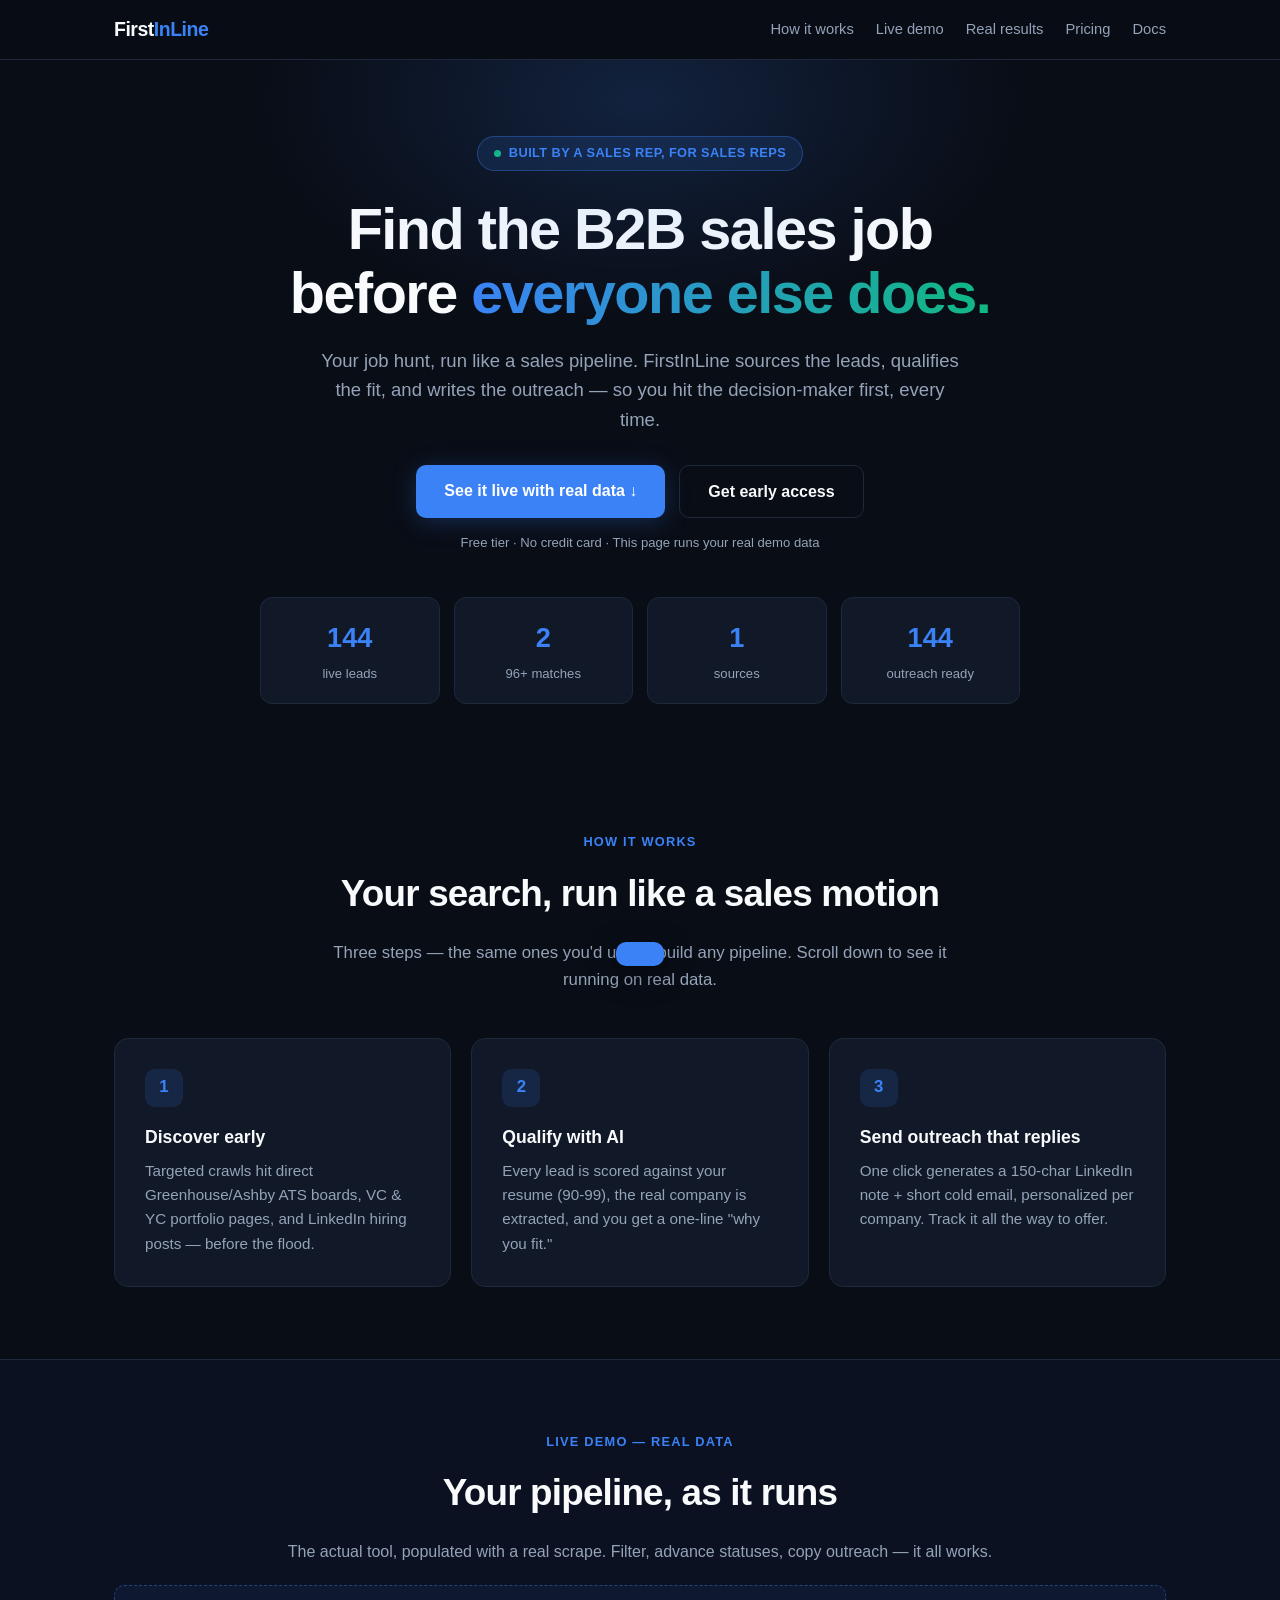
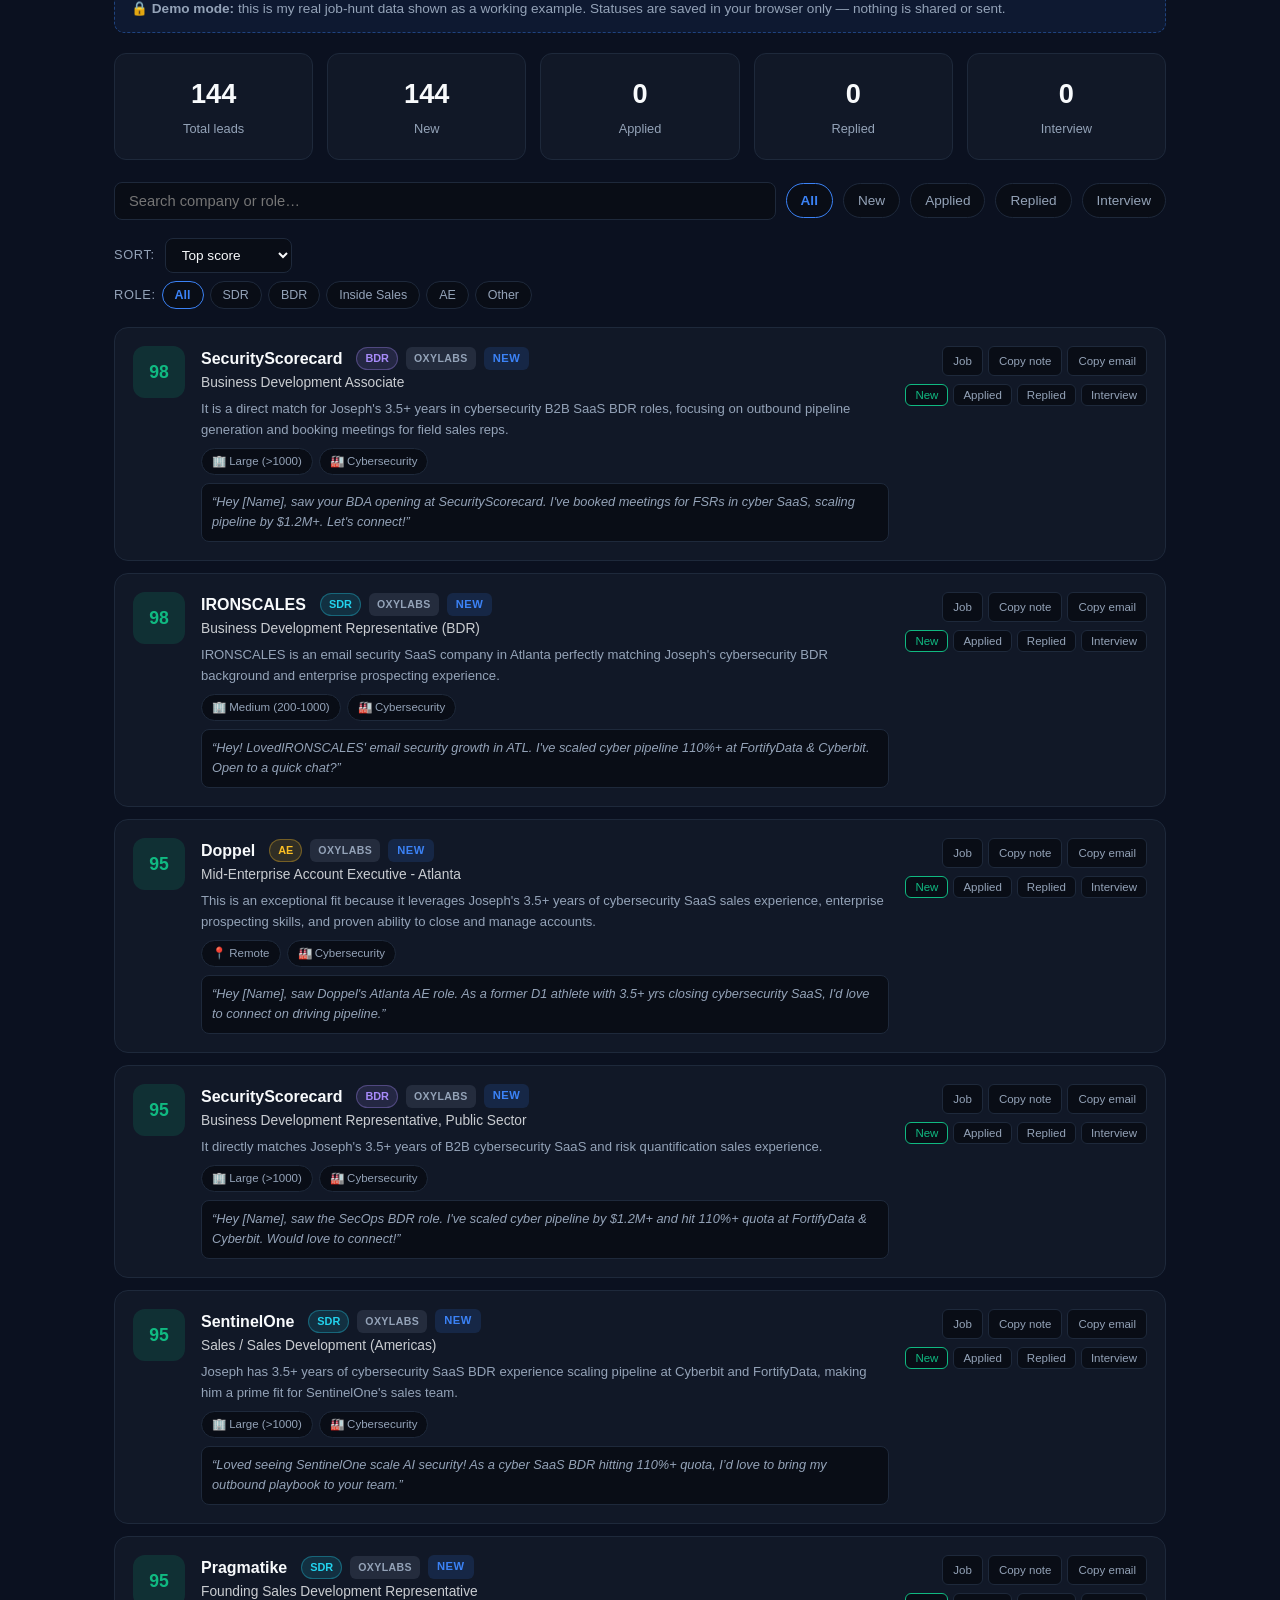
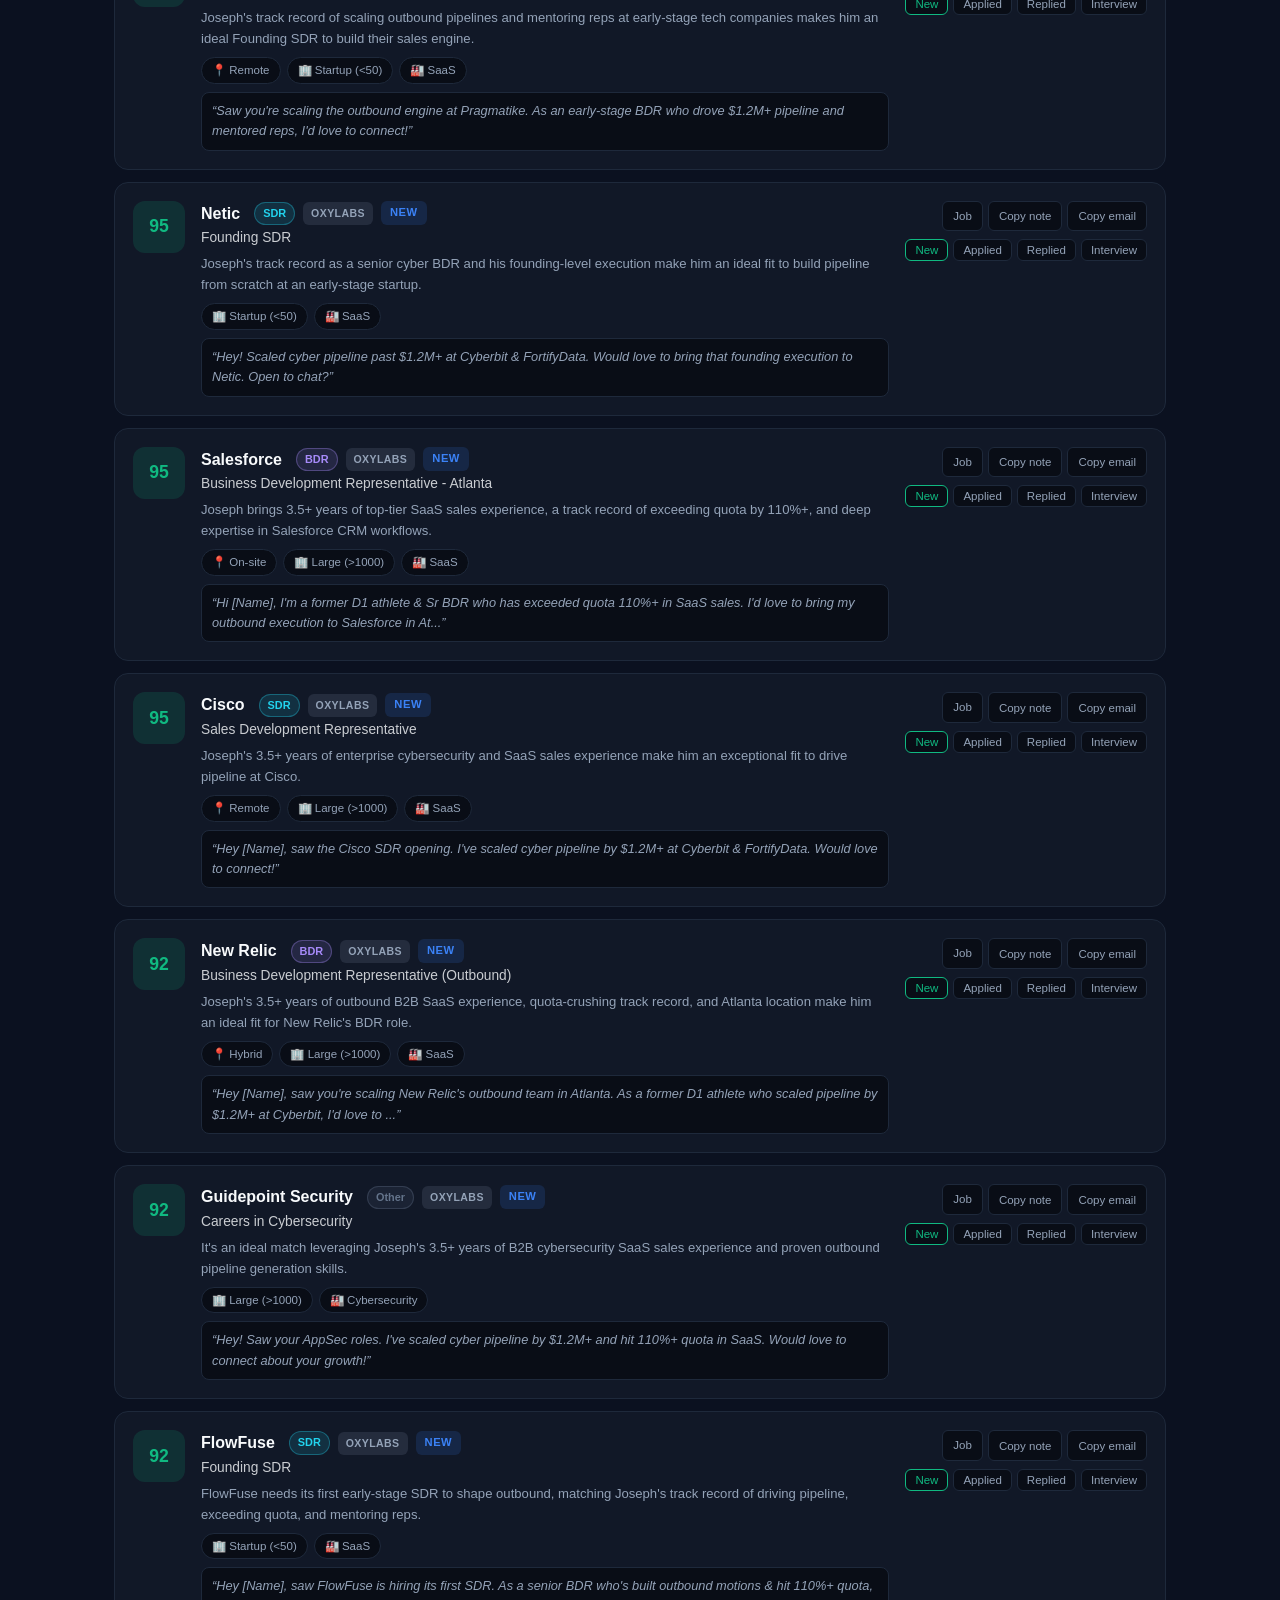
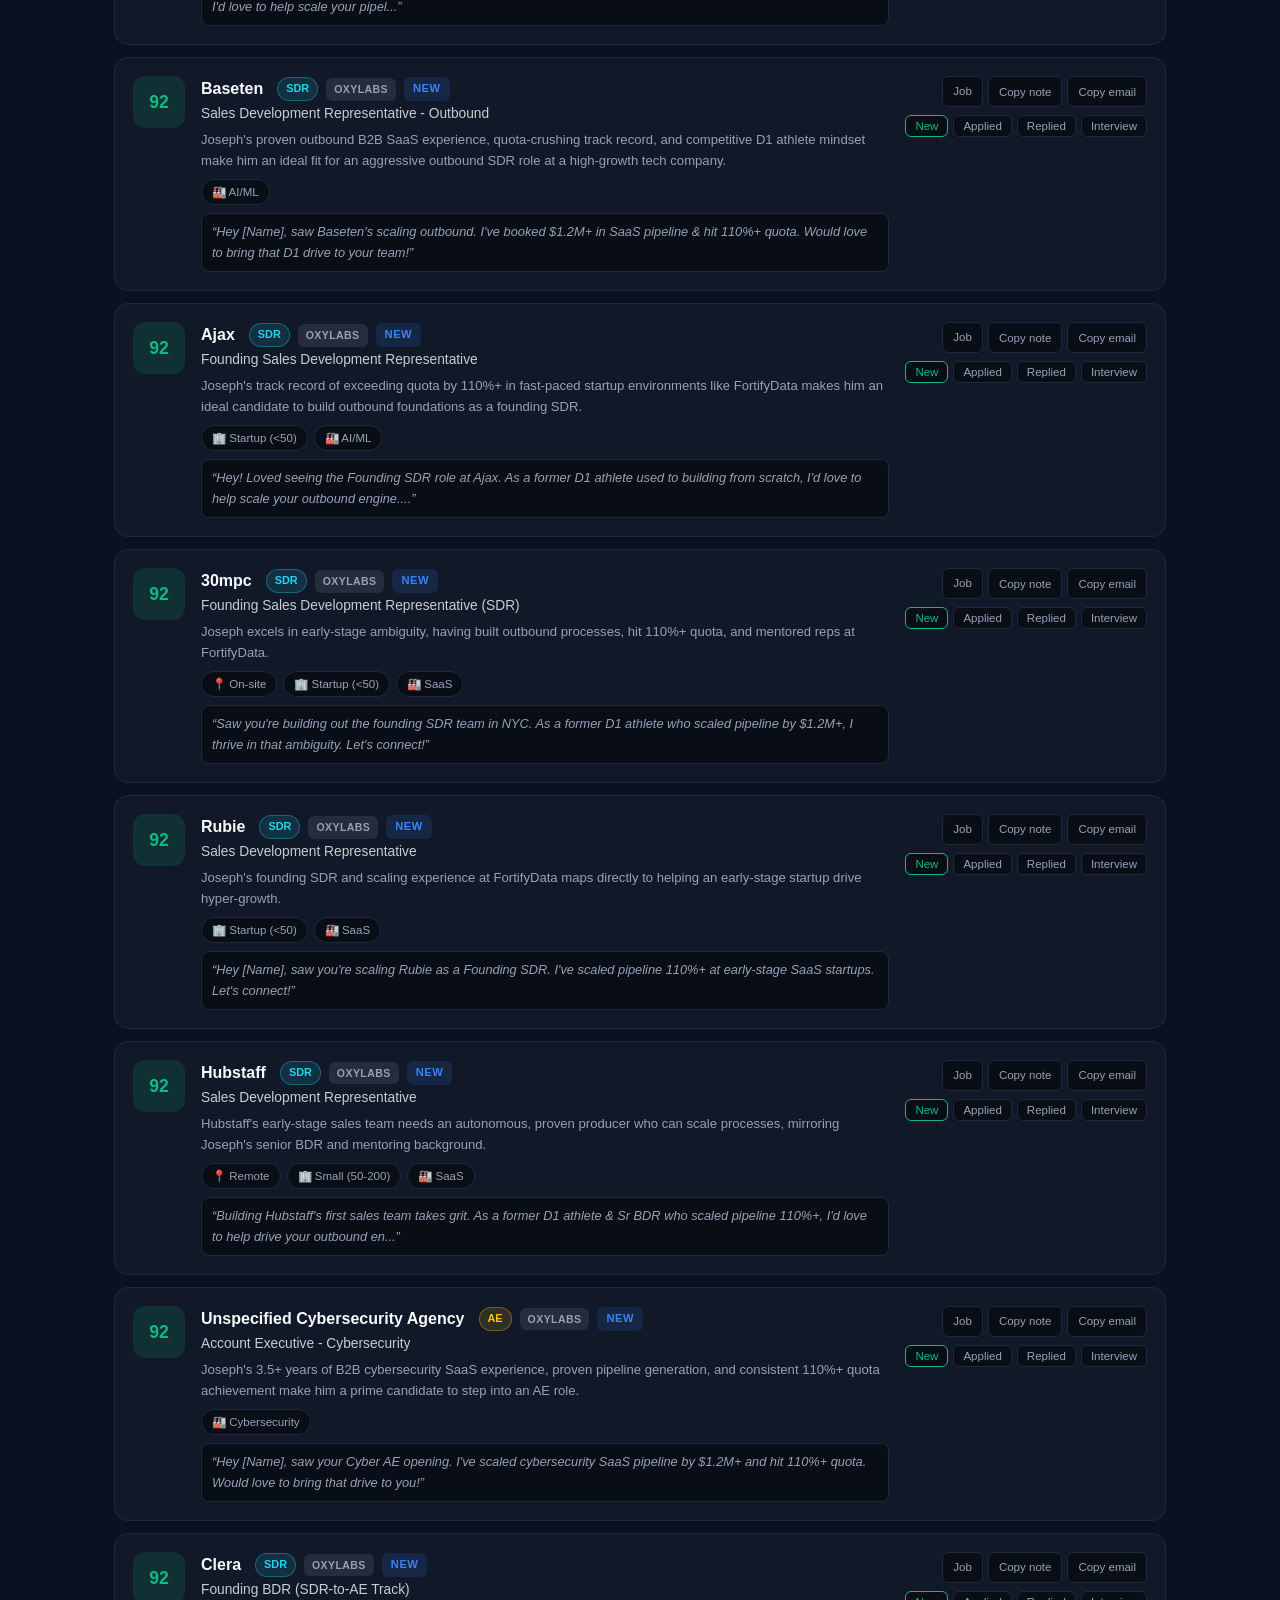
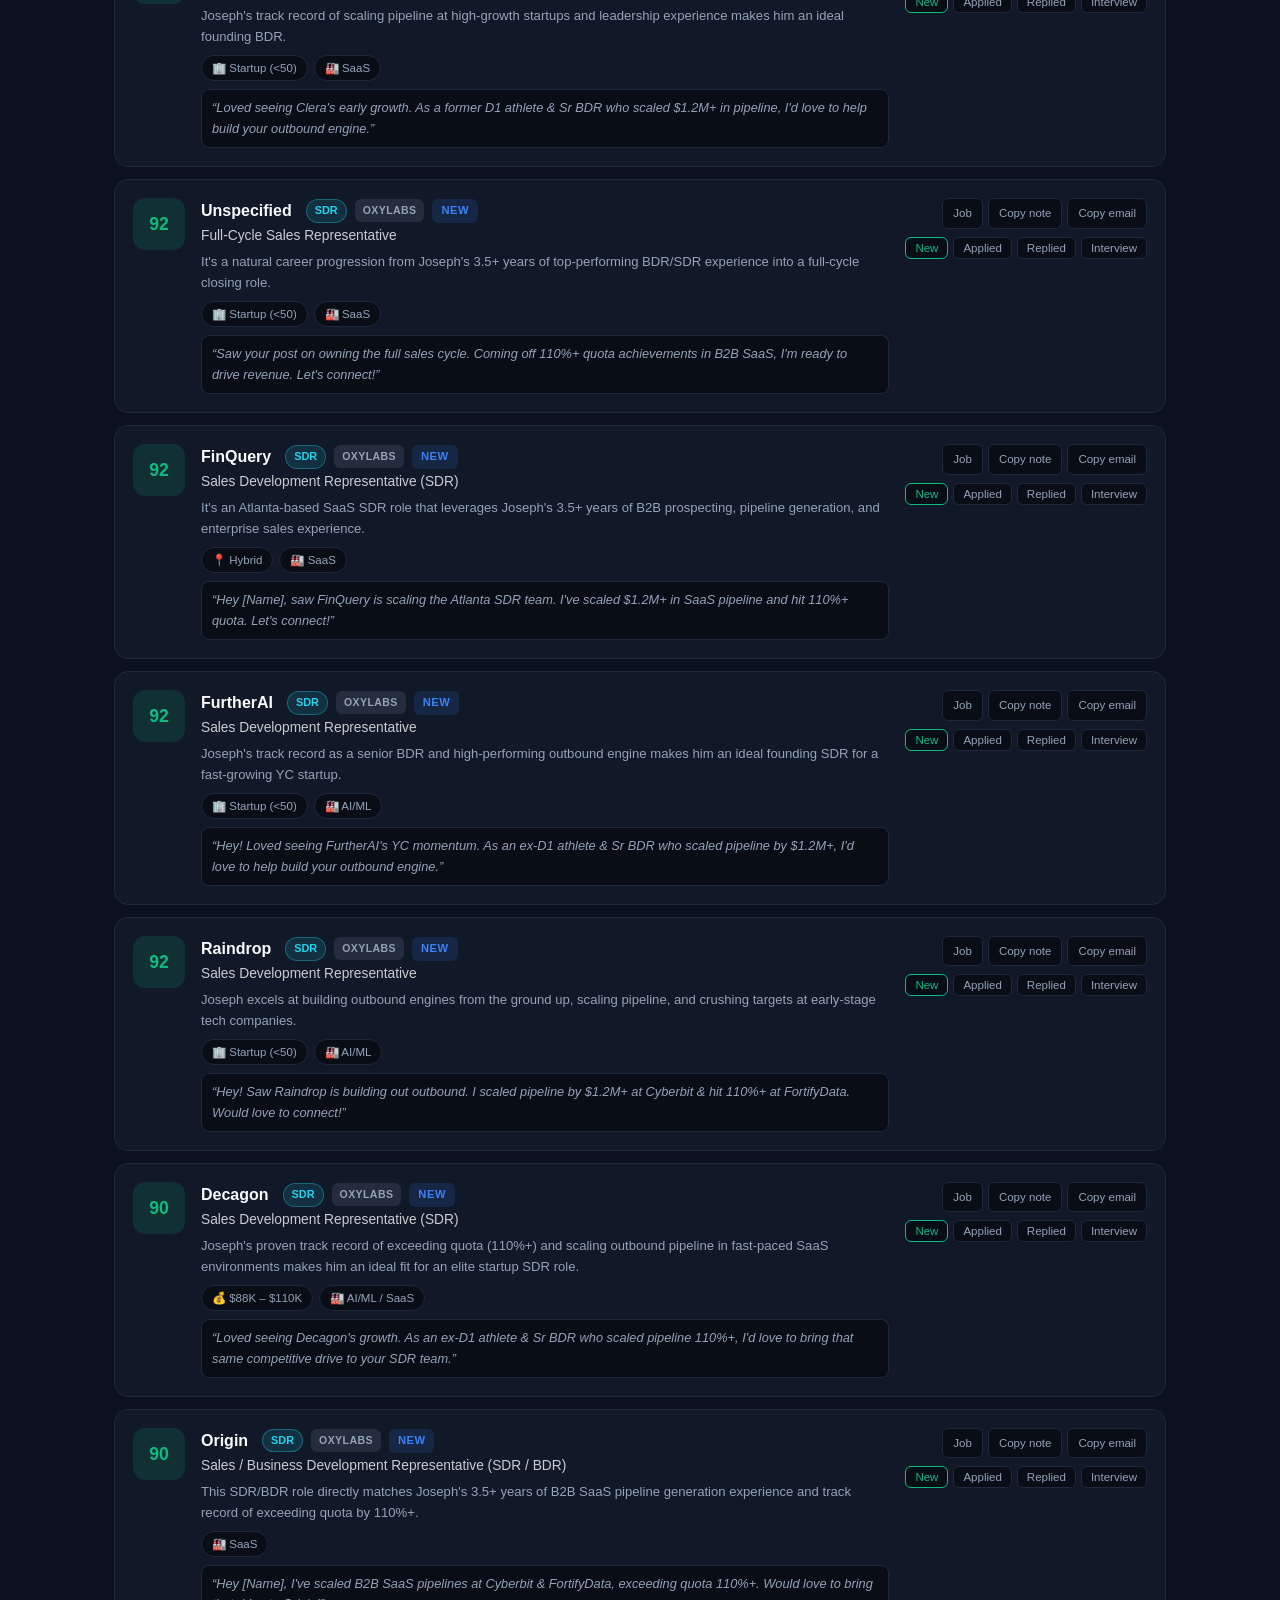
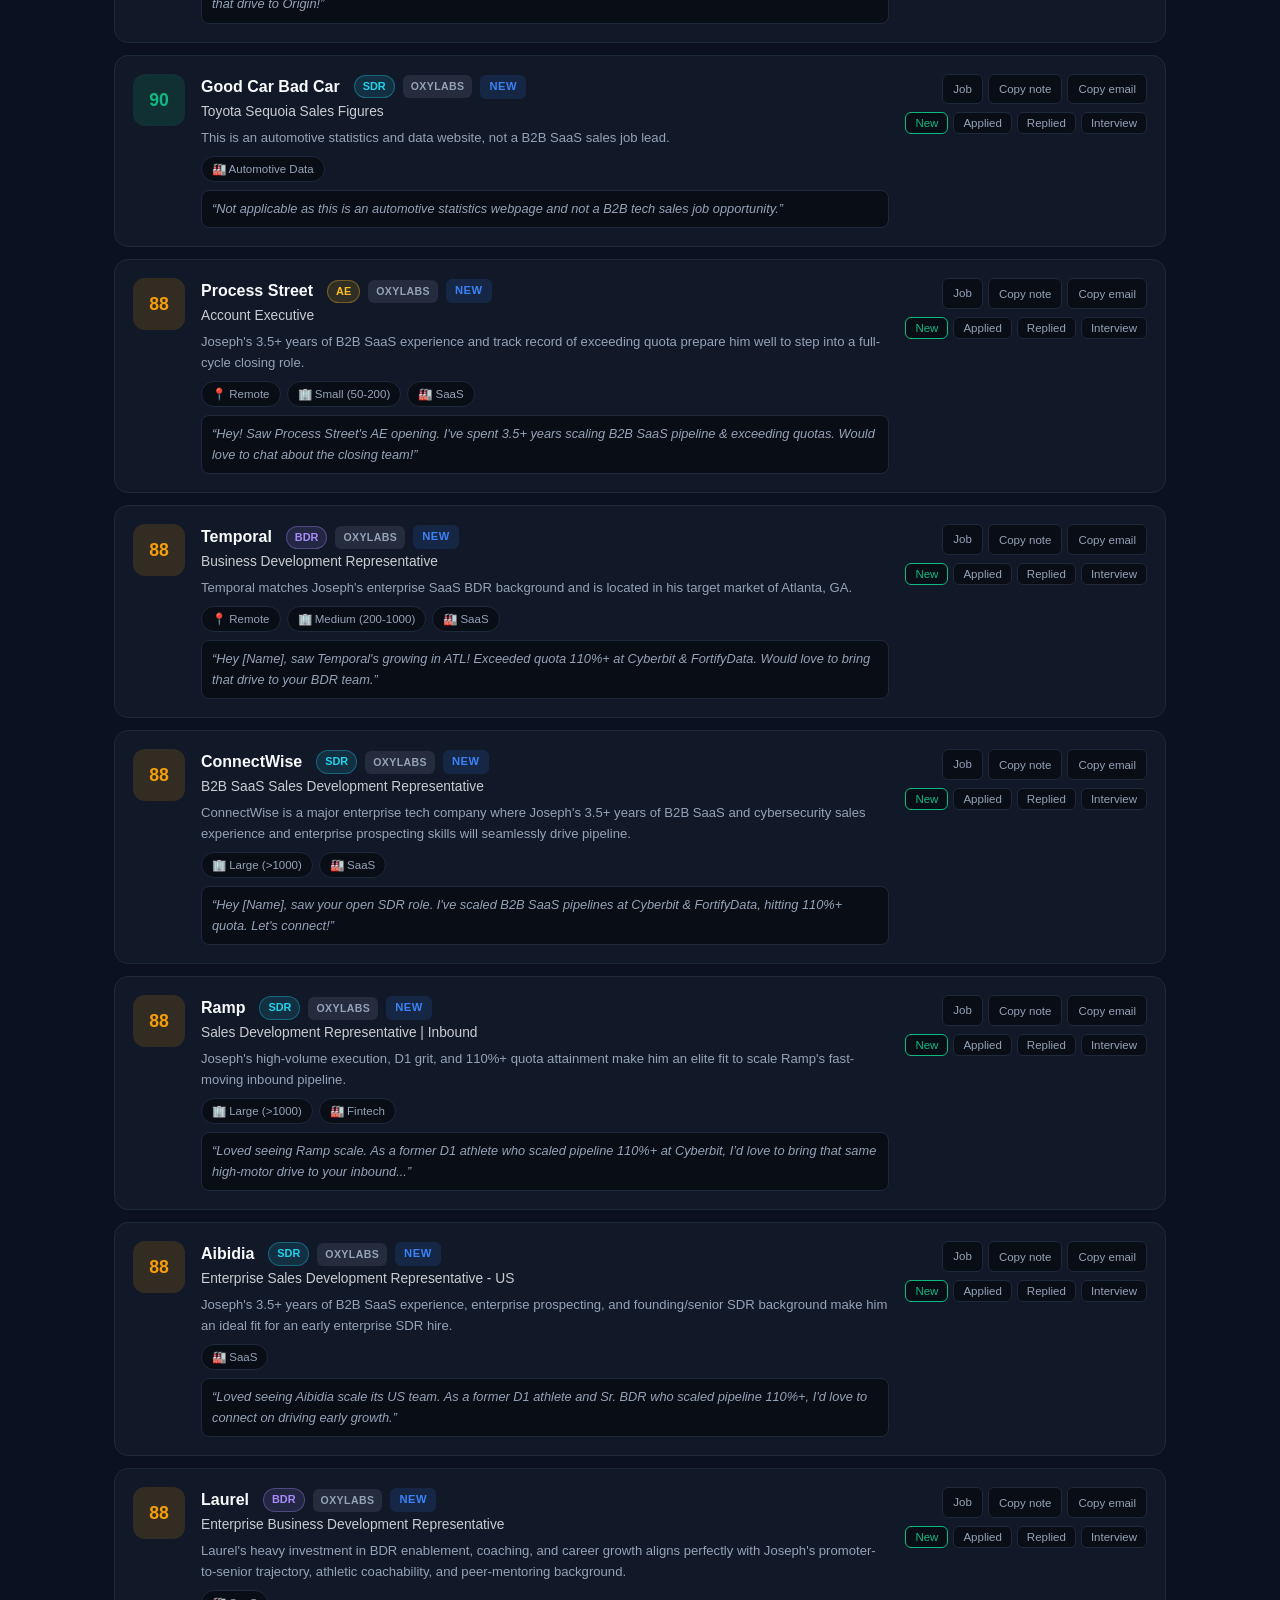
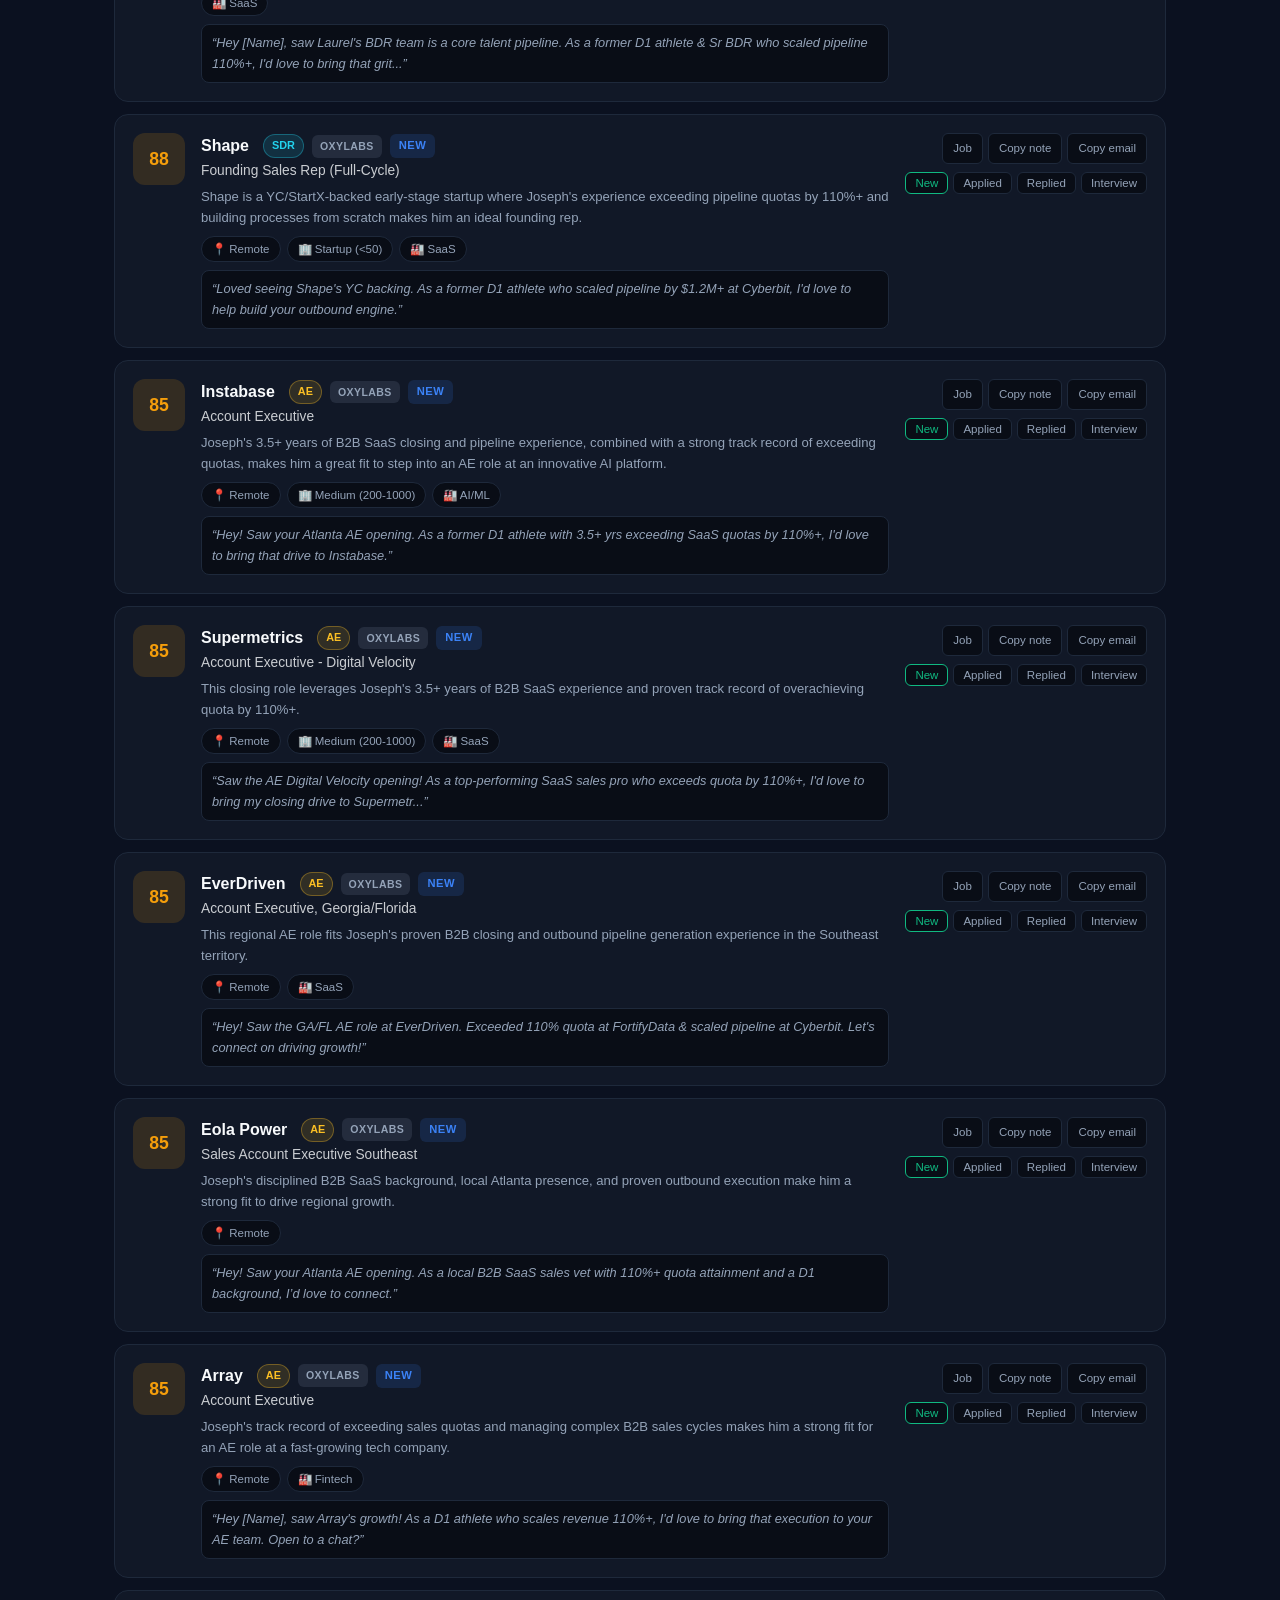
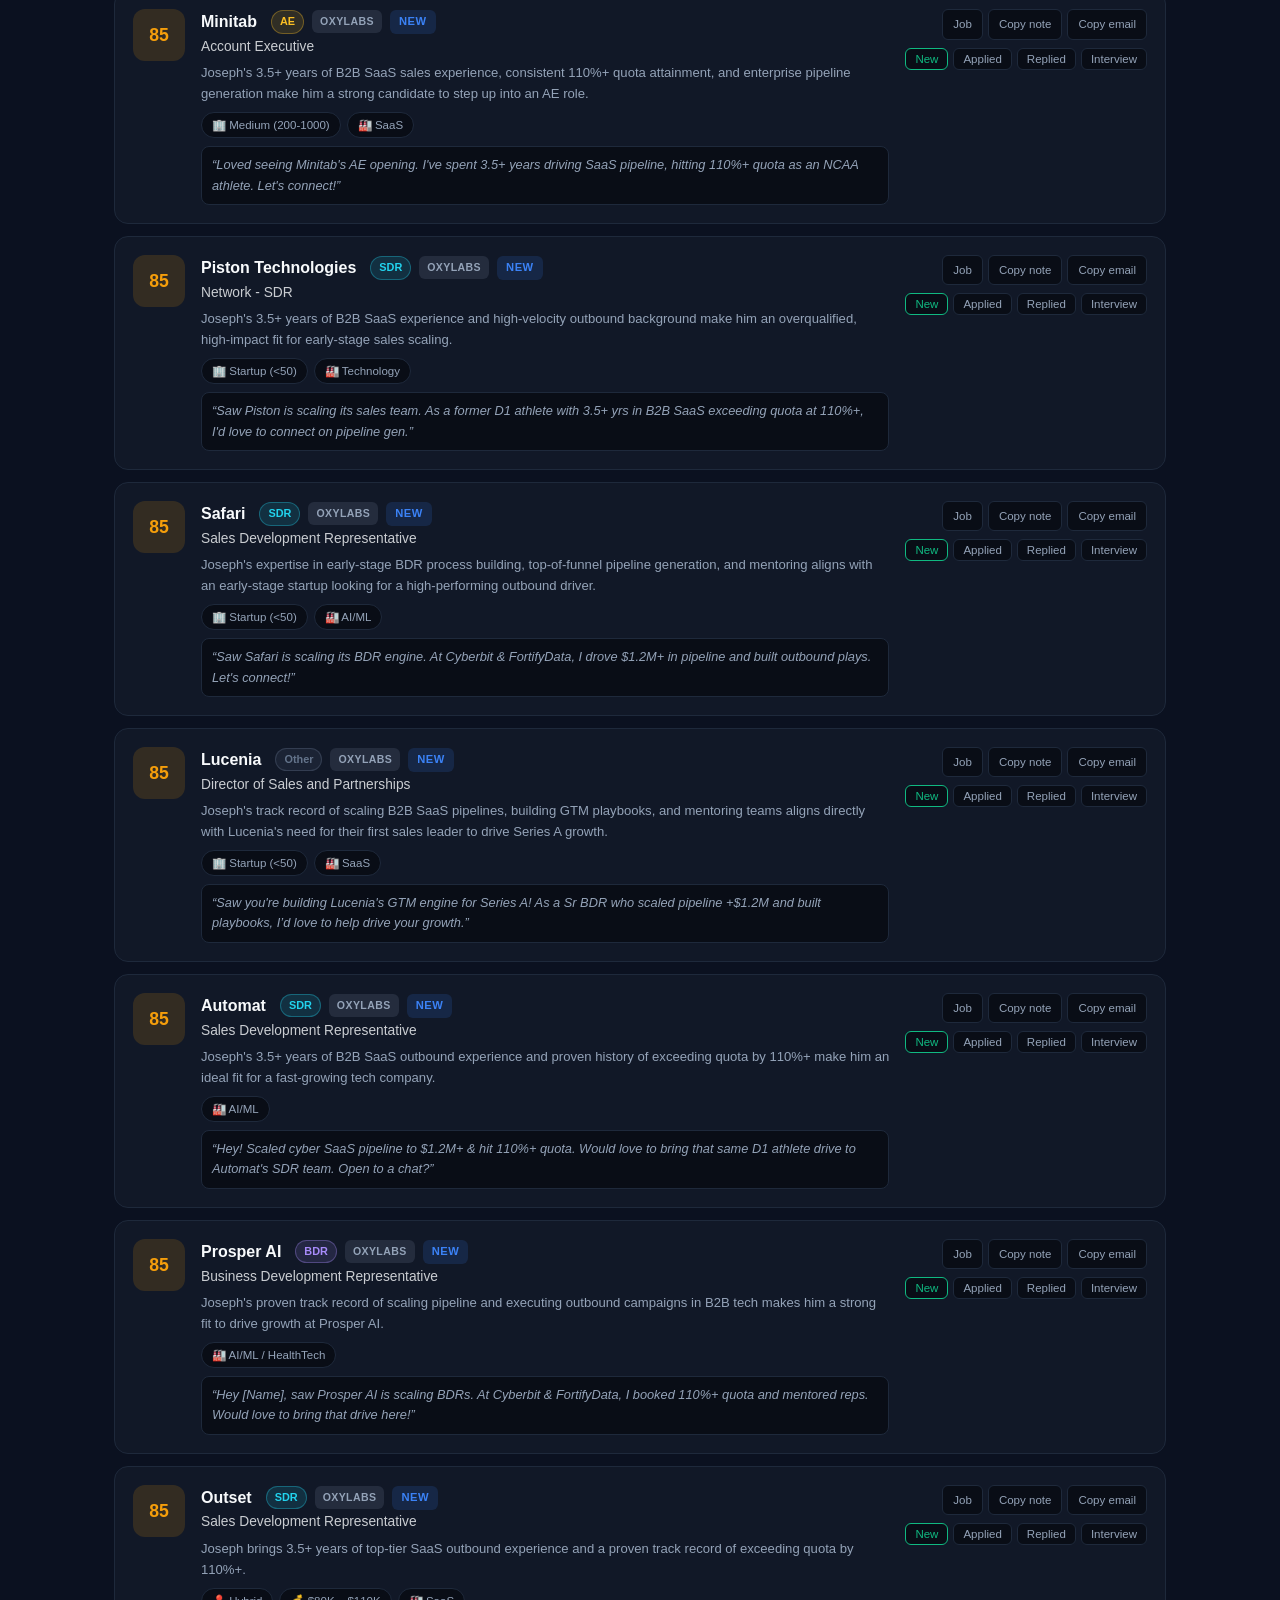
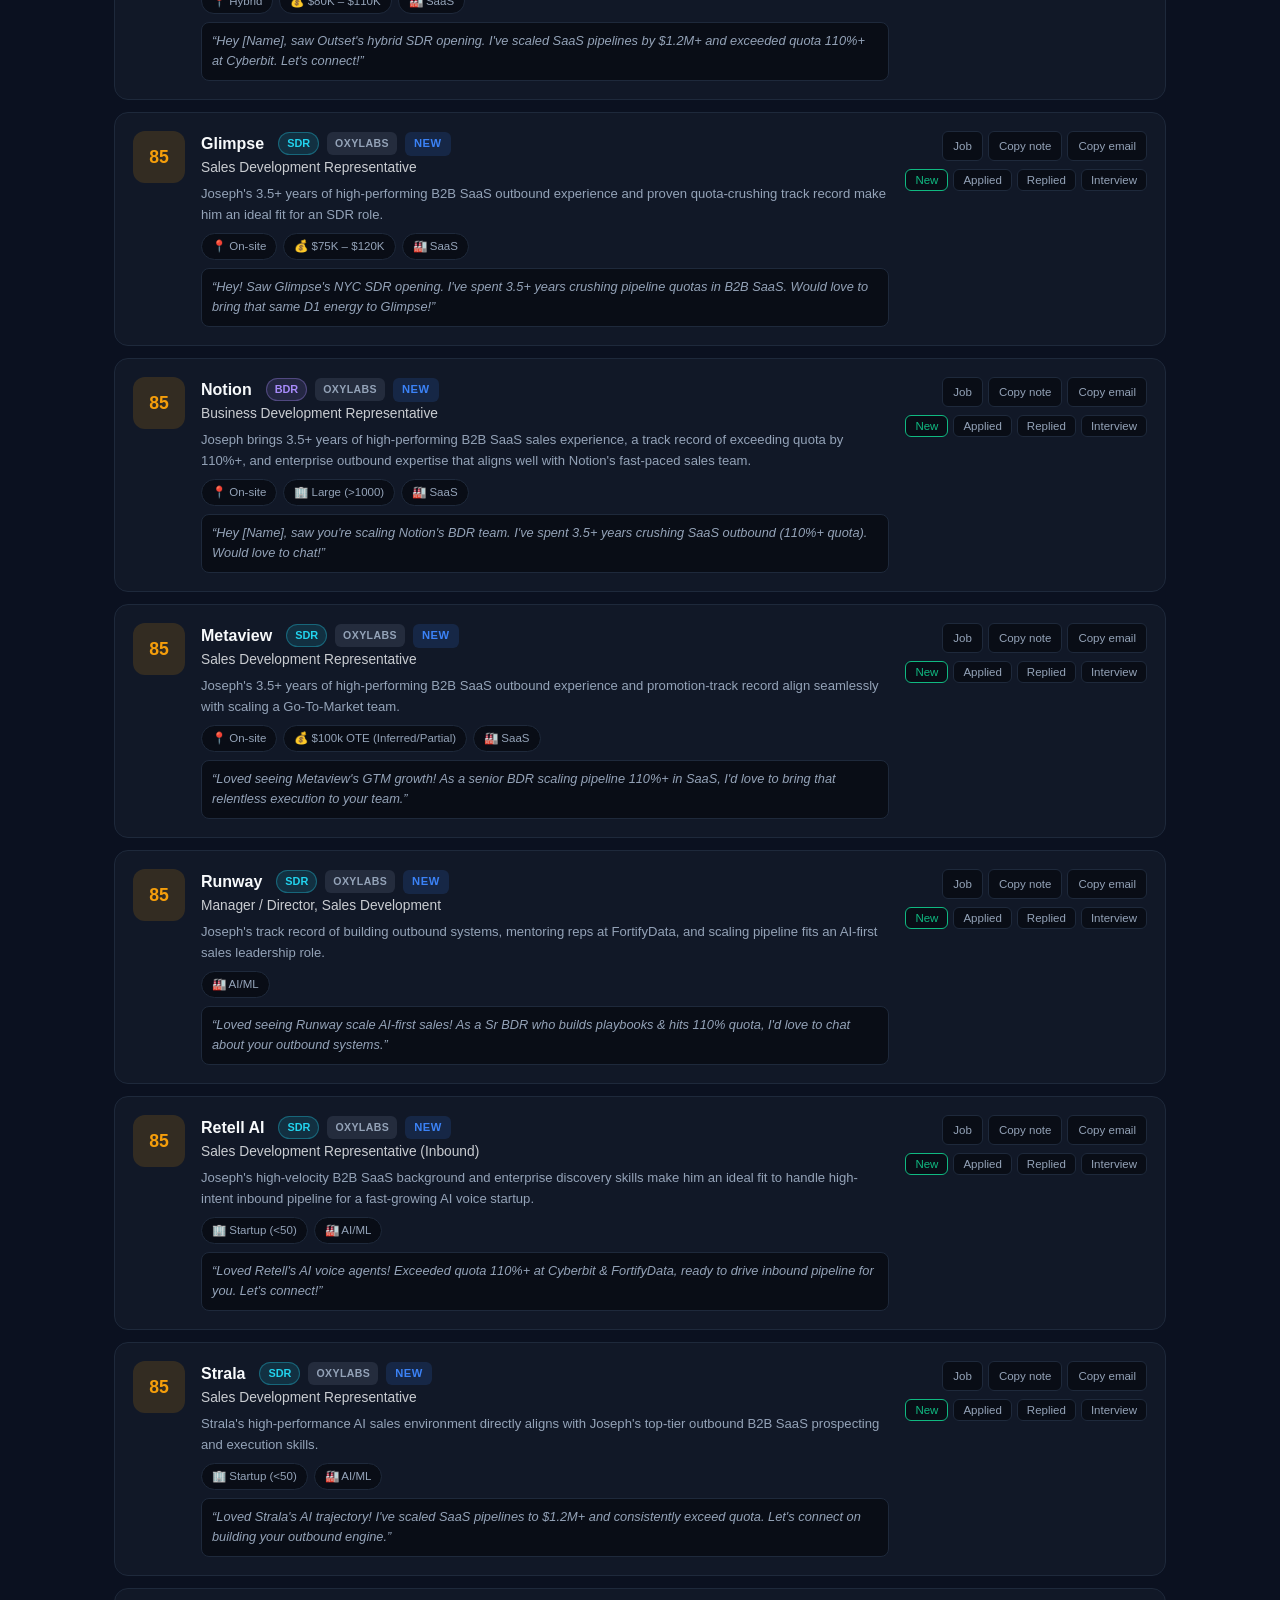
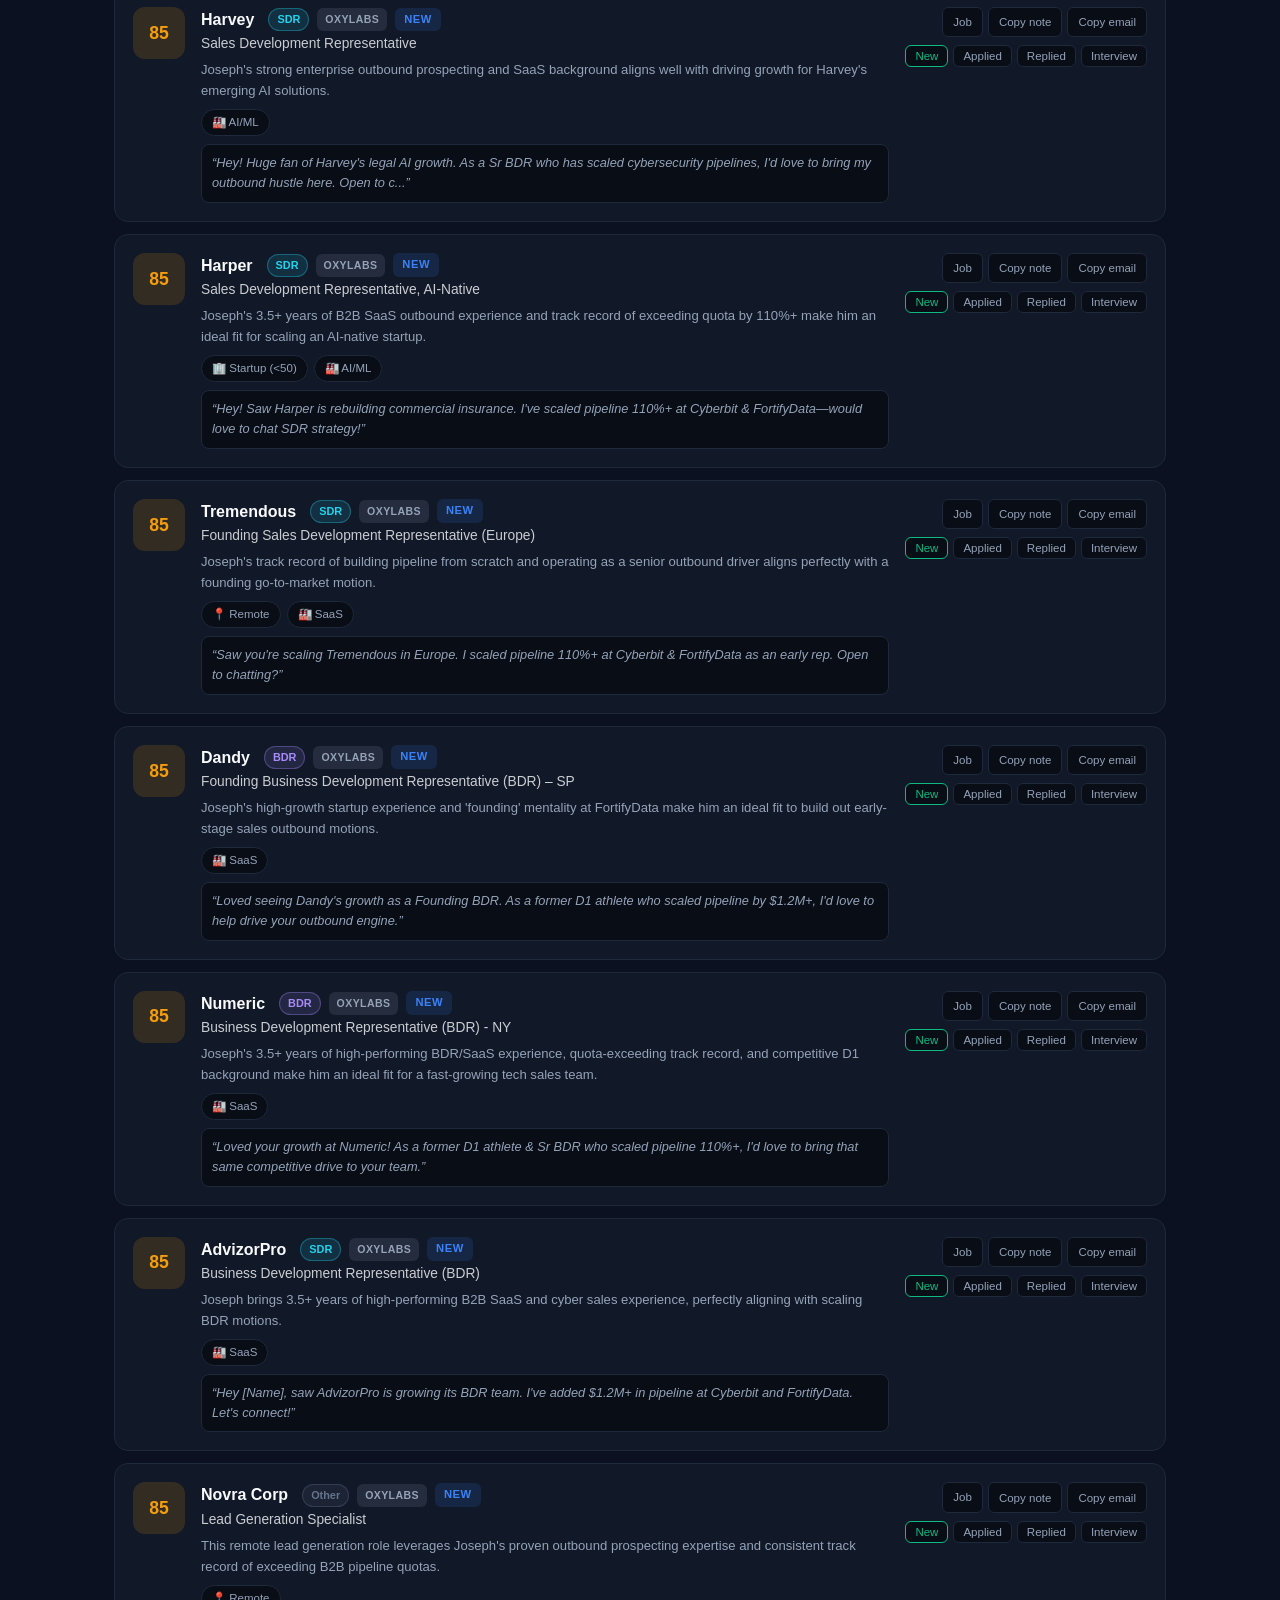
<file: index.html>
<!DOCTYPE html>
<html lang="en">
<head>
<meta charset="UTF-8">
<meta property="og:title" content="FirstInLine — Find the B2B sales job before everyone else does">
<meta property="og:description" content="Your job hunt, run like a sales pipeline. FirstInLine sources the leads, qualifies the fit, and writes the outreach — so you hit the decision-maker first, every time.">
<meta property="og:type" content="website">
<meta property="og:url" content="https://the-g-code.com/">
<meta name="twitter:card" content="summary_large_image">
<meta name="viewport" content="width=device-width, initial-scale=1.0">
<title>FirstInLine — Find the B2B sales job before everyone else does</title>
<meta name="description" content="FirstInLine finds B2B sales jobs before they flood — direct ATS postings, stealth startups, and managers hiring on LinkedIn — with AI-written outreach that gets replies.">
<link rel="stylesheet" href="/style.css">
</head>
<body>

<nav>
  <div class="nav-inner">
    <div class="logo">First<span>InLine</span></div>
    <div class="nav-links">
      <a href="#how">How it works</a>
      <a href="#app">Live demo</a>
      <a href="#case">Real results</a>
      <a href="#pricing">Pricing</a>
      <a href="/docs/" class="nav-cta">Docs</a>
    </div>
  </div>
</nav>

<header class="hero">
  <div class="wrap">
    <span class="badge"><span class="dot"></span> Built by a sales rep, for sales reps</span>
    <h1>Find the B2B sales job<br>before <span class="grad">everyone else does.</span></h1>
    <p class="sub">Your job hunt, run like a sales pipeline. FirstInLine sources the leads, qualifies the fit, and writes the outreach — so you hit the decision-maker first, every time.</p>
    <div class="cta-row">
      <a class="btn btn-primary" href="#app">See it live with real data ↓</a>
      <a class="btn btn-ghost" href="#join">Get early access</a>
    </div>
    <div class="hero-note">Free tier · No credit card · This page runs your real demo data</div>

    <div class="live-stats" id="heroStats"></div>
  </div>
</header>

<section id="how">
  <div class="wrap">
    <div class="sec-label">How it works</div>
    <h2>Your search, run like a sales motion</h2>
    <p class="sec-sub">Three steps — the same ones you'd use to build any pipeline. Scroll down to see it running on real data.</p>
    <div class="steps">
      <div class="step"><div class="step-num">1</div><h3>Discover early</h3><p>Targeted crawls hit direct Greenhouse/Ashby ATS boards, VC & YC portfolio pages, and LinkedIn hiring posts — before the flood.</p></div>
      <div class="step"><div class="step-num">2</div><h3>Qualify with AI</h3><p>Every lead is scored against your resume (90-99), the real company is extracted, and you get a one-line "why you fit."</p></div>
      <div class="step"><div class="step-num">3</div><h3>Send outreach that replies</h3><p>One click generates a 150-char LinkedIn note + short cold email, personalized per company. Track it all the way to offer.</p></div>
    </div>
  </div>
</section>

<section id="app" class="app">
  <div class="wrap">
    <div class="sec-label">Live demo — real data</div>
    <div class="app-head">
      <h2>Your pipeline, as it runs</h2>
      <div class="app-sub">The actual tool, populated with a real scrape. Filter, advance statuses, copy outreach — it all works.</div>
    </div>

    <div class="app-notice">🔒 <b>Demo mode:</b> this is my real job-hunt data shown as a working example. Statuses are saved in your browser only — nothing is shared or sent.</div>

    <div class="stats-row" id="statsRow"></div>

    <div class="app-controls">
      <input class="search" id="search" type="text" placeholder="Search company or role…">
      <button class="chip active" data-status="all">All</button>
      <button class="chip" data-status="new">New</button>
      <button class="chip" data-status="applied">Applied</button>
      <button class="chip" data-status="replied">Replied</button>
      <button class="chip" data-status="interview">Interview</button>
    </div>
    <div class="app-controls sort-controls">
      <span class="role-label">Sort:</span>
      <select id="sortSel" class="sort-select">
        <option value="score">Top score</option>
        <option value="source">Source found</option>
        <option value="newest">Newest first</option>
      </select>
    </div>
    <div class="app-controls role-controls">
      <span class="role-label">Role:</span>
      <button class="chip role-chip active" data-role="all">All</button>
      <button class="chip role-chip" data-role="sdr">SDR</button>
      <button class="chip role-chip" data-role="bdr">BDR</button>
      <button class="chip role-chip" data-role="inside">Inside Sales</button>
      <button class="chip role-chip" data-role="ae">AE</button>
      <button class="chip role-chip" data-role="other">Other</button>
    </div>

    <div id="leadList"></div>
    <div class="empty" id="empty" style="display:none;">No leads match this view.</div>
  </div>
</section>

<section id="case">
  <div class="wrap">
    <div class="sec-label">Real results</div>
    <h2>What the signal finds</h2>
    <p class="sec-sub">Actual leads from an actual run — the early, high-value stuff generic boards never surface.</p>
    <div class="case">
      <div class="case-card">
        <span class="badge2 b-green">Bullseye</span>
        <h3>RASPIRE (YC)</h3>
        <p>No-code runtime security for mobile apps. AI-configured defenses against tampering, hooking, and reverse engineering — the exact territory a security researcher can demo better than the sales team.</p>
        <div class="move"><b>Move:</b> no public role posted → pitched the founding-GTM role direct to the CTO. Zero competition.</div>
      </div>
      <div class="case-card">
        <span class="badge2 b-blue">Insider edge</span>
        <h3>Lanesurf (YC) — $160-170K OTE</h3>
        <p>AI agents that book freight loads in minutes, backed by General Catalyst, YC, and Jawed Karim. Founding SDR, interview process published.</p>
        <div class="move"><b>Found early:</b> surfaced before it hit mainstream boards. Process is public: founders → assignment → offer.</div>
      </div>
      <div class="case-card">
        <span class="badge2 b-gold">Signal</span>
        <h3>Adaptive Security — BDR (97)</h3>
        <p>Direct Ashby posting, cybersecurity, remote. Highest match score in the run.</p>
        <div class="move"><b>Outreach:</b> ready-to-send 150-char note, drafted by AI. First in line, not buried in a pile.</div>
      </div>
    </div>
  </div>
</section>

<section id="pricing" style="background: var(--bg2);">
  <div class="wrap">
    <div class="sec-label">Pricing</div>
    <h2>Simple. And honest.</h2>
    <p class="sec-sub">Free to start. Pro when you're serious. Cancel anytime.</p>
    <div class="pricing">
      <div class="plan">
        <h3>Free</h3>
        <div class="price">$0</div>
        <div class="perk">For getting a feel for the signal.</div>
        <ul>
          <li><b>5 leads</b> per run</li>
          <li><b>Weekly</b> discovery runs</li>
          <li>Basic application tracker</li>
          <li>Email digest</li>
        </ul>
        <a class="btn btn-ghost" href="/try.html">Join free</a>
      </div>
      <div class="plan pop">
        <div class="tag">Launch price</div>
        <h3>Pro</h3>
        <div class="price">$19 <small>/mo</small></div>
        <div class="perk">For the serious search. Launch price, goes to $29.</div>
        <ul>
          <li><b>Unlimited leads</b> per run</li>
          <li><b>Daily</b> discovery runs</li>
          <li><b>AI outreach generator</b> — notes + emails</li>
          <li>Full pipeline CRM</li>
          <li>Hiring-manager searches</li>
          <li>Priority support</li>
        </ul>
        <a class="btn btn-primary" href="#join">Get Pro at launch</a>
      </div>
    </div>
  </div>
</section>

<section id="join">
  <div class="wrap">
    <div class="cta-box">
      <img alt="" style="display:none;">
      <h2>Coming soon.</h2>
      <p>This page is the working product with real data. When you're ready to productize it for others, drop your email and I'll take it from there.</p>
      <form id="waitlistForm" style="display:flex; gap:10px; max-width:440px; margin:0 auto; flex-wrap:wrap;">
        <input id="wlEmail" type="email" required placeholder="you@company.com" style="flex:1; min-width:200px; background:#0b1120; border:1px solid #1e293b; color:#f8fafc; padding:13px 16px; border-radius:10px; font-size:.95rem;">
        <button class="btn btn-primary" type="submit">Notify me</button>
      </form>
      <p style="font-size:.8rem; color:var(--muted); margin-top:14px;">Working product — your email is saved to the backend and goes straight to me.</p>
    </div>
  </div>
</section>

<footer>
  <div class="f-links">
    <a href="#how">How it works</a>
    <a href="#app">Live demo</a>
    <a href="#case">Results</a>
    <a href="#pricing">Pricing</a>
    <a href="/docs/">Docs & downloads</a>
  </div>
  <p>FirstInLine — demo build · <a href="mailto:josephg0407@proton.me">josephg0407@proton.me</a> · <a href="https://github.com/JGoyd">github.com/JGoyd</a> · <a href="/download/resume">Resume (PDF)</a></p>
  <p style="margin-top:6px; font-size:.78rem;">© 2026 FirstInLine · Working name · Demo only, not for public distribution</p>
</footer>

<div class="toast" id="toast"></div>

<script>
const LEADS = [
{
"co": "SecurityScorecard",
"title": "Business Development Associate",
"score": 98,
"source": "oxylabs",
"category": "Greenhouse - Cybersecurity/SaaS",
"why": "It is a direct match for Joseph's 3.5+ years in cybersecurity B2B SaaS BDR roles, focusing on outbound pipeline generation and booking meetings for field sales reps.",
"note": "Hey [Name], saw your BDA opening at SecurityScorecard. I've booked meetings for FSRs in cyber SaaS, scaling pipeline by $1.2M+. Let's connect!",
"url": "https://job-boards.greenhouse.io/securityscorecard/jobs/8012738",
"recruiter": "#",
"manager": "#",
"remote": "Remote status not specified",
"salary": "Salary not specified",
"company_size": "Large (>1000)",
"industry": "Cybersecurity",
"tech_stack": "Unspecified",
"outreach_email": "Hi [Name],\n\nI hope you're having a great week. I’ve been following SecurityScorecard’s leadership in cyber risk ratings and wanted to reach out regarding the Business Development Associate role.\n\nW...",
"role_type": "bdr"
},
{
"co": "IRONSCALES",
"title": "Business Development Representative (BDR)",
"score": 98,
"source": "oxylabs",
"category": "LinkedIn - Hiring Posts",
"why": "IRONSCALES is an email security SaaS company in Atlanta perfectly matching Joseph's cybersecurity BDR background and enterprise prospecting experience.",
"note": "Hey! LovedIRONSCALES' email security growth in ATL. I've scaled cyber pipeline 110%+ at FortifyData & Cyberbit. Open to a quick chat?",
"url": "https://www.linkedin.com/jobs/sdr-jobs-atlanta-ga",
"recruiter": "#",
"manager": "#",
"remote": "Remote status not specified",
"salary": "Salary not specified",
"company_size": "Medium (200-1000)",
"industry": "Cybersecurity",
"tech_stack": "Salesforce",
"outreach_email": "Hi [Hiring Manager Name],\n\nI’ve been following IRONSCALES' rapid growth in the email security space and love your innovative approach to protecting enterprises from advanced phishing threats. \n\nWit...",
"role_type": "sdr"
},
{
"co": "Doppel",
"title": "Mid-Enterprise Account Executive - Atlanta",
"score": 95,
"source": "oxylabs",
"category": "Greenhouse - SDR/AE",
"why": "This is an exceptional fit because it leverages Joseph's 3.5+ years of cybersecurity SaaS sales experience, enterprise prospecting skills, and proven ability to close and manage accounts.",
"note": "Hey [Name], saw Doppel's Atlanta AE role. As a former D1 athlete with 3.5+ yrs closing cybersecurity SaaS, I'd love to connect on driving pipeline.",
"url": "https://job-boards.greenhouse.io/doppel/jobs/4253575009",
"recruiter": "#",
"manager": "#",
"remote": "Remote",
"salary": "Salary not specified",
"company_size": "Company size not specified",
"industry": "Cybersecurity",
"tech_stack": "Unspecified",
"outreach_email": "Hi [Name],\n\nI’ve been following Doppel’s growth in the security space and noticed the Mid-Enterprise AE opening in Atlanta. With over 3.5 years of B2B SaaS and cybersecurity sales experience—includ...",
"role_type": "ae"
},
{
"co": "SecurityScorecard",
"title": "Business Development Representative, Public Sector",
"score": 95,
"source": "oxylabs",
"category": "Greenhouse - Cybersecurity/SaaS",
"why": "It directly matches Joseph's 3.5+ years of B2B cybersecurity SaaS and risk quantification sales experience.",
"note": "Hey [Name], saw the SecOps BDR role. I've scaled cyber pipeline by $1.2M+ and hit 110%+ quota at FortifyData & Cyberbit. Would love to connect!",
"url": "https://job-boards.greenhouse.io/securityscorecard/jobs/8124625",
"recruiter": "#",
"manager": "#",
"remote": "Remote status not specified",
"salary": "Salary not specified",
"company_size": "Large (>1000)",
"industry": "Cybersecurity",
"tech_stack": "Unspecified",
"outreach_email": "Hi [Name],\n\nI hope you're having a great week.\n\nI’ve been following SecurityScorecard’s leadership in cyber risk ratings and noticed your open Public Sector BDR role. With over 3.5 years of B2B Saa...",
"role_type": "bdr"
},
{
"co": "SentinelOne",
"title": "Sales / Sales Development (Americas)",
"score": 95,
"source": "oxylabs",
"category": "Greenhouse - Cybersecurity/SaaS",
"why": "Joseph has 3.5+ years of cybersecurity SaaS BDR experience scaling pipeline at Cyberbit and FortifyData, making him a prime fit for SentinelOne's sales team.",
"note": "Loved seeing SentinelOne scale AI security! As a cyber SaaS BDR hitting 110%+ quota, I’d love to bring my outbound playbook to your team.",
"url": "https://job-boards.greenhouse.io/sentinellabs/jobs/6284948003",
"recruiter": "#",
"manager": "#",
"remote": "Remote status not specified",
"salary": "Salary not specified",
"company_size": "Large (>1000)",
"industry": "Cybersecurity",
"tech_stack": "AI-Powered Security",
"outreach_email": "Hi [Name],\n\nI’ve been following SentinelOne’s rapid growth in AI-powered cybersecurity and love your approach to endpoint protection.\n\nWith 3.5+ years of B2B SaaS cybersecurity sales experience—inc...",
"role_type": "sdr"
},
{
"co": "Pragmatike",
"title": "Founding Sales Development Representative",
"score": 95,
"source": "oxylabs",
"category": "Ashby - Founding/Growth",
"why": "Joseph's track record of scaling outbound pipelines and mentoring reps at early-stage tech companies makes him an ideal Founding SDR to build their sales engine.",
"note": "Saw you're scaling the outbound engine at Pragmatike. As an early-stage BDR who drove $1.2M+ pipeline and mentored reps, I'd love to connect!",
"url": "https://jobs.ashbyhq.com/pragmatike/8c273e1d-2071-4456-a18c-daba16d1bb33",
"recruiter": "#",
"manager": "#",
"remote": "Remote",
"salary": "Salary not specified",
"company_size": "Startup (<50)",
"industry": "SaaS",
"tech_stack": "Unspecified",
"outreach_email": "Hi there,\n\nI noticed Pragmatike is scaling up its outbound sales engine and looking for a Founding SDR to drive early growth. \n\nWith 3.5+ years of B2B SaaS and cybersecurity sales experience—includ...",
"role_type": "sdr"
},
{
"co": "Netic",
"title": "Founding SDR",
"score": 95,
"source": "oxylabs",
"category": "Ashby - Founding/Growth",
"why": "Joseph's track record as a senior cyber BDR and his founding-level execution make him an ideal fit to build pipeline from scratch at an early-stage startup.",
"note": "Hey! Scaled cyber pipeline past $1.2M+ at Cyberbit & FortifyData. Would love to bring that founding execution to Netic. Open to chat?",
"url": "https://jobs.ashbyhq.com/netic/58acae5c-c9fe-49a5-86e2-c8dd858fffa3",
"recruiter": "#",
"manager": "#",
"remote": "Remote status not specified",
"salary": "Salary not specified",
"company_size": "Startup (<50)",
"industry": "SaaS",
"tech_stack": "Unspecified",
"outreach_email": "Hi team,\n\nI’ve been tracking Netic's growth and noticed you are scaling out your founding SDR team. With 3.5+ years of B2B SaaS and cybersecurity experience—including generating $1.2M+ in pipeline ...",
"role_type": "sdr"
},
{
"co": "Salesforce",
"title": "Business Development Representative - Atlanta",
"score": 95,
"source": "oxylabs",
"category": "LinkedIn - Hiring Posts",
"why": "Joseph brings 3.5+ years of top-tier SaaS sales experience, a track record of exceeding quota by 110%+, and deep expertise in Salesforce CRM workflows.",
"note": "Hi [Name], I'm a former D1 athlete & Sr BDR who has exceeded quota 110%+ in SaaS sales. I'd love to bring my outbound execution to Salesforce in At...",
"url": "https://www.linkedin.com/jobs/view/business-development-representative-atlanta-at-salesforce-4414687434",
"recruiter": "#",
"manager": "#",
"remote": "On-site",
"salary": "Salary not specified",
"company_size": "Large (>1000)",
"industry": "SaaS",
"tech_stack": "Salesforce",
"outreach_email": "Hi [Name],\n\nI’ve been following Salesforce’s continued growth in Atlanta and wanted to connect. As a former D1 athlete from Georgia Southern with 3.5+ years of B2B SaaS sales experience, I know wha...",
"role_type": "bdr"
},
{
"co": "Cisco",
"title": "Sales Development Representative",
"score": 95,
"source": "oxylabs",
"category": "LinkedIn - Sales Roles",
"why": "Joseph's 3.5+ years of enterprise cybersecurity and SaaS sales experience make him an exceptional fit to drive pipeline at Cisco.",
"note": "Hey [Name], saw the Cisco SDR opening. I've scaled cyber pipeline by $1.2M+ at Cyberbit & FortifyData. Would love to connect!",
"url": "https://www.linkedin.com/jobs/sales-development-representative-%28saas%29-jobs",
"recruiter": "#",
"manager": "#",
"remote": "Remote",
"salary": "Salary not specified",
"company_size": "Large (>1000)",
"industry": "SaaS",
"tech_stack": "Unspecified",
"outreach_email": "Hi [Name],\n\nI’ve been following Cisco’s leadership in enterprise SaaS and security, and I noticed your team is scaling the SDR organization. With over 3.5 years of B2B SaaS and cybersecurity sales ...",
"role_type": "sdr"
},
{
"co": "New Relic",
"title": "Business Development Representative (Outbound)",
"score": 92,
"source": "oxylabs",
"category": "Greenhouse - SDR/AE",
"why": "Joseph's 3.5+ years of outbound B2B SaaS experience, quota-crushing track record, and Atlanta location make him an ideal fit for New Relic's BDR role.",
"note": "Hey [Name], saw you're scaling New Relic's outbound team in Atlanta. As a former D1 athlete who scaled pipeline by $1.2M+ at Cyberbit, I'd love to ...",
"url": "http://job-boards.greenhouse.io/newrelic/jobs/5287663008",
"recruiter": "#",
"manager": "#",
"remote": "Hybrid",
"salary": "Salary not specified",
"company_size": "Large (>1000)",
"industry": "SaaS",
"tech_stack": "Unspecified",
"outreach_email": "Hi [Name],\n\nI’ve been following New Relic’s growth in the observability space and noticed your team is scaling outbound operations in Atlanta. With over 3.5 years of B2B SaaS sales experience, I re...",
"role_type": "bdr"
},
{
"co": "Guidepoint Security",
"title": "Careers in Cybersecurity",
"score": 92,
"source": "oxylabs",
"category": "Greenhouse - Cybersecurity/SaaS",
"why": "It's an ideal match leveraging Joseph's 3.5+ years of B2B cybersecurity SaaS sales experience and proven outbound pipeline generation skills.",
"note": "Hey! Saw your AppSec roles. I've scaled cyber pipeline by $1.2M+ and hit 110%+ quota in SaaS. Would love to connect about your growth!",
"url": "https://job-boards.greenhouse.io/guidepointsecurity/jobs/6114140004",
"recruiter": "#",
"manager": "#",
"remote": "Remote status not specified",
"salary": "Salary not specified",
"company_size": "Large (>1000)",
"industry": "Cybersecurity",
"tech_stack": "AI-augmented Application Security Services",
"outreach_email": "Hi Team,\n\nI’ve been following Guidepoint Security and am impressed by your innovative approach to AI-augmented Application Security Services. With over 3.5 years of dedicated B2B cybersecurity SaaS...",
"role_type": "other"
},
{
"co": "FlowFuse",
"title": "Founding SDR",
"score": 92,
"source": "oxylabs",
"category": "Greenhouse - Startup/YC",
"why": "FlowFuse needs its first early-stage SDR to shape outbound, matching Joseph's track record of driving pipeline, exceeding quota, and mentoring reps.",
"note": "Hey [Name], saw FlowFuse is hiring its first SDR. As a senior BDR who's built outbound motions & hit 110%+ quota, I'd love to help scale your pipel...",
"url": "https://job-boards.greenhouse.io/flowfuse/jobs/6013937004",
"recruiter": "#",
"manager": "#",
"remote": "Remote status not specified",
"salary": "Salary not specified",
"company_size": "Startup (<50)",
"industry": "SaaS",
"tech_stack": "Unspecified",
"outreach_email": "Hi [Name],\n\nI saw FlowFuse is hiring its very first SDR to shape inbound and outbound sales development. With 3.5+ years of B2B SaaS experience scaling outbound pipelines, consistently exceeding qu...",
"role_type": "sdr"
},
{
"co": "Baseten",
"title": "Sales Development Representative - Outbound",
"score": 92,
"source": "oxylabs",
"category": "Ashby - SDR/BDR",
"why": "Joseph's proven outbound B2B SaaS experience, quota-crushing track record, and competitive D1 athlete mindset make him an ideal fit for an aggressive outbound SDR role at a high-growth tech company.",
"note": "Hey [Name], saw Baseten's scaling outbound. I've booked $1.2M+ in SaaS pipeline & hit 110%+ quota. Would love to bring that D1 drive to your team!",
"url": "https://jobs.ashbyhq.com/baseten/fdbbf773-0857-4771-8b90-f3dfa1d8683f",
"recruiter": "#",
"manager": "#",
"remote": "Remote status not specified",
"salary": "Salary not specified",
"company_size": "Company size not specified",
"industry": "AI/ML",
"tech_stack": "Unspecified",
"outreach_email": "Hi [Name],\n\nI’ve been following Baseten's growth in the AI/ML infrastructure space and love how you're scaling outbound motions.\n\nWith 3.5+ years of B2B SaaS experience, I specialize in cold outbou...",
"role_type": "sdr"
},
{
"co": "Ajax",
"title": "Founding Sales Development Representative",
"score": 92,
"source": "oxylabs",
"category": "Ashby - Founding/Growth",
"why": "Joseph's track record of exceeding quota by 110%+ in fast-paced startup environments like FortifyData makes him an ideal candidate to build outbound foundations as a founding SDR.",
"note": "Hey! Loved seeing the Founding SDR role at Ajax. As a former D1 athlete used to building from scratch, I'd love to help scale your outbound engine....",
"url": "https://jobs.ashbyhq.com/Ajax/898acb43-d19a-4170-bf93-981cebe89e47",
"recruiter": "#",
"manager": "#",
"remote": "Remote status not specified",
"salary": "Salary not specified",
"company_size": "Startup (<50)",
"industry": "AI/ML",
"tech_stack": "Unspecified",
"outreach_email": "Hi team,\n\nI’ve been following Ajax and am very impressed by the mission around AI Timekeeping and the steep growth curve of the team.\n\nWith 3.5+ years of B2B SaaS sales experience, I consistently e...",
"role_type": "sdr"
},
{
"co": "30mpc",
"title": "Founding Sales Development Representative (SDR)",
"score": 92,
"source": "oxylabs",
"category": "Ashby - Founding/Growth",
"why": "Joseph excels in early-stage ambiguity, having built outbound processes, hit 110%+ quota, and mentored reps at FortifyData.",
"note": "Saw you're building out the founding SDR team in NYC. As a former D1 athlete who scaled pipeline by $1.2M+, I thrive in that ambiguity. Let's connect!",
"url": "https://jobs.ashbyhq.com/30mpc/6f30c993-b6cd-4a34-b774-34a566c81f38",
"recruiter": "#",
"manager": "#",
"remote": "On-site",
"salary": "Salary not specified",
"company_size": "Startup (<50)",
"industry": "SaaS",
"tech_stack": "Unspecified",
"outreach_email": "Hi [Name],\n\nI’ve been following 30mpc and noticed you’re scaling out your founding SDR team in NYC. As an early-stage builder who thrives in ambiguity, that caught my eye.\n\nWith 3.5+ years in B2B S...",
"role_type": "sdr"
},
{
"co": "Rubie",
"title": "Sales Development Representative",
"score": 92,
"source": "oxylabs",
"category": "Ashby - Founding/Growth",
"why": "Joseph's founding SDR and scaling experience at FortifyData maps directly to helping an early-stage startup drive hyper-growth.",
"note": "Hey [Name], saw you're scaling Rubie as a Founding SDR. I've scaled pipeline 110%+ at early-stage SaaS startups. Let's connect!",
"url": "https://jobs.ashbyhq.com/rubie/a533b2dd-6a0d-4087-9d1e-0333e544519e",
"recruiter": "#",
"manager": "#",
"remote": "Remote status not specified",
"salary": "Salary not specified",
"company_size": "Startup (<50)",
"industry": "SaaS",
"tech_stack": "Unspecified",
"outreach_email": "Hi [Name],\n\nI’ve been following Rubie's growth as an early-stage disruptor and wanted to connect. With 3.5+ years of B2B SaaS sales experience, I recently drove $1.2M+ in pipeline at Cyberbit and c...",
"role_type": "sdr"
},
{
"co": "Hubstaff",
"title": "Sales Development Representative",
"score": 92,
"source": "oxylabs",
"category": "LinkedIn - Hiring Posts",
"why": "Hubstaff's early-stage sales team needs an autonomous, proven producer who can scale processes, mirroring Joseph's senior BDR and mentoring background.",
"note": "Building Hubstaff's first sales team takes grit. As a former D1 athlete & Sr BDR who scaled pipeline 110%+, I'd love to help drive your outbound en...",
"url": "https://ie.linkedin.com/jobs/view/sales-development-representative-remote-at-hubstaff-2584322877?refId=Xlu%2Fqsk7cxYkLpjH16%2F0hA%3D%3D&trackingId=jdPNV2YfavxWInCJ7XZ%2Fng%3D%3D&position=9&pageNum=0&trk=public_jobs_jserp-result_search-card",
"recruiter": "#",
"manager": "#",
"remote": "Remote",
"salary": "Salary not specified",
"company_size": "Small (50-200)",
"industry": "SaaS",
"tech_stack": "Unspecified",
"outreach_email": "Hi team,\n\nI noticed Hubstaff is building out its very first sales team, which is an exciting growth phase. Having served as a Senior BDR where I consistently hit 110%+ of quota, helped build out pr...",
"role_type": "sdr"
},
{
"co": "Unspecified Cybersecurity Agency",
"title": "Account Executive - Cybersecurity",
"score": 92,
"source": "oxylabs",
"category": "LinkedIn - Sales Roles",
"why": "Joseph's 3.5+ years of B2B cybersecurity SaaS experience, proven pipeline generation, and consistent 110%+ quota achievement make him a prime candidate to step into an AE role.",
"note": "Hey [Name], saw your Cyber AE opening. I've scaled cybersecurity SaaS pipeline by $1.2M+ and hit 110%+ quota. Would love to bring that drive to you!",
"url": "https://www.linkedin.com/jobs/account-executive-cyber-security-jobs",
"recruiter": "#",
"manager": "#",
"remote": "Remote status not specified",
"salary": "Salary not specified",
"company_size": "Company size not specified",
"industry": "Cybersecurity",
"tech_stack": "Salesforce, Salesloft, Outreach, Gong",
"outreach_email": "Hi [Name],\n\nI noticed your open Account Executive role in cybersecurity and wanted to connect directly. With over 3.5 years of B2B SaaS and cybersecurity sales experience—including generating $1.2M...",
"role_type": "ae"
},
{
"co": "Clera",
"title": "Founding BDR (SDR-to-AE Track)",
"score": 92,
"source": "oxylabs",
"category": "LinkedIn - Startup Sales",
"why": "Joseph's track record of scaling pipeline at high-growth startups and leadership experience makes him an ideal founding BDR.",
"note": "Loved seeing Clera's early growth. As a former D1 athlete & Sr BDR who scaled $1.2M+ in pipeline, I'd love to help build your outbound engine.",
"url": "https://www.linkedin.com/jobs/view/founding-bdr-sdr-to-ae-track-at-clera-4454500161",
"recruiter": "#",
"manager": "#",
"remote": "Remote status not specified",
"salary": "Salary not specified",
"company_size": "Startup (<50)",
"industry": "SaaS",
"tech_stack": "Unspecified",
"outreach_email": "Hi there,\n\nI’ve been following Clera's growth and was excited to see your Founding BDR opening. \n\nAs a former NCAA D1 athlete, I treat sales like a team sport. In my recent roles at Cyberbit and Fo...",
"role_type": "sdr"
},
{
"co": "Unspecified",
"title": "Full-Cycle Sales Representative",
"score": 92,
"source": "oxylabs",
"category": "LinkedIn - Startup Sales",
"why": "It's a natural career progression from Joseph's 3.5+ years of top-performing BDR/SDR experience into a full-cycle closing role.",
"note": "Saw your post on owning the full sales cycle. Coming off 110%+ quota achievements in B2B SaaS, I'm ready to drive revenue. Let's connect!",
"url": "https://ie.linkedin.com/jobs/view/coming-from-an-early-stage-sales-role%3F-own-the-full-sales-cycle-and-your-career-growth-at-coming-from-an-early-stage-sales-role%3F-it%E2%80%99s-time-to-own-the-full-sales-cycle-and-your-career-growth-4317338967",
"recruiter": "#",
"manager": "#",
"remote": "Remote status not specified",
"salary": "Salary not specified",
"company_size": "Startup (<50)",
"industry": "SaaS",
"tech_stack": "Unspecified",
"outreach_email": "Hi [Name],\n\nI’ve been following your team's growth and noticed you're looking for driven talent ready to step up and own the full sales cycle. With over 3.5 years of top-performing B2B SaaS and cyb...",
"role_type": "sdr"
},
{
"co": "FinQuery",
"title": "Sales Development Representative (SDR)",
"score": 92,
"source": "oxylabs",
"category": "Indeed - Sales Atlanta",
"why": "It's an Atlanta-based SaaS SDR role that leverages Joseph's 3.5+ years of B2B prospecting, pipeline generation, and enterprise sales experience.",
"note": "Hey [Name], saw FinQuery is scaling the Atlanta SDR team. I've scaled $1.2M+ in SaaS pipeline and hit 110%+ quota. Let's connect!",
"url": "https://www.indeed.com/q-saas-sdr-l-atlanta,-ga-jobs.html",
"recruiter": "#",
"manager": "#",
"remote": "Hybrid",
"salary": "Salary not specified",
"company_size": "Company size not specified",
"industry": "SaaS",
"tech_stack": "Unspecified",
"outreach_email": "Hi [Name],\n\nI’ve been following FinQuery’s growth in Atlanta and noticed you're scaling the SaaS SDR team. \n\nWith over 3.5 years of B2B tech sales experience—including generating $1.2M+ in pipeline...",
"role_type": "sdr"
},
{
"co": "FurtherAI",
"title": "Sales Development Representative",
"score": 92,
"source": "oxylabs",
"category": "YC Jobs Board",
"why": "Joseph's track record as a senior BDR and high-performing outbound engine makes him an ideal founding SDR for a fast-growing YC startup.",
"note": "Hey! Loved seeing FurtherAI's YC momentum. As an ex-D1 athlete & Sr BDR who scaled pipeline by $1.2M+, I'd love to help build your outbound engine.",
"url": "https://www.workatastartup.com/jobs/70897",
"recruiter": "#",
"manager": "#",
"remote": "Remote status not specified",
"salary": "Salary not specified",
"company_size": "Startup (<50)",
"industry": "AI/ML",
"tech_stack": "Unspecified",
"outreach_email": "Hi team,\n\nI’ve been following FurtherAI’s growth through Y Combinator and am impressed by what you’re building.\n\nWith 3.5+ years scaling outbound pipeline in high-growth tech—including driving $1.2...",
"role_type": "sdr"
},
{
"co": "Raindrop",
"title": "Sales Development Representative",
"score": 92,
"source": "oxylabs",
"category": "YC Jobs Board",
"why": "Joseph excels at building outbound engines from the ground up, scaling pipeline, and crushing targets at early-stage tech companies.",
"note": "Hey! Saw Raindrop is building out outbound. I scaled pipeline by $1.2M+ at Cyberbit & hit 110%+ at FortifyData. Would love to connect!",
"url": "https://www.workatastartup.com/jobs/103341",
"recruiter": "#",
"manager": "#",
"remote": "Remote status not specified",
"salary": "Salary not specified",
"company_size": "Startup (<50)",
"industry": "AI/ML",
"tech_stack": "Unspecified",
"outreach_email": "Hi team,\n\nI noticed Raindrop is scaling up its outbound pipeline engine from the ground up. As a former D1 athlete turned senior BDR with 3.5+ years in B2B SaaS, I thrive in early-stage environment...",
"role_type": "sdr"
},
{
"co": "Decagon",
"title": "Sales Development Representative (SDR)",
"score": 90,
"source": "oxylabs",
"category": "Ashby - SDR/BDR",
"why": "Joseph's proven track record of exceeding quota (110%+) and scaling outbound pipeline in fast-paced SaaS environments makes him an ideal fit for an elite startup SDR role.",
"note": "Loved seeing Decagon's growth. As an ex-D1 athlete & Sr BDR who scaled pipeline 110%+, I'd love to bring that same competitive drive to your SDR team.",
"url": "https://jobs.ashbyhq.com/decagon/5bf50bc3-f676-4edc-90d2-bc8154d7ee84",
"recruiter": "#",
"manager": "#",
"remote": "Remote status not specified",
"salary": "$88K – $110K",
"company_size": "Company size not specified",
"industry": "AI/ML / SaaS",
"tech_stack": "Unspecified",
"outreach_email": "Hi team,\n\nI’ve been following Decagon’s momentum and am very impressed by what you’re building.\n\nWith 3.5+ years of B2B SaaS sales experience, I consistently exceeded quota by 110%+ at FortifyData ...",
"role_type": "sdr"
},
{
"co": "Origin",
"title": "Sales / Business Development Representative (SDR / BDR)",
"score": 90,
"source": "oxylabs",
"category": "Ashby - Founding/Growth",
"why": "This SDR/BDR role directly matches Joseph's 3.5+ years of B2B SaaS pipeline generation experience and track record of exceeding quota by 110%+.",
"note": "Hey [Name], I've scaled B2B SaaS pipelines at Cyberbit & FortifyData, exceeding quota 110%+. Would love to bring that drive to Origin!",
"url": "https://jobs.ashbyhq.com/originhq/95f65030-9623-4c12-9bc1-35a19965a800?utm_source=WvgxLKmlGl",
"recruiter": "#",
"manager": "#",
"remote": "Remote status not specified",
"salary": "Salary not specified",
"company_size": "Company size not specified",
"industry": "SaaS",
"tech_stack": "Unspecified",
"outreach_email": "Hi [Name],\n\nI’ve been following Origin’s growth and wanted to connect. With 3.5+ years of B2B SaaS experience scaling pipelines at Cyberbit and FortifyData—consistently exceeding quota by 110%+—I k...",
"role_type": "sdr"
},
{
"co": "Process Street",
"title": "Account Executive",
"score": 88,
"source": "oxylabs",
"category": "Greenhouse - SDR/AE",
"why": "Joseph's 3.5+ years of B2B SaaS experience and track record of exceeding quota prepare him well to step into a full-cycle closing role.",
"note": "Hey! Saw Process Street's AE opening. I've spent 3.5+ years scaling B2B SaaS pipeline & exceeding quotas. Would love to chat about the closing team!",
"url": "http://job-boards.greenhouse.io/processstreet/jobs/8530554002",
"recruiter": "#",
"manager": "#",
"remote": "Remote",
"salary": "Salary not specified",
"company_size": "Small (50-200)",
"industry": "SaaS",
"tech_stack": "Unspecified",
"outreach_email": "Hi [Name],\n\nI’ve been following Process Street and love how you're helping teams streamline workflows. With 3.5+ years of B2B SaaS experience, I’m looking to step into a closing Account Executive r...",
"role_type": "ae"
},
{
"co": "Temporal",
"title": "Business Development Representative",
"score": 88,
"source": "oxylabs",
"category": "Greenhouse - SDR/AE",
"why": "Temporal matches Joseph's enterprise SaaS BDR background and is located in his target market of Atlanta, GA.",
"note": "Hey [Name], saw Temporal's growing in ATL! Exceeded quota 110%+ at Cyberbit & FortifyData. Would love to bring that drive to your BDR team.",
"url": "https://job-boards.greenhouse.io/temporaltechnologies/jobs/5102909007",
"recruiter": "#",
"manager": "#",
"remote": "Remote",
"salary": "Salary not specified",
"company_size": "Medium (200-1000)",
"industry": "SaaS",
"tech_stack": "Unspecified",
"outreach_email": "Hi [Name],\n\nI noticed Temporal is scaling its team in Atlanta and driving heavy growth. With 3.5+ years of B2B SaaS sales experience, I’ve consistently exceeded quota at 110%+ while managing comple...",
"role_type": "bdr"
},
{
"co": "ConnectWise",
"title": "B2B SaaS Sales Development Representative",
"score": 88,
"source": "oxylabs",
"category": "Greenhouse - Cybersecurity/SaaS",
"why": "ConnectWise is a major enterprise tech company where Joseph's 3.5+ years of B2B SaaS and cybersecurity sales experience and enterprise prospecting skills will seamlessly drive pipeline.",
"note": "Hey [Name], saw your open SDR role. I've scaled B2B SaaS pipelines at Cyberbit & FortifyData, hitting 110%+ quota. Let's connect!",
"url": "http://job-boards.greenhouse.io/connectwise/jobs/4340100005",
"recruiter": "#",
"manager": "#",
"remote": "Remote status not specified",
"salary": "Salary not specified",
"company_size": "Large (>1000)",
"industry": "SaaS",
"tech_stack": "Unspecified",
"outreach_email": "Hi [Name],\n\nI’ve been following ConnectWise’s leadership in the B2B software space and noticed your opening for an SDR. \n\nWith 3.5+ years of B2B SaaS and cybersecurity sales experience across Cyber...",
"role_type": "sdr"
},
{
"co": "Ramp",
"title": "Sales Development Representative | Inbound",
"score": 88,
"source": "oxylabs",
"category": "Ashby - SDR/BDR",
"why": "Joseph's high-volume execution, D1 grit, and 110%+ quota attainment make him an elite fit to scale Ramp's fast-moving inbound pipeline.",
"note": "Loved seeing Ramp scale. As a former D1 athlete who scaled pipeline 110%+ at Cyberbit, I’d love to bring that same high-motor drive to your inbound...",
"url": "https://jobs.ashbyhq.com/ramp/f98771d6-e685-4b91-a466-71789c238e33",
"recruiter": "#",
"manager": "#",
"remote": "Remote status not specified",
"salary": "Salary not specified",
"company_size": "Large (>1000)",
"industry": "Fintech",
"tech_stack": "Unspecified",
"outreach_email": "Hi team,\n\nI’ve been following Ramp’s hyper-growth and was immediately drawn to your inbound SDR opening. As a former D1 athlete at Georgia Southern and a senior sales professional with 3.5+ years o...",
"role_type": "sdr"
},
{
"co": "Aibidia",
"title": "Enterprise Sales Development Representative - US",
"score": 88,
"source": "oxylabs",
"category": "Ashby - Founding/Growth",
"why": "Joseph's 3.5+ years of B2B SaaS experience, enterprise prospecting, and founding/senior SDR background make him an ideal fit for an early enterprise SDR hire.",
"note": "Loved seeing Aibidia scale its US team. As a former D1 athlete and Sr. BDR who scaled pipeline 110%+, I'd love to connect on driving early growth.",
"url": "https://jobs.ashbyhq.com/aibidia/8cba0bc9-accd-4dc4-97b6-82670f1781bf?embed=js",
"recruiter": "#",
"manager": "#",
"remote": "Remote status not specified",
"salary": "Salary not specified",
"company_size": "Company size not specified",
"industry": "SaaS",
"tech_stack": "Unspecified",
"outreach_email": "Hi [Name],\n\nI’ve been following Aibidia’s US expansion and love seeing your momentum as an early enterprise team. \n\nAs a Senior BDR with 3.5+ years of B2B SaaS experience, I’ve consistently exceede...",
"role_type": "sdr"
},
{
"co": "Laurel",
"title": "Enterprise Business Development Representative",
"score": 88,
"source": "oxylabs",
"category": "Ashby - Founding/Growth",
"why": "Laurel's heavy investment in BDR enablement, coaching, and career growth aligns perfectly with Joseph's promoter-to-senior trajectory, athletic coachability, and peer-mentoring background.",
"note": "Hey [Name], saw Laurel's BDR team is a core talent pipeline. As a former D1 athlete & Sr BDR who scaled pipeline 110%+, I'd love to bring that grit...",
"url": "https://jobs.ashbyhq.com/laurel/dd7c553b-890f-48a1-92f5-5ccaf4fe61ab",
"recruiter": "#",
"manager": "#",
"remote": "Remote status not specified",
"salary": "Salary not specified",
"company_size": "Company size not specified",
"industry": "SaaS",
"tech_stack": "Unspecified",
"outreach_email": "Hi [Name],\n\nI’ve been following Laurel’s growth and love how heavily your sales organization invests in BDR enablement and career progression—it immediately caught my eye.\n\nWith 3.5+ years of B2B S...",
"role_type": "bdr"
},
{
"co": "Shape",
"title": "Founding Sales Rep (Full-Cycle)",
"score": 88,
"source": "oxylabs",
"category": "Wellfound (AngelList) - Startup Sales",
"why": "Shape is a YC/StartX-backed early-stage startup where Joseph's experience exceeding pipeline quotas by 110%+ and building processes from scratch makes him an ideal founding rep.",
"note": "Loved seeing Shape's YC backing. As a former D1 athlete who scaled pipeline by $1.2M+ at Cyberbit, I'd love to help build your outbound engine.",
"url": "https://wellfound.com/company/shape-inc/jobs",
"recruiter": "#",
"manager": "#",
"remote": "Remote",
"salary": "Salary not specified",
"company_size": "Startup (<50)",
"industry": "SaaS",
"tech_stack": "Unspecified",
"outreach_email": "Hi team,\n\nI’ve been following Shape’s growth since seeing your $15M+ raise and Y Combinator background. As a high-performing sales professional with 3.5+ years scaling B2B SaaS and cybersecurity pi...",
"role_type": "sdr"
},
{
"co": "Instabase",
"title": "Account Executive",
"score": 85,
"source": "oxylabs",
"category": "Greenhouse - SDR/AE",
"why": "Joseph's 3.5+ years of B2B SaaS closing and pipeline experience, combined with a strong track record of exceeding quotas, makes him a great fit to step into an AE role at an innovative AI platform.",
"note": "Hey! Saw your Atlanta AE opening. As a former D1 athlete with 3.5+ yrs exceeding SaaS quotas by 110%+, I'd love to bring that drive to Instabase.",
"url": "https://job-boards.greenhouse.io/instabase/jobs/8385243002",
"recruiter": "#",
"manager": "#",
"remote": "Remote",
"salary": "Salary not specified",
"company_size": "Medium (200-1000)",
"industry": "AI/ML",
"tech_stack": "Unspecified",
"outreach_email": "Hi there,\n\nI’ve been following Instabase's growth in democratizing access to cutting-edge AI innovation, and I saw your Atlanta Account Executive opening. With over 3.5 years of B2B SaaS sales expe...",
"role_type": "ae"
},
{
"co": "Supermetrics",
"title": "Account Executive - Digital Velocity",
"score": 85,
"source": "oxylabs",
"category": "Greenhouse - SDR/AE",
"why": "This closing role leverages Joseph's 3.5+ years of B2B SaaS experience and proven track record of overachieving quota by 110%+.",
"note": "Saw the AE Digital Velocity opening! As a top-performing SaaS sales pro who exceeds quota by 110%+, I'd love to bring my closing drive to Supermetr...",
"url": "https://job-boards.greenhouse.io/supermetricsoy/jobs/4956308101",
"recruiter": "#",
"manager": "#",
"remote": "Remote",
"salary": "Salary not specified",
"company_size": "Medium (200-1000)",
"industry": "SaaS",
"tech_stack": "Unspecified",
"outreach_email": "Hi [Name],\n\nI’ve been following Supermetrics' growth in the digital velocity space and noticed your opening for an Account Executive. With 3.5+ years of B2B SaaS sales experience, I consistently ex...",
"role_type": "ae"
},
{
"co": "EverDriven",
"title": "Account Executive, Georgia/Florida",
"score": 85,
"source": "oxylabs",
"category": "Greenhouse - SDR/AE",
"why": "This regional AE role fits Joseph's proven B2B closing and outbound pipeline generation experience in the Southeast territory.",
"note": "Hey! Saw the GA/FL AE role at EverDriven. Exceeded 110% quota at FortifyData & scaled pipeline at Cyberbit. Let's connect on driving growth!",
"url": "https://job-boards.greenhouse.io/everdriven/jobs/5231015008",
"recruiter": "#",
"manager": "#",
"remote": "Remote",
"salary": "Salary not specified",
"company_size": "Company size not specified",
"industry": "SaaS",
"tech_stack": "Salesforce, HubSpot, Salesloft, Outreach",
"outreach_email": "Hi there,\n\nI noticed EverDriven is scaling its Georgia/Florida territory and wanted to connect directly. As a former D1 athlete turned B2B SaaS sales professional, I bring a competitive edge and di...",
"role_type": "ae"
},
{
"co": "Eola Power",
"title": "Sales Account Executive Southeast",
"score": 85,
"source": "oxylabs",
"category": "Greenhouse - SDR/AE",
"why": "Joseph's disciplined B2B SaaS background, local Atlanta presence, and proven outbound execution make him a strong fit to drive regional growth.",
"note": "Hey! Saw your Atlanta AE opening. As a local B2B SaaS sales vet with 110%+ quota attainment and a D1 background, I’d love to connect.",
"url": "https://job-boards.greenhouse.io/eolapower/jobs/5124790008",
"recruiter": "#",
"manager": "#",
"remote": "Remote",
"salary": "Salary not specified",
"company_size": "Company size not specified",
"industry": "Unspecified",
"tech_stack": "Unspecified",
"outreach_email": "Hi there, \n\nI noticed Eola Power is scaling its presence in the Atlanta market and currently looking for a Sales Account Executive. Given my 3.5+ years of high-performing B2B SaaS sales experience ...",
"role_type": "ae"
},
{
"co": "Array",
"title": "Account Executive",
"score": 85,
"source": "oxylabs",
"category": "Greenhouse - SDR/AE",
"why": "Joseph's track record of exceeding sales quotas and managing complex B2B sales cycles makes him a strong fit for an AE role at a fast-growing tech company.",
"note": "Hey [Name], saw Array's growth! As a D1 athlete who scales revenue 110%+, I'd love to bring that execution to your AE team. Open to a chat?",
"url": "http://job-boards.greenhouse.io/array/jobs/4805410004",
"recruiter": "#",
"manager": "#",
"remote": "Remote",
"salary": "Salary not specified",
"company_size": "Company size not specified",
"industry": "Fintech",
"tech_stack": "Unspecified",
"outreach_email": "Hi [Name],\n\nI’ve been following Array’s momentum in the financial tech space and am impressed by your remote-first growth.\n\nWith over 3.5 years of high-performing B2B sales experience—including con...",
"role_type": "ae"
},
{
"co": "Minitab",
"title": "Account Executive",
"score": 85,
"source": "oxylabs",
"category": "Greenhouse - Cybersecurity/SaaS",
"why": "Joseph's 3.5+ years of B2B SaaS sales experience, consistent 110%+ quota attainment, and enterprise pipeline generation make him a strong candidate to step up into an AE role.",
"note": "Loved seeing Minitab's AE opening. I've spent 3.5+ years driving SaaS pipeline, hitting 110%+ quota as an NCAA athlete. Let's connect!",
"url": "http://job-boards.greenhouse.io/minitab/jobs/7753845003",
"recruiter": "#",
"manager": "#",
"remote": "Remote status not specified",
"salary": "Salary not specified",
"company_size": "Medium (200-1000)",
"industry": "SaaS",
"tech_stack": "Unspecified",
"outreach_email": "Hi [Hiring Manager Name],\n\nI noticed Minitab's opening for an Account Executive and wanted to connect directly. With over 3.5 years of B2B SaaS and technical sales experience—consistently exceeding...",
"role_type": "ae"
},
{
"co": "Piston Technologies",
"title": "Network - SDR",
"score": 85,
"source": "oxylabs",
"category": "Greenhouse - Startup/YC",
"why": "Joseph's 3.5+ years of B2B SaaS experience and high-velocity outbound background make him an overqualified, high-impact fit for early-stage sales scaling.",
"note": "Saw Piston is scaling its sales team. As a former D1 athlete with 3.5+ yrs in B2B SaaS exceeding quota at 110%+, I'd love to connect on pipeline gen.",
"url": "https://job-boards.greenhouse.io/pistontechnologies/jobs/4265138009",
"recruiter": "#",
"manager": "#",
"remote": "Remote status not specified",
"salary": "Salary not specified",
"company_size": "Startup (<50)",
"industry": "Technology",
"tech_stack": "Unspecified",
"outreach_email": "Hi [Name],\n\nI’ve been following Piston Technologies and love how you're scaling early-stage sales. As a former D1 athlete and coach's kid, I thrive in high-performance, fast-paced environments.\n\nOv...",
"role_type": "sdr"
},
{
"co": "Safari",
"title": "Sales Development Representative",
"score": 85,
"source": "oxylabs",
"category": "Greenhouse - Startup/YC",
"why": "Joseph's expertise in early-stage BDR process building, top-of-funnel pipeline generation, and mentoring aligns with an early-stage startup looking for a high-performing outbound driver.",
"note": "Saw Safari is scaling its BDR engine. At Cyberbit & FortifyData, I drove $1.2M+ in pipeline and built outbound plays. Let's connect!",
"url": "http://job-boards.greenhouse.io/safariai/jobs/5077155007",
"recruiter": "#",
"manager": "#",
"remote": "Remote status not specified",
"salary": "Salary not specified",
"company_size": "Startup (<50)",
"industry": "AI/ML",
"tech_stack": "Unspecified",
"outreach_email": "Hi team,\n\nI’ve been following Safari's growth and saw you are scaling up your top-of-funnel BDR engine. With over 3.5 years of B2B SaaS sales experience, I specialize in building outbound processes...",
"role_type": "sdr"
},
{
"co": "Lucenia",
"title": "Director of Sales and Partnerships",
"score": 85,
"source": "oxylabs",
"category": "Greenhouse - Startup/YC",
"why": "Joseph's track record of scaling B2B SaaS pipelines, building GTM playbooks, and mentoring teams aligns directly with Lucenia's need for their first sales leader to drive Series A growth.",
"note": "Saw you're building Lucenia's GTM engine for Series A! As a Sr BDR who scaled pipeline +$1.2M and built playbooks, I’d love to help drive your growth.",
"url": "https://job-boards.greenhouse.io/lucenia/jobs/5583545004",
"recruiter": "#",
"manager": "#",
"remote": "Remote status not specified",
"salary": "Salary not specified",
"company_size": "Startup (<50)",
"industry": "SaaS",
"tech_stack": "Unspecified",
"outreach_email": "Hi [Name],\n\nI’ve been following Lucenia's trajectory and saw you're hiring your first Director of Sales and Partnerships to build the GTM engine toward Series A. \n\nWith 3.5+ years scaling B2B SaaS ...",
"role_type": "other"
},
{
"co": "Automat",
"title": "Sales Development Representative",
"score": 85,
"source": "oxylabs",
"category": "Ashby - SDR/BDR",
"why": "Joseph's 3.5+ years of B2B SaaS outbound experience and proven history of exceeding quota by 110%+ make him an ideal fit for a fast-growing tech company.",
"note": "Hey! Scaled cyber SaaS pipeline to $1.2M+ & hit 110%+ quota. Would love to bring that same D1 athlete drive to Automat's SDR team. Open to a chat?",
"url": "https://jobs.ashbyhq.com/automat/f1b67be7-60cd-4067-9f33-43c095188d82",
"recruiter": "#",
"manager": "#",
"remote": "Remote status not specified",
"salary": "Salary not specified",
"company_size": "Company size not specified",
"industry": "AI/ML",
"tech_stack": "Unspecified",
"outreach_email": "Hi [Name],\n\nI’ve been following Automat’s rapid growth in the AI space and noticed your team is scaling the SDR organization. With over 3.5 years of B2B SaaS sales experience, I specialize in outbo...",
"role_type": "sdr"
},
{
"co": "Prosper AI",
"title": "Business Development Representative",
"score": 85,
"source": "oxylabs",
"category": "Ashby - SDR/BDR",
"why": "Joseph's proven track record of scaling pipeline and executing outbound campaigns in B2B tech makes him a strong fit to drive growth at Prosper AI.",
"note": "Hey [Name], saw Prosper AI is scaling BDRs. At Cyberbit & FortifyData, I booked 110%+ quota and mentored reps. Would love to bring that drive here!",
"url": "https://jobs.ashbyhq.com/prosper-ai/4e963d3f-8a20-48ea-9a17-4695a3a3f1d7",
"recruiter": "#",
"manager": "#",
"remote": "Remote status not specified",
"salary": "Salary not specified",
"company_size": "Company size not specified",
"industry": "AI/ML / HealthTech",
"tech_stack": "Unspecified",
"outreach_email": "Hi [Name],\n\nI’ve been following Prosper AI’s growth across healthcare and medical billing, and I noticed you're scaling your BDR team.\n\nWith 3.5+ years of B2B SaaS experience at Cyberbit and Fortif...",
"role_type": "bdr"
},
{
"co": "Outset",
"title": "Sales Development Representative",
"score": 85,
"source": "oxylabs",
"category": "Ashby - SDR/BDR",
"why": "Joseph brings 3.5+ years of top-tier SaaS outbound experience and a proven track record of exceeding quota by 110%+.",
"note": "Hey [Name], saw Outset's hybrid SDR opening. I've scaled SaaS pipelines by $1.2M+ and exceeded quota 110%+ at Cyberbit. Let's connect!",
"url": "https://jobs.ashbyhq.com/outset/2f27ce92-24e3-4f6c-bf2b-d63c442df1d6",
"recruiter": "#",
"manager": "#",
"remote": "Hybrid",
"salary": "$80K – $110K",
"company_size": "Company size not specified",
"industry": "SaaS",
"tech_stack": "Unspecified",
"outreach_email": "Hi [Name],\n\nI hope your week is going well. I've been following Outset's growth and noticed your recent opening for a Sales Development Representative.\n\nWith over 3.5 years of B2B SaaS sales experi...",
"role_type": "sdr"
},
{
"co": "Glimpse",
"title": "Sales Development Representative",
"score": 85,
"source": "oxylabs",
"category": "Ashby - SDR/BDR",
"why": "Joseph's 3.5+ years of high-performing B2B SaaS outbound experience and proven quota-crushing track record make him an ideal fit for an SDR role.",
"note": "Hey! Saw Glimpse's NYC SDR opening. I've spent 3.5+ years crushing pipeline quotas in B2B SaaS. Would love to bring that same D1 energy to Glimpse!",
"url": "https://jobs.ashbyhq.com/glimpse/f834d37e-a51b-4cdb-b0e2-6483066e48b2",
"recruiter": "#",
"manager": "#",
"remote": "On-site",
"salary": "$75K – $120K",
"company_size": "Company size not specified",
"industry": "SaaS",
"tech_stack": "Unspecified",
"outreach_email": "Hi Team,\n\nI came across the Sales Development Representative opening at Glimpse and wanted to connect directly. With over 3.5 years of high-performing B2B SaaS and cybersecurity sales experience, I...",
"role_type": "sdr"
},
{
"co": "Notion",
"title": "Business Development Representative",
"score": 85,
"source": "oxylabs",
"category": "Ashby - SDR/BDR",
"why": "Joseph brings 3.5+ years of high-performing B2B SaaS sales experience, a track record of exceeding quota by 110%+, and enterprise outbound expertise that aligns well with Notion's fast-paced sales team.",
"note": "Hey [Name], saw you're scaling Notion's BDR team. I've spent 3.5+ years crushing SaaS outbound (110%+ quota). Would love to chat!",
"url": "https://jobs.ashbyhq.com/notion/05e14247-17c4-4e98-9a13-53828a4e2f13",
"recruiter": "#",
"manager": "#",
"remote": "On-site",
"salary": "Salary not specified",
"company_size": "Large (>1000)",
"industry": "SaaS",
"tech_stack": "Unspecified",
"outreach_email": "Hi [Name],\n\nI’ve been following Notion's rapid growth and love how your platform is transforming team collaboration and productivity.\n\nI’m reaching out because I bring 3.5+ years of B2B SaaS sales ...",
"role_type": "bdr"
},
{
"co": "Metaview",
"title": "Sales Development Representative",
"score": 85,
"source": "oxylabs",
"category": "Ashby - SDR/BDR",
"why": "Joseph's 3.5+ years of high-performing B2B SaaS outbound experience and promotion-track record align seamlessly with scaling a Go-To-Market team.",
"note": "Loved seeing Metaview's GTM growth! As a senior BDR scaling pipeline 110%+ in SaaS, I'd love to bring that relentless execution to your team.",
"url": "https://jobs.ashbyhq.com/metaview/c3908995-4a23-4130-9c17-1f96c385dbad",
"recruiter": "#",
"manager": "#",
"remote": "On-site",
"salary": "$100k OTE (Inferred/Partial)",
"company_size": "Company size not specified",
"industry": "SaaS",
"tech_stack": "Unspecified",
"outreach_email": "Hi there,\n\nI’ve been following Metaview’s momentum and am really impressed by how you're transforming the interview process for high-growth teams.\n\nWith 3.5+ years of B2B SaaS sales experience, I c...",
"role_type": "sdr"
},
{
"co": "Runway",
"title": "Manager / Director, Sales Development",
"score": 85,
"source": "oxylabs",
"category": "Ashby - Tech/SaaS",
"why": "Joseph's track record of building outbound systems, mentoring reps at FortifyData, and scaling pipeline fits an AI-first sales leadership role.",
"note": "Loved seeing Runway scale AI-first sales! As a Sr BDR who builds playbooks & hits 110% quota, I'd love to chat about your outbound systems.",
"url": "https://jobs.ashbyhq.com/runway-ml/44c1578a-3b0c-4b64-b1c0-89f51e8635ee",
"recruiter": "#",
"manager": "#",
"remote": "Remote status not specified",
"salary": "Salary not specified",
"company_size": "Company size not specified",
"industry": "AI/ML",
"tech_stack": "Unspecified",
"outreach_email": "Hi [Name],\n\nI’ve been following Runway’s trajectory and how you're redefining AI-first sales development. Building modern prospecting systems is an area I'm deeply passionate about.\n\nAt Cyberbit an...",
"role_type": "sdr"
},
{
"co": "Retell AI",
"title": "Sales Development Representative (Inbound)",
"score": 85,
"source": "oxylabs",
"category": "Ashby - Tech/SaaS",
"why": "Joseph's high-velocity B2B SaaS background and enterprise discovery skills make him an ideal fit to handle high-intent inbound pipeline for a fast-growing AI voice startup.",
"note": "Loved Retell's AI voice agents! Exceeded quota 110%+ at Cyberbit & FortifyData, ready to drive inbound pipeline for you. Let's connect!",
"url": "https://jobs.ashbyhq.com/retell-ai/37429bf6-1b7f-477d-9b1d-f291e73ca2cb",
"recruiter": "#",
"manager": "#",
"remote": "Remote status not specified",
"salary": "Salary not specified",
"company_size": "Startup (<50)",
"industry": "AI/ML",
"tech_stack": "Unspecified",
"outreach_email": "Hi [Name],\n\nI’ve been following Retell AI and love how your AI voice agents are transforming sales and support workflows. \n\nWith 3.5+ years of high-performing B2B SaaS sales experience, I consisten...",
"role_type": "sdr"
},
{
"co": "Strala",
"title": "Sales Development Representative",
"score": 85,
"source": "oxylabs",
"category": "Ashby - Tech/SaaS",
"why": "Strala's high-performance AI sales environment directly aligns with Joseph's top-tier outbound B2B SaaS prospecting and execution skills.",
"note": "Loved Strala's AI trajectory! I've scaled SaaS pipelines to $1.2M+ and consistently exceed quota. Let's connect on building your outbound engine.",
"url": "https://jobs.ashbyhq.com/strala-ai/72d80516-55d8-477e-b67b-46d9285ec297",
"recruiter": "#",
"manager": "#",
"remote": "Remote status not specified",
"salary": "Salary not specified",
"company_size": "Startup (<50)",
"industry": "AI/ML",
"tech_stack": "Unspecified",
"outreach_email": "Hi Team,\n\nI've been following Strala's growth in the AI space and was immediately drawn to your high-performance culture. As a senior-promoted B2B SaaS sales professional with 3.5+ years of experie...",
"role_type": "sdr"
},
{
"co": "Harvey",
"title": "Sales Development Representative",
"score": 85,
"source": "oxylabs",
"category": "Ashby - Tech/SaaS",
"why": "Joseph's strong enterprise outbound prospecting and SaaS background aligns well with driving growth for Harvey's emerging AI solutions.",
"note": "Hey! Huge fan of Harvey's legal AI growth. As a Sr BDR who has scaled cybersecurity pipelines, I'd love to bring my outbound hustle here. Open to c...",
"url": "https://jobs.ashbyhq.com/harvey/a009e4a8-518e-4d92-a0f4-92f2e2dcee7a",
"recruiter": "#",
"manager": "#",
"remote": "Remote status not specified",
"salary": "Salary not specified",
"company_size": "Company size not specified",
"industry": "AI/ML",
"tech_stack": "Unspecified",
"outreach_email": "Hi [Name],\n\nI’ve been following Harvey’s rapid ascent in the legal AI space and am really impressed by how you're transforming workflows for legal teams. \n\nI’m Joseph Goydish II, an SDR with 3.5+ y...",
"role_type": "sdr"
},
{
"co": "Harper",
"title": "Sales Development Representative, AI-Native",
"score": 85,
"source": "oxylabs",
"category": "Ashby - Tech/SaaS",
"why": "Joseph's 3.5+ years of B2B SaaS outbound experience and track record of exceeding quota by 110%+ make him an ideal fit for scaling an AI-native startup.",
"note": "Hey! Saw Harper is rebuilding commercial insurance. I've scaled pipeline 110%+ at Cyberbit & FortifyData—would love to chat SDR strategy!",
"url": "https://jobs.ashbyhq.com/harperinsure/2030a0d3-596f-46d7-a436-83a94f12cdaf",
"recruiter": "#",
"manager": "#",
"remote": "Remote status not specified",
"salary": "Salary not specified",
"company_size": "Startup (<50)",
"industry": "AI/ML",
"tech_stack": "Unspecified",
"outreach_email": "Hi team,\n\nI’ve been following Harper’s mission to rebuild commercial insurance from the ground up with AI, and I’m impressed by the growth.\n\nWith 3.5+ years of B2B SaaS sales experience, I consiste...",
"role_type": "sdr"
},
{
"co": "Tremendous",
"title": "Founding Sales Development Representative (Europe)",
"score": 85,
"source": "oxylabs",
"category": "Ashby - Founding/Growth",
"why": "Joseph's track record of building pipeline from scratch and operating as a senior outbound driver aligns perfectly with a founding go-to-market motion.",
"note": "Saw you're scaling Tremendous in Europe. I scaled pipeline 110%+ at Cyberbit & FortifyData as an early rep. Open to chatting?",
"url": "https://jobs.ashbyhq.com/Tremendous/b906ae41-7bb2-432d-af52-f4237f9f5524?embed=js",
"recruiter": "#",
"manager": "#",
"remote": "Remote",
"salary": "Salary not specified",
"company_size": "Company size not specified",
"industry": "SaaS",
"tech_stack": "Unspecified",
"outreach_email": "Hi team,\n\nI’ve been following Tremendous' international expansion and wanted to connect regarding the Founding European SDR role.\n\nWith 3.5+ years of B2B SaaS sales experience, I specialize in buil...",
"role_type": "sdr"
},
{
"co": "Dandy",
"title": "Founding Business Development Representative (BDR) – SP",
"score": 85,
"source": "oxylabs",
"category": "Ashby - Founding/Growth",
"why": "Joseph's high-growth startup experience and 'founding' mentality at FortifyData make him an ideal fit to build out early-stage sales outbound motions.",
"note": "Loved seeing Dandy's growth as a Founding BDR. As a former D1 athlete who scaled pipeline by $1.2M+, I'd love to help drive your outbound engine.",
"url": "https://jobs.ashbyhq.com/dandy/aa22ae9f-6cbd-4040-95f4-e16220c5f939",
"recruiter": "#",
"manager": "#",
"remote": "Remote status not specified",
"salary": "Salary not specified",
"company_size": "Company size not specified",
"industry": "SaaS",
"tech_stack": "Unspecified",
"outreach_email": "Hi [First Name],\n\nI’ve been following Dandy’s rapid growth and noticed you're scaling out the outbound sales engine. As a former D1 athlete and B2B SaaS sales professional with 3.5+ years of experi...",
"role_type": "bdr"
},
{
"co": "Numeric",
"title": "Business Development Representative (BDR) - NY",
"score": 85,
"source": "oxylabs",
"category": "Ashby - Founding/Growth",
"why": "Joseph's 3.5+ years of high-performing BDR/SaaS experience, quota-exceeding track record, and competitive D1 background make him an ideal fit for a fast-growing tech sales team.",
"note": "Loved your growth at Numeric! As a former D1 athlete & Sr BDR who scaled pipeline 110%+, I'd love to bring that same competitive drive to your team.",
"url": "https://jobs.ashbyhq.com/numeric/630b02e5-72b2-4c41-8eb1-a3b696fc1076",
"recruiter": "#",
"manager": "#",
"remote": "Remote status not specified",
"salary": "Salary not specified",
"company_size": "Company size not specified",
"industry": "SaaS",
"tech_stack": "Unspecified",
"outreach_email": "Hi team,\n\nI’ve been following Numeric’s rapid growth and love your energy around scaling the sales team. As a former D1 athlete from Georgia Southern and a Senior BDR with 3.5+ years of B2B SaaS ex...",
"role_type": "bdr"
},
{
"co": "AdvizorPro",
"title": "Business Development Representative (BDR)",
"score": 85,
"source": "oxylabs",
"category": "LinkedIn - Hiring Posts",
"why": "Joseph brings 3.5+ years of high-performing B2B SaaS and cyber sales experience, perfectly aligning with scaling BDR motions.",
"note": "Hey [Name], saw AdvizorPro is growing its BDR team. I've added $1.2M+ in pipeline at Cyberbit and FortifyData. Let's connect!",
"url": "https://www.linkedin.com/jobs/sales-development-representative-jobs-atlanta-metropolitan-area",
"recruiter": "#",
"manager": "#",
"remote": "Remote status not specified",
"salary": "Salary not specified",
"company_size": "Company size not specified",
"industry": "SaaS",
"tech_stack": "Unspecified",
"outreach_email": "Hi [Name],\n\nI hope you're having a great week. I’ve been following AdvizorPro's growth in Atlanta and wanted to connect directly.\n\nWith 3.5+ years of B2B SaaS sales experience—including generating ...",
"role_type": "sdr"
},
{
"co": "Novra Corp",
"title": "Lead Generation Specialist",
"score": 85,
"source": "oxylabs",
"category": "LinkedIn - Hiring Posts",
"why": "This remote lead generation role leverages Joseph's proven outbound prospecting expertise and consistent track record of exceeding B2B pipeline quotas.",
"note": "Hey [Name], saw your Lead Gen role at Novra. I've scaled pipeline by $1.2M+ and hit 110%+ quota in cyber SaaS. Would love to bring that drive to yo...",
"url": "https://www.linkedin.com/jobs/view/lead-generation-specialist-at-novra-corp-4452874205",
"recruiter": "#",
"manager": "#",
"remote": "Remote",
"salary": "Salary not specified",
"company_size": "Company size not specified",
"industry": "Unspecified",
"tech_stack": "Unspecified",
"outreach_email": "Hi [Name],\n\nI came across the Lead Generation Specialist opening at Novra Corp and wanted to connect directly. With 3.5+ years of B2B SaaS and cybersecurity sales experience—including scaling pipel...",
"role_type": "other"
},
{
"co": "LinkedIn",
"title": "Business Development / Account Executive",
"score": 85,
"source": "oxylabs",
"category": "LinkedIn - Hiring Posts",
"why": "This is a LinkedIn search aggregator page for remote BD and sales roles in Atlanta, directly aligning with Joseph's local presence and enterprise prospecting experience.",
"note": "Saw the Atlanta remote BD roles. As a senior cybersecurity SaaS BDR hitting 110%+ quota, I’d love to connect and discuss scaling pipeline for you.",
"url": "https://www.linkedin.com/jobs/remote-business-development-jobs-atlanta-metropolitan-area",
"recruiter": "#",
"manager": "#",
"remote": "Remote",
"salary": "Salary not specified",
"company_size": "Large (>1000)",
"industry": "SaaS",
"tech_stack": "Salesforce, Salesloft, Outreach, LinkedIn Sales Navigator",
"outreach_email": "Hi Hiring Team,\n\nI noticed the open remote Business Development and sales roles in the Atlanta area and wanted to connect directly. With over 3.5 years of B2B SaaS and cybersecurity sales experienc...",
"role_type": "bdr"
},
{
"co": "Unspecified",
"title": "Sales Development Representative (SDR)",
"score": 85,
"source": "oxylabs",
"category": "LinkedIn - Hiring Posts",
"why": "Joseph is based in Atlanta and brings 3.5+ years of B2B SaaS experience, making him an ideal candidate for this high-volume Atlanta-based SDR expansion.",
"note": "Saw you're scaling the Atlanta SDR team. As a former D1 athlete & Sr. BDR who crushes 110%+ quota, I’d love to bring that drive to your team!",
"url": "https://www.linkedin.com/posts/joe-ferrero_we-are-hiring-9-sales-development-representatives-activity-7397702753973854208-LSKG",
"recruiter": "#",
"manager": "#",
"remote": "Remote status not specified",
"salary": "Salary not specified",
"company_size": "Company size not specified",
"industry": "Unspecified",
"tech_stack": "Unspecified",
"outreach_email": "Hi Joe,\n\nI saw your post about scaling the SDR team in Atlanta and wanted to connect directly. With 3.5+ years of B2B SaaS and cybersecurity sales experience—including consistently hitting 110%+ of...",
"role_type": "sdr"
},
{
"co": "Tessera Data",
"title": "Enterprise Business Development Representative",
"score": 85,
"source": "oxylabs",
"category": "LinkedIn - Hiring Posts",
"why": "Joseph's 3.5+ years of enterprise B2B SaaS experience and track record of exceeding quota by 110%+ make him an ideal fit for an Enterprise BDR role.",
"note": "Saw Tessera Data's Enterprise BDR opening. I've scaled enterprise pipeline by $1.2M+ at 110%+ quota. Would love to bring that drive to your team!",
"url": "https://www.linkedin.com/jobs/bdr-remote-jobs-jobs",
"recruiter": "#",
"manager": "#",
"remote": "Remote",
"salary": "Salary not specified",
"company_size": "Company size not specified",
"industry": "SaaS",
"tech_stack": "Salesforce, Salesloft, LinkedIn Sales Navigator",
"outreach_email": "Hi there,\n\nI came across Tessera Data's Enterprise Business Development Representative opening and wanted to connect directly. With over 3.5 years of experience in B2B SaaS sales, I have a proven t...",
"role_type": "bdr"
},
{
"co": "Unspecified",
"title": "Sales Development Representative / Business Development Representative",
"score": 85,
"source": "oxylabs",
"category": "LinkedIn - Hiring Posts",
"why": "Joseph's 3.5+ years of B2B SaaS/cyber experience, quota outperformance, and outbound expertise match Atlanta-based BDR roles seamlessly.",
"note": "Loved your Atlanta BDR opening. I’ve driven $1.2M+ in pipeline at Cyberbit and regularly hit 110%+ quota. Let's connect!",
"url": "https://www.linkedin.com/jobs/sales-development-representative-inbound-atlanta-jobs-atlanta-ga?trk=guest_job_details_jd_jserp_more_jobs_link",
"recruiter": "#",
"manager": "#",
"remote": "Hybrid",
"salary": "Salary not specified",
"company_size": "Company size not specified",
"industry": "SaaS",
"tech_stack": "Salesforce, LinkedIn Sales Navigator, Salesloft",
"outreach_email": "Hi [Name],\n\nI noticed your recent opening for a Sales Development Representative in Atlanta and wanted to connect directly.\n\nWith over 3.5 years of B2B SaaS and cybersecurity sales experience at co...",
"role_type": "sdr"
},
{
"co": "Milliman MedInsight",
"title": "Sales Development Representative",
"score": 85,
"source": "oxylabs",
"category": "LinkedIn - Hiring Posts",
"why": "Joseph's proven B2B SaaS background and enterprise prospecting skills align well with scaling sales development efforts in healthcare analytics.",
"note": "Hey! Ex-Georgia Southern D1 athlete & Cyberbit BDR here. I've generated $1.2M+ in pipeline hitting 110%+ quotas. Let's connect on pipeline growth!",
"url": "https://www.linkedin.com/jobs/sales-development-representative-remote-jobs",
"recruiter": "#",
"manager": "#",
"remote": "Remote",
"salary": "Salary not specified",
"company_size": "Large (>1000)",
"industry": "HealthTech",
"tech_stack": "Unspecified",
"outreach_email": "Hi Team,\n\nI came across the SDR opening at Milliman MedInsight and wanted to connect directly. With 3.5+ years of B2B SaaS experience scaling outbound pipeline—including generating $1.2M+ in qualif...",
"role_type": "sdr"
},
{
"co": "CoverGo",
"title": "Business Development Representative - US Market",
"score": 85,
"source": "oxylabs",
"category": "LinkedIn - Hiring Posts",
"why": "CoverGo's high-growth US market expansion heavily benefits from Joseph's proven SaaS outbound execution and enterprise pipeline generation.",
"note": "Hey! Loved CoverGo's US growth. I've scaled $1.2M+ in SaaS pipeline and hit 110%+ quota consistently. Would love to bring that drive to your team!",
"url": "https://www.linkedin.com/jobs/sales-development-representative-inbound-jobs-atlanta-ga",
"recruiter": "#",
"manager": "#",
"remote": "Remote status not specified",
"salary": "Salary not specified",
"company_size": "Company size not specified",
"industry": "Insurtech / SaaS",
"tech_stack": "Unspecified",
"outreach_email": "Hi there,\n\nI’ve been following CoverGo’s expansion into the US market and am impressed by your scalable insurance platform.\n\nWith over 3.5 years of B2B SaaS experience, I specialize in outbound pro...",
"role_type": "sdr"
},
{
"co": "LinkedIn Job Board (Aggregator)",
"title": "SMB / Mid-Market Account Executive",
"score": 85,
"source": "oxylabs",
"category": "LinkedIn - Sales Roles",
"why": "Joseph's 3.5+ years in B2B cybersecurity SaaS, consistent 110%+ quota achievement, and senior BDR promotion make him a prime candidate for scaling into Closing roles across Atlanta's tech ecosystem.",
"note": "Hey! Saw the Atlanta SaaS sales openings. As a former D1 athlete & Cyberbit senior sales rep exceeding quota by 110%+, I'd love to connect on closi...",
"url": "https://www.linkedin.com/jobs/saas-sales-jobs-atlanta-ga",
"recruiter": "#",
"manager": "#",
"remote": "Hybrid",
"salary": "Salary not specified",
"company_size": "Company size not specified",
"industry": "SaaS",
"tech_stack": "Salesforce, Salesloft, HubSpot, LinkedIn Sales Navigator",
"outreach_email": "Hi there,\n\nI noticed the massive pool of SaaS sales openings in the Atlanta market and wanted to connect directly. With over 3.5 years of high-performing B2B cybersecurity SaaS sales experience at ...",
"role_type": "ae"
},
{
"co": "Banyan Software",
"title": "Senior Account Executive",
"score": 85,
"source": "oxylabs",
"category": "LinkedIn - Sales Roles",
"why": "Joseph's 3.5+ years of B2B SaaS experience and track record of exceeding quotas position him well for a senior software sales role.",
"note": "Hey, saw the Sr AE role at Banyan. As a former D1 athlete who scales SaaS pipeline 110%+, I'd love to bring that drive to your team. Open to chat?",
"url": "https://www.linkedin.com/jobs/remote-software-sales-jobs",
"recruiter": "#",
"manager": "#",
"remote": "Remote",
"salary": "Salary not specified",
"company_size": "Company size not specified",
"industry": "SaaS",
"tech_stack": "Unspecified",
"outreach_email": "Hi there,\n\nI came across the Senior Account Executive opening at Banyan Software and wanted to connect directly. With over 3.5 years of high-performing B2B SaaS and cybersecurity sales experience—c...",
"role_type": "ae"
},
{
"co": "Huzzle",
"title": "Sales Development Representative - SaaS",
"score": 85,
"source": "oxylabs",
"category": "LinkedIn - Sales Roles",
"why": "Joseph's 3.5+ years of high-performing B2B SaaS sales and relentless outbound execution make him an ideal fit to scale Huzzle's remote pipeline.",
"note": "Loved Huzzle's mission! I've spent 3.5+ years crushing B2B SaaS outbound at Cyberbit/FortifyData (110%+ quota). Would love to bring that drive here.",
"url": "https://www.linkedin.com/jobs/view/sales-development-representative-saas-remote-at-huzzle-com-4288306936",
"recruiter": "#",
"manager": "#",
"remote": "Remote",
"salary": "Salary not specified",
"company_size": "Small (50-200)",
"industry": "SaaS",
"tech_stack": "Unspecified",
"outreach_email": "Hi team,\n\nI've been following Huzzle's growth and love how you're transforming the career platform space. With 3.5+ years of B2B SaaS sales experience, I specialize in building high-performing outb...",
"role_type": "sdr"
},
{
"co": "Plaid",
"title": "Business Development Representative",
"score": 85,
"source": "oxylabs",
"category": "LinkedIn - Sales Roles",
"why": "Joseph's 3.5+ years of high-performing B2B SaaS outbound experience and quota-exceeding track record map directly to fintech scaling goals at Plaid.",
"note": "Hey [Name], saw Plaid's BDR opening. As a D1 athlete & former Sr. BDR who scaled pipeline 110%+, I'd love to connect on driving outbound growth.",
"url": "https://www.linkedin.com/jobs/business-development-representative-jobs",
"recruiter": "#",
"manager": "#",
"remote": "Remote status not specified",
"salary": "Salary not specified",
"company_size": "Large (>1000)",
"industry": "Fintech",
"tech_stack": "Unspecified",
"outreach_email": "Hi [Name],\n\nI hope you're having a great week. I’ve been following Plaid’s momentum in the fintech space and noticed your team is expanding its Business Development organization.\n\nWith over 3.5 yea...",
"role_type": "bdr"
},
{
"co": "Three Pillars Recruiting (Client: Shopify of AI for eCommerce)",
"title": "Enterprise SDR",
"score": 85,
"source": "oxylabs",
"category": "LinkedIn - Startup Sales",
"why": "Joseph's 3.5+ years of enterprise B2B SaaS pipeline generation and high-output discipline make him an ideal fit for an early-stage high-growth AI startup.",
"note": "Loved seeing your $7M ARR milestone. As a Sr. BDR who scales pipeline 110%+, I’d love to bring that same high-output energy to your team.",
"url": "https://www.linkedin.com/jobs/view/enterprise-sdr-shopify-of-ai-for-ecommerce-%246-5mm-seed-funding-%247mm-arr-in-5-years-at-three-pillars-recruiting-4439862605",
"recruiter": "#",
"manager": "#",
"remote": "Remote status not specified",
"salary": "Salary not specified",
"company_size": "Startup (<50)",
"industry": "AI/ML",
"tech_stack": "Unspecified",
"outreach_email": "Hi [Name],\n\nI’ve been following the rapid growth of your AI eCommerce platform, especially hitting $7M ARR out of the gate. Building hyper-growth pipeline is in my DNA.\n\nWith 3.5+ years of enterpri...",
"role_type": "sdr"
},
{
"co": "Unspecified",
"title": "Sales Development Representative",
"score": 85,
"source": "oxylabs",
"category": "Indeed - Sales Atlanta",
"why": "Joseph's 3.5+ years of B2B SaaS/cybersecurity BDR experience and track record of exceeding quota by 110%+ make him an ideal fit for this Atlanta-based SDR role.",
"note": "Saw your Atlanta SDR opening. I've scaled cybersecurity pipelines by $1.2M+ and hit 110%+ quota. Would love to chat about driving growth for you!",
"url": "https://www.indeed.com/m/jobs?q=BDR&l=Atlanta%2C+GA",
"recruiter": "#",
"manager": "#",
"remote": "Remote status not specified",
"salary": "$83,000 - $88,000 a year",
"company_size": "Company size not specified",
"industry": "SaaS",
"tech_stack": "Outreach",
"outreach_email": "Hi [Hiring Manager Name],\n\nI came across your Sales Development Representative opening in Atlanta and wanted to connect directly. With over 3.5 years of B2B SaaS and cybersecurity sales experience—...",
"role_type": "sdr"
},
{
"co": "Various Tech Companies in Atlanta",
"title": "Business Development Representative / Sales Development Representative",
"score": 85,
"source": "oxylabs",
"category": "Indeed - Sales Atlanta",
"why": "This is a targeted Atlanta tech search matching Joseph's local preference, SaaS BDR background, and enterprise pipeline generation skills.",
"note": "Saw Atlanta tech BDR openings. I scaled cybersecurity pipeline by $1.2M+ at Cyberbit & hit 110%+ quota. Would love to bring that drive to your team!",
"url": "https://www.indeed.com/q-bdr-tech-l-atlanta,-ga-jobs.html",
"recruiter": "#",
"manager": "#",
"remote": "Remote status not specified",
"salary": "Salary not specified",
"company_size": "Company size not specified",
"industry": "SaaS",
"tech_stack": "Salesforce, Salesloft, Outreach, HubSpot",
"outreach_email": "Hi [Hiring Manager Name],\n\nI noticed you are actively scaling your sales team in Atlanta and wanted to connect directly.\n\nAs a former NCAA D1 athlete and coach's kid, I bring a relentless work ethi...",
"role_type": "sdr"
},
{
"co": "Various Georgia Tech/SaaS Employers",
"title": "Sales Development Representative / Senior BDR",
"score": 85,
"source": "oxylabs",
"category": "Indeed - Sales Atlanta",
"why": "Joseph's 3.5+ years of B2B SaaS cybersecurity sales and D1 athlete grit make him an ideal candidate for high-growth tech sales roles in Georgia.",
"note": "Loved seeing your GA sales opening. As a D1 athlete & Sr. BDR who scaled pipeline 110%+, I'd love to bring that drive to your team. Open to chat?",
"url": "https://www.indeed.com/q-sales-development-representative-l-georgia-jobs.html",
"recruiter": "#",
"manager": "#",
"remote": "Remote status not specified",
"salary": "Salary not specified",
"company_size": "Company size not specified",
"industry": "SaaS / Technology",
"tech_stack": "Salesforce, Salesloft, Outreach, LinkedIn Sales Navigator",
"outreach_email": "Hi [Name],\n\nI came across your sales opening in Georgia and immediately thought of my background scaling outbound pipelines in B2B SaaS and cybersecurity. \n\nAs a former NCAA D1 athlete from Georgia...",
"role_type": "sdr"
},
{
"co": "Various Companies (Indeed Search)",
"title": "Sales Development Representative",
"score": 85,
"source": "oxylabs",
"category": "Indeed - Sales Atlanta",
"why": "Joseph's 3.5+ years of B2B SaaS/cybersecurity outbound experience, 110%+ quota attainment, and senior leadership background make him an ideal candidate for top-tier Atlanta tech SDR roles.",
"note": "Hey [Name], saw your open SDR role in Atlanta. I've scaled cybersecurity pipeline by $1.2M+ and hit 110%+ quota. Would love to connect on driving g...",
"url": "https://www.indeed.com/q-Sales-Development-Representative-l-Atlanta-ga-jobs.html",
"recruiter": "#",
"manager": "#",
"remote": "Remote status not specified",
"salary": "Salary not specified",
"company_size": "Company size not specified",
"industry": "SaaS",
"tech_stack": "Salesforce, Salesloft, Outreach, LinkedIn Sales Navigator",
"outreach_email": "Hi [Name],\n\nI came across your open Sales Development Representative role in Atlanta and wanted to connect directly. With over 3.5 years of B2B SaaS and cybersecurity sales experience—including gen...",
"role_type": "sdr"
},
{
"co": "Y Combinator",
"title": "Sales Manager / B2B SaaS Sales",
"score": 85,
"source": "oxylabs",
"category": "Wellfound (AngelList) - Startup Sales",
"why": "Joseph's 3.5+ years of B2B cybersecurity SaaS experience and track record of exceeding quota by 110%+ make him an ideal fit for high-growth YC-backed startup sales roles.",
"note": "Hey! Scaled cyber SaaS pipelines to $1.2M+ & hit 110%+ quota. Would love to bring that D1 athlete grit to the YC ecosystem. Open to chat?",
"url": "https://wellfound.com/company/y-combinator",
"recruiter": "#",
"manager": "#",
"remote": "Remote status not specified",
"salary": "Salary not specified",
"company_size": "Medium (200-1000)",
"industry": "Startup Accelerator / Tech",
"tech_stack": "Salesforce, HubSpot, Salesloft, Outreach",
"outreach_email": "Hi there,\n\nI’ve been following Y Combinator’s portfolio and the incredible velocity of your startups. With 3.5+ years of B2B SaaS and cybersecurity sales experience—including generating $1.2M+ in p...",
"role_type": "other"
},
{
"co": "Unspecified (Y Combinator Startup)",
"title": "Outbound SDR / BDR",
"score": 85,
"source": "oxylabs",
"category": "Wellfound (AngelList) - Startup Sales",
"why": "Joseph's 3.5+ years of B2B SaaS outbound experience and YC-adjacent high-growth mentality make him a strong fit to scale an early-stage AI startup's pipeline.",
"note": "Loved seeing your YC backing. As a Sr BDR exceeding 110% quota in SaaS, I'd love to help scale your outbound engine. Open to a quick chat?",
"url": "https://wellfound.com/role/sales-representative",
"recruiter": "#",
"manager": "#",
"remote": "Remote",
"salary": "₹15L (Unspecified USD equivalent / Startup)",
"company_size": "Startup (<50)",
"industry": "AI/ML SaaS",
"tech_stack": "Unspecified",
"outreach_email": "Hi team,\n\nI’ve been following your rapid growth in the AI agentic space and was immediately drawn to your momentum. As a Senior BDR with 3.5+ years of experience scaling outbound pipeline in high-g...",
"role_type": "sdr"
},
{
"co": "Knaq",
"title": "Account Executive -- Series A Tech Startup NYC",
"score": 85,
"source": "oxylabs",
"category": "Wellfound (AngelList) - Startup Sales",
"why": "Joseph's 3.5+ years of B2B SaaS experience and proven track record of exceeding pipeline quotas make him an ideal candidate to transition into an AE role owning the full sales cycle.",
"note": "Hey! Saw Knaq is scaling its AE team. As a former D1 athlete with 3.5+ yrs in B2B SaaS building pipeline, I’d love to help drive your full-cycle sa...",
"url": "https://wellfound.com/jobs/4545068-account-executive-series-a-tech-startup-nyc",
"recruiter": "#",
"manager": "#",
"remote": "Remote status not specified",
"salary": "Salary not specified",
"company_size": "Startup (<50)",
"industry": "SaaS",
"tech_stack": "Unspecified",
"outreach_email": "Hi there,\n\nI’ve been following Knaq's growth and noticed you're scaling the AE team to convert top-of-funnel pipeline. With 3.5+ years of B2B SaaS experience—including generating over $1.2M+ in pip...",
"role_type": "ae"
},
{
"co": "Seed",
"title": "Sales Team - Full Cycle",
"score": 85,
"source": "oxylabs",
"category": "Wellfound (AngelList) - Startup Sales",
"why": "Seed's high-growth startup environment matches Joseph's hunger, D1 athletic drive, and proven ability to scale outbound pipeline.",
"note": "Loved seeing Seed's growth. As a former D1 athlete & Cyberbit BDR scaling pipeline to $1.2M+, I'd love to bring that same grit to your sales team!",
"url": "https://wellfound.com/company/seed-8",
"recruiter": "#",
"manager": "#",
"remote": "Remote status not specified",
"salary": "Salary not specified",
"company_size": "Startup (<50)",
"industry": "SaaS",
"tech_stack": "Unspecified",
"outreach_email": "Hi Team,\n\nI’ve been following Seed's momentum and love what you're building. As a high-performing B2B SaaS sales professional with a track record of driving over $1.2M+ in pipeline at Cyberbit and ...",
"role_type": "sdr"
},
{
"co": "Popl",
"title": "Sales Development Representative (SDR)",
"score": 85,
"source": "oxylabs",
"category": "YC Jobs Board",
"why": "Popl's high-energy, fast-growing startup culture heavily rewards Joseph's D1 athlete drive, competitive edge, and consistent 110%+ quota-crushing B2B sales track record.",
"note": "Loved Popl's energy! As a D1 athlete & Sr BDR who scaled pipeline 110%+ at Cyberbit, I'd love to bring that same hustle to Popl. Open to a chat?",
"url": "https://www.workatastartup.com/jobs/75603",
"recruiter": "#",
"manager": "#",
"remote": "Remote status not specified",
"salary": "Salary not specified",
"company_size": "Startup (<50)",
"industry": "SaaS",
"tech_stack": "Unspecified",
"outreach_email": "Hi Team,\n\nI’ve been following Popl's rapid growth and love the high-energy culture you’ve built around modern networking.\n\nWith 3.5+ years of B2B sales experience—including driving $1.2M+ in pipeli...",
"role_type": "sdr"
},
{
"co": "Roboflow",
"title": "Sales Development Representative",
"score": 85,
"source": "oxylabs",
"category": "YC Jobs Board",
"why": "Joseph's 3.5+ years of high-performing B2B SaaS prospecting and execution skills align well with high-growth YC-backed startup environments.",
"note": "Hey! Scaled cyber SaaS pipeline to $1.2M+ & hit 110%+ quota. Would love to bring that same high-motor D1 athlete drive to Roboflow's SDR team.",
"url": "https://www.workatastartup.com/jobs/43042",
"recruiter": "#",
"manager": "#",
"remote": "On-site",
"salary": "$70K",
"company_size": "Small (50-200)",
"industry": "AI/ML",
"tech_stack": "Unspecified",
"outreach_email": "Hi there,\n\nI’ve been following Roboflow and love how you're giving software the sense of sight—computer vision is transforming how developers build.\n\nWith 3.5+ years of B2B SaaS sales experience, I...",
"role_type": "sdr"
},
{
"co": "Zuddl",
"title": "Sales Development Representative (SDR)- US Location",
"score": 85,
"source": "oxylabs",
"category": "YC Jobs Board",
"why": "Joseph's high-velocity B2B SaaS prospecting experience and track record of exceeding quota by 110%+ make him an ideal fit for an early-stage YC-backed startup.",
"note": "Hey! Saw Zuddl's scaling. As a former D1 athlete with 3.5 yrs B2B SaaS sales, I consistently crush quotas. Let's connect on pipeline growth!",
"url": "https://www.workatastartup.com/jobs/52857",
"recruiter": "#",
"manager": "#",
"remote": "Remote",
"salary": "Salary not specified",
"company_size": "Startup (<50)",
"industry": "SaaS",
"tech_stack": "Unspecified",
"outreach_email": "Subject: Scaling Zuddl's US pipeline\n\nHi [Name],\n\nI’ve been following Zuddl’s growth and am impressed by how you're scaling the platform.\n\nI’m Joseph Goydish II, a senior B2B SaaS sales professiona...",
"role_type": "sdr"
},
{
"co": "MOLTEN Cloud",
"title": "Sales Development Representative, Outbound",
"score": 85,
"source": "oxylabs",
"category": "AngelList Jobs - Sales",
"why": "Joseph's 3.5+ years of B2B SaaS outbound experience and quota-exceeding track record align perfectly with this remote SDR role.",
"note": "Saw MOLTEN Cloud's SDR opening. I've scaled outbound pipelines by $1.2M+ and hit 110%+ quota in cloud/cyber SaaS. Let's connect!",
"url": "https://angel.co/jobs/signup?job_listing_id=308082&slug=wemedia01&source=company+profile&source_content=apply_button",
"recruiter": "#",
"manager": "#",
"remote": "Remote",
"salary": "$65k – $70k",
"company_size": "Company size not specified",
"industry": "SaaS",
"tech_stack": "Unspecified",
"outreach_email": "Hi there,\n\nI came across MOLTEN Cloud's Outbound SDR opening and wanted to connect directly. With over 3.5 years of B2B SaaS experience—including scaling outbound pipelines by $1.2M+ at Cyberbit an...",
"role_type": "sdr"
},
{
"co": "Polygate Automation",
"title": "Sales Development Representative (SDR)",
"score": 85,
"source": "oxylabs",
"category": "AngelList Jobs - Sales",
"why": "Joseph's 3.5+ years of B2B SaaS pipeline generation and enterprise outbound experience make him an immediate impact player for this remote SDR role.",
"note": "Saw Polygate's SDR opening. As a Sr BDR who’s consistently hit 110%+ quota in SaaS, I'd love to bring that same outbound engine here. Open to chat?",
"url": "https://angel.co/jobs",
"recruiter": "#",
"manager": "#",
"remote": "Remote",
"salary": "$24k – $80k",
"company_size": "Startup (<50)",
"industry": "SaaS",
"tech_stack": "Unspecified",
"outreach_email": "Hi [Hiring Manager Name],\n\nI saw Polygate Automation's recent SDR opening and wanted to connect directly. With over 3.5 years of B2B SaaS and cybersecurity sales experience—including consistently e...",
"role_type": "sdr"
},
{
"co": "Unspecified",
"title": "Software Sales / Business Development Specialist",
"score": 85,
"source": "oxylabs",
"category": "Reddit - r/forhire Sales",
"why": "Joseph's 3.5+ years of high-performing B2B SaaS and outbound sales experience directly matches this fast-growing software and AI services role.",
"note": "Saw your software sales role—I've driven $1.2M+ in SaaS pipeline, hit 110%+ quota, and love scaling early-stage teams. Let's connect!",
"url": "https://www.reddit.com/r/forhire/comments/1qs1meg/hiring_rockstar_software_sales_business/",
"recruiter": "#",
"manager": "#",
"remote": "Remote",
"salary": "Salary not specified",
"company_size": "Startup (<50)",
"industry": "AI/ML",
"tech_stack": "Unspecified",
"outreach_email": "Hi there,\n\nI came across your opening for a Software Sales & Business Development Specialist and wanted to reach out directly.\n\nWith over 3.5 years of B2B SaaS and tech sales experience—including g...",
"role_type": "bdr"
},
{
"co": "Businessonbot",
"title": "Business Development Representative / Sales Development Representative",
"score": 82,
"source": "oxylabs",
"category": "Wellfound (AngelList) - Startup Sales",
"why": "Joseph's high-volume B2B SaaS outbound and pipeline generation skills align well with scaling a fast-growing YC startup.",
"note": "Loved seeing Businessonbot's YC growth. I've scaled SaaS pipeline by $1.2M+ & hit 110%+ quota. Would love to bring that drive to your team!",
"url": "https://wellfound.com/company/businessonbot",
"recruiter": "#",
"manager": "#",
"remote": "Remote status not specified",
"salary": "Salary not specified",
"company_size": "Startup (<50)",
"industry": "SaaS",
"tech_stack": "Unspecified",
"outreach_email": "Hi team,\n\nI’ve been following Businessonbot's trajectory since your YC W21 days and am impressed by how you're helping D2C brands scale revenue on WhatsApp and Instagram.\n\nWith 3.5+ years of B2B Sa...",
"role_type": "sdr"
},
{
"co": "Camber",
"title": "Sales Development Representative",
"score": 82,
"source": "oxylabs",
"category": "YC Jobs Board",
"why": "Joseph's heavy outbound SaaS experience and high-volume cold-calling background directly transfer to scaling a fast-growing YC startup's sales motion.",
"note": "Hey [Name], saw Camber's scaling up. I've scaled pipeline 110%+ in B2B SaaS & love high-growth startup velocity. Open to connecting?",
"url": "https://www.workatastartup.com/jobs/88197",
"recruiter": "#",
"manager": "#",
"remote": "On-site",
"salary": "$60K",
"company_size": "Startup (<50)",
"industry": "HealthTech",
"tech_stack": "Unspecified",
"outreach_email": "Hi [Name],\n\nI’ve been following Camber’s growth out of YC and wanted to connect directly. With 3.5+ years of B2B SaaS sales experience, I specialize in building outbound pipelines from scratch, exe...",
"role_type": "sdr"
},
{
"co": "Buynomics",
"title": "SaaS Business Development Representative",
"score": 75,
"source": "oxylabs",
"category": "Greenhouse - Cybersecurity/SaaS",
"why": "Joseph's 3.5+ years of B2B SaaS and high-volume outbound experience exceeds the entry-level requirement, making him an immediate impact player.",
"note": "Hey [Name], saw your BDR opening at Buynomics. As a Sr BDR scaling cyber SaaS pipelines & mentoring reps, I'd love to bring that edge here!",
"url": "https://job-boards.eu.greenhouse.io/buynomics/jobs/4742427101",
"recruiter": "#",
"manager": "#",
"remote": "Remote status not specified",
"salary": "Salary not specified",
"company_size": "Company size not specified",
"industry": "SaaS",
"tech_stack": "Unspecified",
"outreach_email": "Hi [Name],\n\nI’ve been following Buynomics and am impressed by your SaaS growth. I noticed you’re looking for a Business Development Representative, and with my 3.5+ years of B2B SaaS sales experien...",
"role_type": "bdr"
},
{
"co": "Piston Technologies",
"title": "SDR - Trade Fleet",
"score": 75,
"source": "oxylabs",
"category": "Greenhouse - Startup/YC",
"why": "Joseph's strong outbound BDR execution and competitive D1 athlete drive align well with fast-paced early-stage sales teams.",
"note": "Hey [Name], saw your SDR opening. As a former D1 athlete with 3.5+ yrs exceeding B2B SaaS quotas by 110%+, I'd love to connect!",
"url": "https://job-boards.greenhouse.io/pistontechnologies/jobs/4305688009",
"recruiter": "#",
"manager": "#",
"remote": "Remote status not specified",
"salary": "Salary not specified",
"company_size": "Startup (<50)",
"industry": "SaaS",
"tech_stack": "Unspecified",
"outreach_email": "Hi [Name],\n\nI came across your SDR opening for Trade Fleet at Piston Technologies and wanted to connect directly.\n\nWith over 3.5 years of high-performing B2B outbound sales experience in tech, I’ve...",
"role_type": "sdr"
},
{
"co": "Whatnot",
"title": "Sales Development Representative",
"score": 75,
"source": "oxylabs",
"category": "Ashby - SDR/BDR",
"why": "Joseph's strong pipeline generation and outbound execution skills make him well-equipped to scale seller acquisition at Whatnot, though it's a shift from cybersecurity SaaS.",
"note": "Hey [Name], scaled $1.2M+ in SaaS pipeline and love Whatnot's growth. Would love to bring my outbound playbook to your SDR team. Open to a chat?",
"url": "https://jobs.ashbyhq.com/whatnot/b4e7be36-af2c-4183-b665-a9b37b6431b8",
"recruiter": "#",
"manager": "#",
"remote": "Remote status not specified",
"salary": "Salary not specified",
"company_size": "Large (>1000)",
"industry": "E-Commerce / Marketplace",
"tech_stack": "Unspecified",
"outreach_email": "Hi [Name],\n\nI’ve been following Whatnot’s explosive growth in the live-selling space and am very impressed by how you're scaling the marketplace.\n\nWith 3.5+ years of B2B sales experience—including ...",
"role_type": "sdr"
},
{
"co": "Coram AI",
"title": "Sales Manager",
"score": 75,
"source": "oxylabs",
"category": "Ashby - Tech/SaaS",
"why": "This is a good fit for Joseph's leadership and mentoring experience, though it requires stepping into a full management role from an individual contributor/senior BDR background.",
"note": "Saw you're scaling Coram AI's sales team. As an ex-D1 athlete and Sr. BDR who's mentored reps to 110%+ quota, I'd love to connect on building pipel...",
"url": "https://jobs.ashbyhq.com/coram-ai/8113005d-9332-4d1b-ab2d-f8d2889fa444",
"recruiter": "#",
"manager": "#",
"remote": "Remote status not specified",
"salary": "Salary not specified",
"company_size": "Company size not specified",
"industry": "AI/ML",
"tech_stack": "Unspecified",
"outreach_email": "Hi there,\n\nI’ve been following Coram AI and noticed you're scaling your sales organization and building out your AE team. \n\nWith 3.5+ years of B2B SaaS and cybersecurity sales experience at compani...",
"role_type": "other"
},
{
"co": "Unspecified",
"title": "Inbound SDR",
"score": 75,
"source": "oxylabs",
"category": "LinkedIn - Hiring Posts",
"why": "Joseph brings 3.5+ years of top-tier SaaS and cybersecurity sales experience, though this is an inbound role compared to his heavy outbound background.",
"note": "Hey Varsha, saw your inbound SDR opening! I’ve spent 3.5+ years exceeding quota in tech sales (Cyberbit/FortifyData). Let's chat!",
"url": "https://www.linkedin.com/posts/varsha0609_were-hiring-inbound-sdr-remote-activity-7413202592727601152-8Mym",
"recruiter": "#",
"manager": "#",
"remote": "Remote",
"salary": "Salary not specified",
"company_size": "Company size not specified",
"industry": "SaaS",
"tech_stack": "Unspecified",
"outreach_email": "Hi Varsha,\n\nI saw your post looking for a driven Inbound SDR and wanted to connect directly. With over 3.5 years of B2B SaaS and cybersecurity sales experience at companies like Cyberbit and Fortif...",
"role_type": "sdr"
},
{
"co": "LinkedIn",
"title": "Sales Development Representative (Remote)",
"score": 75,
"source": "oxylabs",
"category": "LinkedIn - Hiring Posts",
"why": "This is a broad job search portal link rather than a single company lead, but remote SDR roles match Joseph's core outbound and tech-stack expertise.",
"note": "Saw your remote SDR listings. As a cyber SaaS sales pro exceeding quota 110%+ with 3.5 yrs exp, I'd love to connect on driving pipeline for you.",
"url": "https://www.linkedin.com/jobs/sdr-remote-jobs-jobs",
"recruiter": "#",
"manager": "#",
"remote": "Remote",
"salary": "Salary not specified",
"company_size": "Large (>1000)",
"industry": "SaaS",
"tech_stack": "Unspecified",
"outreach_email": "Hi there,\n\nI noticed your active listings for remote SDR roles and wanted to connect directly. With 3.5+ years of B2B SaaS and cybersecurity sales experience at companies like Cyberbit and FortifyD...",
"role_type": "sdr"
},
{
"co": "Flowcandy",
"title": "Sales Development Representative",
"score": 75,
"source": "oxylabs",
"category": "LinkedIn - Hiring Posts",
"why": "Joseph's 3.5+ years of high-performing B2B SaaS outbound experience and quota-crushing background make him an overqualified, high-impact fit for scaling this SDR function.",
"note": "Hey - saw Flowcandy's SDR opening. I've scaled pipeline by $1.2M+ in B2B SaaS and consistently hit 110%+ quota. Would love to bring that drive here!",
"url": "https://www.linkedin.com/jobs/view/sdr-sales-development-representative-at-flowcandy-4452675575",
"recruiter": "#",
"manager": "#",
"remote": "Remote",
"salary": "Salary not specified",
"company_size": "Company size not specified",
"industry": "SaaS",
"tech_stack": "Unspecified",
"outreach_email": "Hi there,\n\nI noticed Flowcandy is scaling its sales team and looking for a driven SDR. With over 3.5 years of experience in B2B SaaS sales, I have a proven track record of generating millions in qu...",
"role_type": "sdr"
},
{
"co": "Lendbuzz",
"title": "Dealership Account Manager",
"score": 75,
"source": "oxylabs",
"category": "LinkedIn - Sales Roles",
"why": "Joseph's strong B2B enterprise sales, account management, and pipeline generation experience align well with managing high-value dealership portfolios in Atlanta.",
"note": "Saw the Dealership AM role at Lendbuzz in Atlanta. As a former D1 athlete with 3.5+ yrs B2B sales experience, I’d love to connect!",
"url": "https://www.linkedin.com/jobs/fintech-account-manager-jobs",
"recruiter": "#",
"manager": "#",
"remote": "On-site",
"salary": "Salary not specified",
"company_size": "Medium (200-1000)",
"industry": "Fintech",
"tech_stack": "Unspecified",
"outreach_email": "Hi [Name],\n\nI hope you're having a great week.\n\nI’ve been following Lendbuzz's growth in the Atlanta market and noticed the Dealership Account Manager opening. With over 3.5 years of high-performin...",
"role_type": "ae"
},
{
"co": "Various / Fintech Companies in Atlanta",
"title": "Fintech Sales Representative / Sales Development Representative",
"score": 75,
"source": "oxylabs",
"category": "LinkedIn - Sales Roles",
"why": "Joseph's strong Atlanta base, outbound sales execution, and high-quota track record translate well to high-growth fintech sectors.",
"note": "Saw the Atlanta fintech roles. As an ex-Georgia Southern D1 athlete who scales pipeline 110%+, I'd love to connect on driving growth for you.",
"url": "https://www.linkedin.com/jobs/fintech-sales-jobs-atlanta-metropolitan-area",
"recruiter": "#",
"manager": "#",
"remote": "Hybrid",
"salary": "Salary not specified",
"company_size": "Company size not specified",
"industry": "Fintech",
"tech_stack": "Unspecified",
"outreach_email": "Hi [Name],\n\nI've been following the rapid growth of the fintech sector across the Atlanta Metropolitan Area and noticed your team's expansion.\n\nWith over 3.5 years of high-performing B2B sales expe...",
"role_type": "sdr"
},
{
"co": "LinkedIn Job Board",
"title": "Sales Development Representative",
"score": 75,
"source": "oxylabs",
"category": "LinkedIn - Sales Roles",
"why": "Broad aggregator search for fintech sales, offering high-volume SDR opportunities that match Joseph's outbound expertise.",
"note": "Joseph Goydish here. Ex-D1 athlete & Cyber SaaS BDR (110%+ quota). Saw fintech sales open—would love to connect on pipeline gen!",
"url": "https://www.linkedin.com/jobs/fintech-sales-jobs",
"recruiter": "#",
"manager": "#",
"remote": "Remote status not specified",
"salary": "Salary not specified",
"company_size": "Company size not specified",
"industry": "Fintech",
"tech_stack": "Unspecified",
"outreach_email": "Hi [Name],\n\nI’ve been following your team's growth in the fintech space and wanted to connect directly. As a former D1 athlete and Senior BDR with 3.5+ years of B2B SaaS and cybersecurity experienc...",
"role_type": "sdr"
},
{
"co": "The Nudge Group",
"title": "Sales – Fintech, AI, GenAI, & Digital Innovation",
"score": 75,
"source": "oxylabs",
"category": "LinkedIn - Startup Sales",
"why": "Joseph's high-energy startup background and quota-crushing B2B sales experience fit early-stage tech growth.",
"note": "Love your work with Seed/Series A AI startups! I've scaled pipeline 110%+ in SaaS. Open to chatting?",
"url": "https://sg.linkedin.com/jobs/view/sales-%E2%80%93-fintech-ai-genai-digital-innovation-seed-series-a-at-the-nudge-group-4317479687",
"recruiter": "#",
"manager": "#",
"remote": "Remote status not specified",
"salary": "Salary not specified",
"company_size": "Company size not specified",
"industry": "Fintech / AI / GenAI / SaaS",
"tech_stack": "Unspecified",
"outreach_email": "Hi team,\n\nI’ve been following The Nudge Group and love your work partnering with top-tier Seed and Series A startups in AI, GenAI, and Fintech.\n\nWith over 3.5 years of high-performing B2B SaaS sale...",
"role_type": "sdr"
},
{
"co": "LiveCycle",
"title": "Sustainability Sales Lead - LCA SaaS",
"score": 75,
"source": "oxylabs",
"category": "LinkedIn - Startup Sales",
"why": "Joseph's 3.5+ years of B2B SaaS experience and VC-backed startup adaptability map well to early-stage growth, though it shifts domains from cybersecurity to sustainability.",
"note": "Hey [Name], saw your LCA SaaS is scaling. As a D1 athlete turned SaaS sales lead (110%+ quota), I thrive in early-stage chaos. Let's connect!",
"url": "https://be.linkedin.com/jobs/view/sustainability-sales-lead-lca-saas-early-stage-vc-backed-at-livecycle-4264708067?refId=Yn2V5ls8fO%2BVhvyrvd76KQ%3D%3D&trackingId=0aLTfo0sZCOE31Chk2Hcjw%3D%3D&position=7&pageNum=0",
"recruiter": "#",
"manager": "#",
"remote": "Remote status not specified",
"salary": "Salary not specified",
"company_size": "Startup (<50)",
"industry": "SaaS",
"tech_stack": "Unspecified",
"outreach_email": "Hi [Name],\n\nI’ve been following LiveCycle and love what you're building in the LCA SaaS space. With 3.5+ years of high-performing B2B SaaS sales experience—consistently hitting 110%+ of quota at fa...",
"role_type": "sdr"
},
{
"co": "Work-bench",
"title": "B2B SaaS Sales / Portfolio Company Role",
"score": 75,
"source": "oxylabs",
"category": "Wellfound (AngelList) - Startup Sales",
"why": "Work-bench is a B2B enterprise venture fund whose portfolio companies frequently hire SaaS sales talent like Joseph.",
"note": "Hey! Saw Work-bench backs top B2B software. As a cyber SaaS AE exceeding quota 110%+, I’d love to connect on pipeline gen for your portfolio.",
"url": "https://wellfound.com/leave/continue?token=[base64]%3D--845912c0897a9766091b3a3446fa606d0e4d8492",
"recruiter": "#",
"manager": "#",
"remote": "Remote status not specified",
"salary": "Salary not specified",
"company_size": "Small (50-200)",
"industry": "Venture Capital / Enterprise SaaS",
"tech_stack": "Unspecified",
"outreach_email": "Hi team,\n\nI’ve been following Work-bench’s enterprise software portfolio and the incredible momentum you’re driving across early-stage B2B tech.\n\nMy background is in B2B SaaS and cybersecurity sale...",
"role_type": "sdr"
},
{
"co": "Two Dots",
"title": "Sales Development Representative",
"score": 75,
"source": "oxylabs",
"category": "YC Jobs Board",
"why": "Joseph's strong outbound pipeline generation and startup experience make him a solid fit, though the industry shifts from cybersecurity to real estate tech.",
"note": "Hey! Scaled cyber pipeline to $1.2M+ & hit 110%+ quota. Would love to bring that relentless D1 athlete work ethic to Two Dots. Open to chat?",
"url": "https://www.workatastartup.com/jobs/76936",
"recruiter": "#",
"manager": "#",
"remote": "Remote status not specified",
"salary": "Salary not specified",
"company_size": "Startup (<50)",
"industry": "Real Estate Tech / SaaS",
"tech_stack": "Unspecified",
"outreach_email": "Hi there,\n\nI've been following Two Dots' momentum out of YC and noticed your push to revolutionize real estate leasing. Coming from a background of scaling pipeline by over $1.2M+ in B2B SaaS and c...",
"role_type": "sdr"
},
{
"co": "Arketa",
"title": "Sales Development Representative",
"score": 75,
"source": "oxylabs",
"category": "YC Jobs Board",
"why": "Arketa's fast-paced YC startup environment aligns well with Joseph's disciplined execution, outbound expertise, and competitive D1 athlete background.",
"note": "Hi [Name], love what Arketa's building. As an ex-D1 athlete who scaled pipeline to $1.2M+ in SaaS, I’d love to connect on driving outbound growth!",
"url": "https://www.workatastartup.com/jobs/65504",
"recruiter": "#",
"manager": "#",
"remote": "Remote status not specified",
"salary": "Salary not specified",
"company_size": "Startup (<50)",
"industry": "SaaS",
"tech_stack": "Unspecified",
"outreach_email": "Hi [Name],\n\nI’ve been following Arketa's growth in the fitness and wellness space and am impressed by your momentum. As a former D1 athlete at Georgia Southern and a senior sales professional with ...",
"role_type": "sdr"
},
{
"co": "Rockbot",
"title": "Sales Development Representative",
"score": 75,
"source": "oxylabs",
"category": "AngelList Jobs - Sales",
"why": "Rockbot is hiring an SDR for B2B SaaS, which aligns with Joseph's core prospecting expertise, though the salary listed in INR suggests a geo-mismatched or miscategorized AngelList posting.",
"note": "Saw Rockbot's SDR opening! As a former D1 athlete who scaled pipeline by $1.2M+ in B2B SaaS, I’d love to bring that same high-output energy here.",
"url": "https://angel.co/jobs/4271230-director-of-growth-marketing",
"recruiter": "#",
"manager": "#",
"remote": "Remote status not specified",
"salary": "₹20,000 – ₹50,000",
"company_size": "Company size not specified",
"industry": "SaaS",
"tech_stack": "Unspecified",
"outreach_email": "Hi team,\n\nI noticed Rockbot is scaling its B2B SaaS sales engine and looking for driven SDR talent. With over 3.5 years of experience in B2B SaaS, I’ve consistently exceeded quotas at 110%+ and gen...",
"role_type": "sdr"
},
{
"co": "Unidev",
"title": "IT Sales / Business Development Executive",
"score": 75,
"source": "oxylabs",
"category": "Reddit - r/forhire Sales",
"why": "Joseph's strong outbound B2B sales and pipeline generation experience fits well, though it shifts slightly from cybersecurity to custom software dev.",
"note": "Hey! Saw Unidev's IT sales role. I've scaled $1.2M+ in pipeline at Cyberbit and regularly hit 110%+ quota. Would love to bring that drive to your t...",
"url": "https://www.reddit.com/r/forhire/comments/1vv1uze/hiring_it_sales_business_development_executive/",
"recruiter": "#",
"manager": "#",
"remote": "Remote status not specified",
"salary": "Salary not specified",
"company_size": "Company size not specified",
"industry": "Software Development / IT Services",
"tech_stack": "Unspecified",
"outreach_email": "Hi Unidev team,\n\nI came across your opening for an IT Sales / Business Development Executive and wanted to connect. With over 3.5 years of high-performing B2B sales experience in SaaS, I specialize...",
"role_type": "bdr"
},
{
"co": "SmartAdroit",
"title": "Business Development Representative (BDR)",
"score": 72,
"source": "oxylabs",
"category": "LinkedIn - Hiring Posts",
"why": "Joseph's extensive B2B sales and BDR experience aligns well with this outbound sales role, though it appears to be a commission-based structure.",
"note": "Hey! Saw your BDR opening at SmartAdroit. I've spent 3.5+ years crushing quota in tech sales & building pipelines. Would love to connect!",
"url": "https://pk.linkedin.com/jobs/view/now-hiring-business-development-sales-upwork-specialists-remote-commission-based-ft-pt-at-smartadroit-4352390355",
"recruiter": "#",
"manager": "#",
"remote": "Remote",
"salary": "Salary not specified",
"company_size": "Company size not specified",
"industry": "Unspecified",
"tech_stack": "Upwork, Unspecified",
"outreach_email": "Hi there,\n\nI came across your Business Development Representative opening at SmartAdroit and wanted to connect directly. With over 3.5 years of high-performing B2B sales experience—consistently exc...",
"role_type": "bdr"
},
{
"co": "Chart Industries, Inc",
"title": "Business Development Associate, Cryo Bulk Tank Solutions",
"score": 68,
"source": "oxylabs",
"category": "LinkedIn - Hiring Posts",
"why": "While it matches Joseph's remote/Atlanta location preference, it is outside his core B2B cybersecurity SaaS domain.",
"note": "Hey, saw your BDA opening at Chart. As a former D1 athlete & top-performing B2B SaaS rep, I drive outbound pipeline fast. Let's connect!",
"url": "https://www.linkedin.com/jobs/inside-sales-remote-jobs-atlanta-ga",
"recruiter": "#",
"manager": "#",
"remote": "Remote",
"salary": "Salary not specified",
"company_size": "Large (>1000)",
"industry": "Industrial Equipment / Manufacturing",
"tech_stack": "Unspecified",
"outreach_email": "Hi there,\n\nI came across the Business Development Associate role for Cryo Bulk Tank Solutions at Chart Industries and wanted to connect directly.\n\nWith over 3.5 years of high-performing B2B sales e...",
"role_type": "bdr"
},
{
"co": "Fluidra North America",
"title": "Sales Development Representative",
"score": 68,
"source": "oxylabs",
"category": "Indeed - Sales Atlanta",
"why": "Joseph's enterprise SaaS and cyber background exceeds this role's requirements, but his Atlanta location provides a local commute fit.",
"note": "Hey [Name], saw the SDR opening at Fluidra. As an ex-D1 athlete and senior sales rep who scales pipeline 110%+, I'd love to connect!",
"url": "https://www.indeed.com/q-sales-development-representative-l-sandy-springs,-ga-jobs.html",
"recruiter": "#",
"manager": "#",
"remote": "On-site",
"salary": "$50k - $60k OTE",
"company_size": "Large (>1000)",
"industry": "Manufacturing",
"tech_stack": "Unspecified",
"outreach_email": "Hi [Name],\n\nI hope you're having a great week. I came across the Sales Development Representative opening for Fluidra North America in the Atlanta area and wanted to connect directly.\n\nWith over 3....",
"role_type": "sdr"
},
{
"co": "Newsela",
"title": "Strategic Account Executive",
"score": 65,
"source": "oxylabs",
"category": "Greenhouse - SDR/AE",
"why": "Joseph's strong outbound sales and pipeline generation skills translate well to enterprise account management, though his domain is cybersecurity SaaS rather than EdTech.",
"note": "Loved Newsela's mission. As a former D1 athlete, I know teamwork wins. Brought cybersecurity SaaS pipeline up 110%+. Let's chat!",
"url": "https://job-boards.greenhouse.io/newsela/jobs/8011837",
"recruiter": "#",
"manager": "#",
"remote": "Remote",
"salary": "Salary not specified",
"company_size": "Large (>1000)",
"industry": "EdTech",
"tech_stack": "Unspecified",
"outreach_email": "Hi [Name],\n\nI’ve been following Newsela’s mission to drive engaging learning experiences and was immediately drawn to your posting for the Strategic Account Executive role.\n\nWith over 3.5 years of ...",
"role_type": "ae"
},
{
"co": "Anthropic",
"title": "Strategic Account Executive, Cybersecurity",
"score": 65,
"source": "oxylabs",
"category": "Greenhouse - Cybersecurity/SaaS",
"why": "While Joseph has exceptional B2B cybersecurity SaaS experience and a track record of exceeding quota, the role requires 8+ years of enterprise closing experience, whereas Joseph has 3.5+ years primarily in SDR/BDR and inside sales roles.",
"note": "Loved your cyber AE role at Anthropic. As a cyber SaaS seller with 110%+ quota attainment, I'd love to connect on pipeline generation strategies.",
"url": "http://job-boards.greenhouse.io/anthropic/jobs/5075093008",
"recruiter": "#",
"manager": "#",
"remote": "Remote status not specified",
"salary": "Salary not specified",
"company_size": "Large (>1000)",
"industry": "AI/ML, Cybersecurity",
"tech_stack": "Unspecified",
"outreach_email": "Hi [Name],\n\nI’ve been following Anthropic’s incredible growth in AI and cybersecurity applications. With 3.5+ years of B2B cybersecurity SaaS experience—consistently hitting 110%+ of quota at Cyber...",
"role_type": "ae"
},
{
"co": "Databricks",
"title": "Cyber Security Gtm Leader",
"score": 65,
"source": "oxylabs",
"category": "Greenhouse - Cybersecurity/SaaS",
"why": "While Joseph has 3.5+ years in cybersecurity SaaS sales, this is a senior GTM leadership role requiring broader strategic oversight than his current individual contributor and operational background.",
"note": "Loved your Cyber GTM post. As a Cyberbit/FortifyData vet who beats quota 110%+, I'd love to connect on driving pipeline for Databricks.",
"url": "https://job-boards.greenhouse.io/databricks/jobs/8582312002?utm_source=Colorwave+job+board&utm_medium=getro.com&gh_src=Colorwave+job+board",
"recruiter": "#",
"manager": "#",
"remote": "Remote status not specified",
"salary": "Salary not specified",
"company_size": "Large (>1000)",
"industry": "AI/ML, SaaS, Data & AI",
"tech_stack": "Unspecified",
"outreach_email": "Hi [Name],\n\nI’ve been following Databricks’ leadership in data and security, and your recent focus on scaling the cyber GTM motion caught my eye. \n\nWith 3.5+ years of B2B SaaS experience scaling pi...",
"role_type": "other"
},
{
"co": "Commvault",
"title": "Strategic SaaS Sales Engineer",
"score": 65,
"source": "oxylabs",
"category": "Greenhouse - Cybersecurity/SaaS",
"why": "Though Commvault aligns with cybersecurity SaaS, this is a technical Sales Engineer role requiring engineering credentials rather than Joseph's core outbound sales and business development background.",
"note": "Hi [Name], loved your Cyber Resiliency SaaS push. As a former D1 athlete who scaled pipeline 110%+ at Cyberbit, I'd love to connect on driving growth!",
"url": "https://job-boards.greenhouse.io/commvault/jobs/5205870008",
"recruiter": "#",
"manager": "#",
"remote": "Remote",
"salary": "Salary not specified",
"company_size": "Large (>1000)",
"industry": "Cybersecurity",
"tech_stack": "Unspecified",
"outreach_email": "Hi [Name],\n\nI’ve been following Commvault's leadership in Cyber Resiliency SaaS solutions and wanted to connect directly. \n\nWith over 3.5 years of B2B SaaS and cybersecurity sales experience at com...",
"role_type": "other"
},
{
"co": "Stripe",
"title": "Sales Development Representative (Mandarin-speaking)",
"score": 65,
"source": "oxylabs",
"category": "Greenhouse - Startup/YC",
"why": "While Joseph is a top-tier B2B SaaS BDR with proven enterprise experience, this specific role requires Mandarin-speaking skills which are not present in his resume.",
"note": "Hey! Loved seeing Stripe's GCN growth. I've scaled $1.2M+ in SaaS pipeline and hit 110%+ quotas. Would love to connect on driving pipeline!",
"url": "https://job-boards.greenhouse.io/stripe/jobs/8123400",
"recruiter": "#",
"manager": "#",
"remote": "Remote status not specified",
"salary": "Salary not specified",
"company_size": "Large (>1000)",
"industry": "Fintech",
"tech_stack": "Unspecified",
"outreach_email": "Hi [Name],\n\nI’ve been following Stripe’s expansion in the Greater China region and am consistently impressed by your market impact.\n\nWhile my primary background is scaling enterprise outbound pipel...",
"role_type": "sdr"
},
{
"co": "Enginy",
"title": "Sales Development Representative, UK Market",
"score": 65,
"source": "oxylabs",
"category": "Greenhouse - Startup/YC",
"why": "Joseph has 3.5+ years of strong B2B SDR experience and exceeds quota, though the UK market focus presents a geographic misalignment for his current Atlanta base.",
"note": "Hey! Saw your UK SDR opening. I've scaled B2B SaaS pipeline by 110%+ & generated $1.2M+ at Cyberbit. Would love to bring that drive to Enginy!",
"url": "http://job-boards.eu.greenhouse.io/enginy/jobs/4876370101",
"recruiter": "#",
"manager": "#",
"remote": "Remote status not specified",
"salary": "Salary not specified",
"company_size": "Company size not specified",
"industry": "SaaS",
"tech_stack": "Unspecified",
"outreach_email": "Hi there,\n\nI came across Enginy's SDR opening for the UK market and wanted to connect directly. With over 3.5 years of high-performing B2B SaaS and cybersecurity sales experience—including generati...",
"role_type": "sdr"
},
{
"co": "Tray.ai",
"title": "Sales Engineer",
"score": 65,
"source": "oxylabs",
"category": "Ashby - Tech/SaaS",
"why": "Joseph brings strong B2B SaaS sales experience, though this role requires technical pre-sales and solutions engineering expertise rather than pure outbound business development.",
"note": "Hey [Name], fellow D1 athlete turned SaaS sales pro here. Love Tray.ai's automation platform. Would love to connect about the SE role!",
"url": "https://jobs.ashbyhq.com/tray-ai/5d7c4273-813f-469e-90f4-0ffe6fedf618",
"recruiter": "#",
"manager": "#",
"remote": "Remote status not specified",
"salary": "Salary not specified",
"company_size": "Medium (200-1000)",
"industry": "SaaS",
"tech_stack": "iPaaS, automation, AI platforms",
"outreach_email": "Hi [Name],\n\nI’ve been following Tray.ai and am consistently impressed by how your automation and iPaaS platform streamlines complex workflows for enterprise teams.\n\nWith 3.5+ years of B2B SaaS expe...",
"role_type": "other"
},
{
"co": "Basis AI",
"title": "Sales Leader",
"score": 65,
"source": "oxylabs",
"category": "Ashby - Tech/SaaS",
"why": "This is a leadership role, but Joseph is an IC with 3.5+ years of B2B SaaS experience looking for senior individual contributor or early-stage leadership roles.",
"note": "Scaling Basis AI's sales? As a Cyberbit/FortifyData senior seller who exceeded quota 110%+, I'd love to discuss building your pipeline.",
"url": "https://jobs.ashbyhq.com/basis-ai/3d878a0d-c01c-4b7f-b6b2-0178e4f30ee6",
"recruiter": "#",
"manager": "#",
"remote": "Remote status not specified",
"salary": "Salary not specified",
"company_size": "Startup (<50)",
"industry": "AI/ML",
"tech_stack": "Unspecified",
"outreach_email": "Hi there,\n\nI’ve been following Basis AI and am impressed by how you're scaling your GTM motion.\n\nWith 3.5+ years of B2B SaaS and cybersecurity sales experience at Cyberbit and FortifyData, I've con...",
"role_type": "sdr"
},
{
"co": "SmartAdroit",
"title": "Business Development Specialist",
"score": 65,
"source": "oxylabs",
"category": "LinkedIn - Hiring Posts",
"why": "Joseph's 3.5+ years of B2B SaaS and cybersecurity enterprise outbound experience far exceeds this general commission-based role.",
"note": "Hey! Saw SmartAdroit's remote BDs. I've scaled $1.2M+ in SaaS pipeline & hit 110%+ quota. Open to a quick chat on scaling outbound?",
"url": "https://pk.linkedin.com/jobs/view/now-hiring-business-development-sales-upwork-specialists-remote-commission-based-ft-pt-at-smartadroit-4351129441",
"recruiter": "#",
"manager": "#",
"remote": "Remote",
"salary": "Salary not specified",
"company_size": "Company size not specified",
"industry": "Unspecified",
"tech_stack": "Upwork",
"outreach_email": "Hi there,\n\nI came across SmartAdroit's remote Business Development openings and wanted to connect directly. Over the last 3.5+ years, I’ve specialized in driving outbound pipeline generation and en...",
"role_type": "bdr"
},
{
"co": "Chronicle Heritage",
"title": "Business Development Representative",
"score": 65,
"source": "oxylabs",
"category": "LinkedIn - Sales Roles",
"why": "Joseph has strong B2B SaaS and cybersecurity background, but this role is in heritage resources management rather than tech/SaaS.",
"note": "Hey [Name], saw Chronicle's remote BDR opening. I’ve spent 3.5+ yrs exceeding quota in B2B SaaS. Would love to bring that drive to your team!",
"url": "https://www.linkedin.com/jobs/sales-development-representative-saas-jobs-phoenix-az",
"recruiter": "#",
"manager": "#",
"remote": "Remote",
"salary": "Salary not specified",
"company_size": "Company size not specified",
"industry": "Cultural Resources / Consulting",
"tech_stack": "Unspecified",
"outreach_email": "Hi [Hiring Manager Name],\n\nI came across Chronicle Heritage's Remote Business Development Representative opening and wanted to connect directly. While my background is rooted in 3.5+ years of high-...",
"role_type": "sdr"
},
{
"co": "Unspecified",
"title": "Territory Seed Sales Representative",
"score": 65,
"source": "oxylabs",
"category": "LinkedIn - Startup Sales",
"why": "The title suggests an early-stage sales or territory development role, but lacks specific B2B SaaS or cybersecurity context to fully leverage Joseph's specialized background.",
"note": "Hey! Saw your seed sales role. As a former D1 athlete who scaled cyber SaaS pipelines to $1.2M+, I love early-stage grind. Let's connect!",
"url": "https://www.linkedin.com/jobs/territory-seed-sales-jobs",
"recruiter": "#",
"manager": "#",
"remote": "Remote status not specified",
"salary": "Salary not specified",
"company_size": "Company size not specified",
"industry": "Unspecified",
"tech_stack": "Unspecified",
"outreach_email": "Hi there,\n\nI came across your Territory Seed Sales opening and wanted to connect directly. With over 3.5 years of B2B SaaS and cybersecurity sales experience at companies like Cyberbit and FortifyD...",
"role_type": "other"
},
{
"co": "Unspecified",
"title": "Seed Sales Representative",
"score": 65,
"source": "oxylabs",
"category": "LinkedIn - Startup Sales",
"why": "Joseph excels in fast-paced B2B SaaS and cybersecurity sales, making a generic aggregator search less tailored than his targeted enterprise experience.",
"note": "Hey! Saw your seed sales openings. As a former D1 athlete with 3.5+ yrs B2B SaaS sales experience, I'd love to help scale your pipeline. Open to chat?",
"url": "https://www.linkedin.com/jobs/seed-sales-jobs",
"recruiter": "#",
"manager": "#",
"remote": "Remote status not specified",
"salary": "Salary not specified",
"company_size": "Company size not specified",
"industry": "Unspecified",
"tech_stack": "Unspecified",
"outreach_email": "Hi there,\n\nI came across your seed-stage sales listings and wanted to connect directly. I have 3.5+ years of B2B SaaS and cybersecurity sales experience, consistently exceeding quota at 110%+ while...",
"role_type": "other"
},
{
"co": "StealthWatch",
"title": "Regional Sales Manager",
"score": 65,
"source": "oxylabs",
"category": "LinkedIn - Startup Sales",
"why": "Joseph has strong B2B cybersecurity SaaS experience, but moving straight from 3.5 years of BDR/sales ops into a senior closing Regional Sales Manager role may be a stretch.",
"note": "Saw your RSM opening at StealthWatch. I've scaled cyber pipeline past $1.2M at Cyberbit & FortifyData. Would love to connect!",
"url": "https://sg.linkedin.com/jobs/view/regional-sales-manager-early-stage-security-vendor-paying-up-to-%24350-000-ote-%2B-stock-at-stealthwatch-4060344678",
"recruiter": "#",
"manager": "#",
"remote": "Remote status not specified",
"salary": "Up to $350,000 OTE + Stock",
"company_size": "Startup (<50)",
"industry": "Cybersecurity",
"tech_stack": "Unspecified",
"outreach_email": "Hi [Name],\n\nI’ve been following StealthWatch and saw your opening for a Regional Sales Manager. With 3.5+ years scaling outbound pipeline for cybersecurity SaaS leaders like Cyberbit and FortifyDat...",
"role_type": "other"
},
{
"co": "Division 7 Supply Inc.",
"title": "Sales Development Representative / Inside Sales Representative",
"score": 65,
"source": "oxylabs",
"category": "Indeed - Sales Atlanta",
"why": "While Joseph has exceptional B2B SaaS and cybersecurity experience, this role at a building supply distributor falls outside his tech domain expertise.",
"note": "Hey [Name], saw your SDR opening in Cumming. I've scaled $1.2M+ in pipeline in B2B SaaS and love high-energy sales floors. Let's connect!",
"url": "https://www.indeed.com/q-sales-development-representative-l-atlanta,-ga-jobs.html",
"recruiter": "#",
"manager": "#",
"remote": "On-site",
"salary": "Salary not specified",
"company_size": "Company size not specified",
"industry": "Building Materials / Distribution",
"tech_stack": "Unspecified",
"outreach_email": "Hi [Name],\n\nI came across the Sales Development / Inside Sales opening for Division 7 Supply and wanted to connect. While my background is rooted in B2B SaaS and cybersecurity sales—where I consist...",
"role_type": "sdr"
},
{
"co": "Cox Media Group",
"title": "Sales Development Representative",
"score": 65,
"source": "oxylabs",
"category": "Indeed - Sales Atlanta",
"why": "While it is a local sales role in Atlanta, it is media sales rather than Joseph's core background in high-growth B2B cybersecurity SaaS.",
"note": "Hey [Name], saw your SDR opening at Cox. As a former D1 athlete with 3.5+ yrs in B2B SaaS exceeding quota 110%+, I'd love to connect!",
"url": "https://www.indeed.com/q-sales-development-representative-l-duluth,-ga-jobs.html",
"recruiter": "#",
"manager": "#",
"remote": "Remote status not specified",
"salary": "Salary not specified",
"company_size": "Large (>1000)",
"industry": "Media / Broadcasting",
"tech_stack": "Unspecified",
"outreach_email": "Hi [Name],\n\nI hope you're having a great week. I've been following Cox Media Group's presence in Atlanta and noticed your opening for a Sales Development Representative.\n\nWith over 3.5 years of hig...",
"role_type": "sdr"
},
{
"co": "Techstars",
"title": "Senior Program Manager",
"score": 65,
"source": "oxylabs",
"category": "Wellfound (AngelList) - Startup Sales",
"why": "This program management role is a bit out of Joseph's core B2B sales/cybersecurity trajectory, though his sports background aligns with Techstars Sports.",
"note": "Loved seeing your focus on Techstars Sports! As a former D1 athlete & sales pro, I'd love to connect and share how I drive pipeline. Open to chat?",
"url": "https://wellfound.com/company/techstars/people",
"recruiter": "#",
"manager": "#",
"remote": "Remote status not specified",
"salary": "Salary not specified",
"company_size": "Large (>1000)",
"industry": "Venture Capital & Accelerator",
"tech_stack": "Customer Relationship Management",
"outreach_email": "Hi [Name],\n\nI’ve been following Techstars Sports and love the work you’re doing with early-stage founders. As a former D1 collegiate athlete from Georgia Southern and a top-performing B2B sales pro...",
"role_type": "other"
},
{
"co": "Conduit",
"title": "Sales Development Representative",
"score": 65,
"source": "oxylabs",
"category": "YC Jobs Board",
"why": "Conduit sells into high-touch B2C, whereas Joseph's 3.5+ years of experience is strictly in complex B2B SaaS and cybersecurity enterprise prospecting.",
"note": "Saw Conduit's YC growth! While I scale enterprise cybersecurity pipeline at Cyberbit, love high-velocity B2C SaaS. Open to a quick chat?",
"url": "https://www.workatastartup.com/jobs/90390",
"recruiter": "#",
"manager": "#",
"remote": "Remote status not specified",
"salary": "Salary not specified",
"company_size": "Startup (<50)",
"industry": "AI/ML",
"tech_stack": "Conversational AI",
"outreach_email": "Hi Team,\n\nI’ve been following Conduit’s growth since YC and am impressed by your conversational AI platform. While my background is rooted in B2B SaaS and cybersecurity—where I consistently exceede...",
"role_type": "sdr"
},
{
"co": "Unspecified",
"title": "Business Development Associate",
"score": 65,
"source": "oxylabs",
"category": "Reddit - r/forhire Sales",
"why": "While Joseph is an enterprise B2B SaaS and cybersecurity sales expert, the lead description is extremely vague and lacks company or tech details.",
"note": "Saw your BD opening! I've spent 3.5+ yrs exceeding quota 110%+ in cyber SaaS outbound. Would love to bring that D1 work ethic to your team.",
"url": "https://www.reddit.com/r/forhire/comments/1uoovaw/hiring_remote_business_development_associate/",
"recruiter": "#",
"manager": "#",
"remote": "Remote",
"salary": "Salary not specified",
"company_size": "Company size not specified",
"industry": "Unspecified",
"tech_stack": "Unspecified",
"outreach_email": "Hi there,\n\nI came across your Business Development Associate opening and wanted to connect directly. With over 3.5 years of B2B SaaS and cybersecurity sales experience—consistently exceeding quota ...",
"role_type": "bdr"
},
{
"co": "Unspecified Cloud Consulting Firm",
"title": "Fractional SDR",
"score": 65,
"source": "oxylabs",
"category": "Reddit - r/forhire Sales",
"why": "While Joseph has strong outbound experience, this fractional/hourly gig is a step down from his enterprise SaaS and cybersecurity background.",
"note": "Saw your fractional SDR role. I've scaled pipeline 110%+ in cyber SaaS, driving $1.2M+ in enterprise deals. Let's connect!",
"url": "https://www.reddit.com/r/forhire/comments/1kktoxk/hiring_remote_fractional_sdr_for_cloud_consulting/",
"recruiter": "#",
"manager": "#",
"remote": "Remote",
"salary": "$400/meeting + $30/hr",
"company_size": "Company size not specified",
"industry": "Cloud Consulting",
"tech_stack": "Unspecified",
"outreach_email": "Hi there,\n\nI came across your remote fractional SDR posting for cloud consulting and wanted to connect. With 3.5+ years of B2B SaaS and cybersecurity experience—including generating over $1.2M in p...",
"role_type": "sdr"
},
{
"co": "Unspecified",
"title": "Contract Business Development Manager",
"score": 65,
"source": "oxylabs",
"category": "Reddit - r/forhire Sales",
"why": "Joseph has strong B2B SaaS and outbound sales experience, but this role is in social commerce rather than his core cybersecurity domain.",
"note": "Saw your BDM role! As a former D1 athlete, I excel at scaling pipeline fast. Let's connect on how I drove $1.2M+ in SaaS pipeline.",
"url": "https://www.reddit.com/r/forhire/comments/1ti1q86/hiring_contract_business_development_manager/",
"recruiter": "#",
"manager": "#",
"remote": "Remote status not specified",
"salary": "Salary not specified",
"company_size": "Company size not specified",
"industry": "Social Commerce",
"tech_stack": "Unspecified",
"outreach_email": "Hi there,\n\nI came across your Contract Business Development Manager opening and wanted to connect. While my background is rooted in B2B SaaS and cybersecurity—where I consistently hit 110%+ of quot...",
"role_type": "bdr"
},
{
"co": "Unspecified",
"title": "Sales / Business Development Associate",
"score": 65,
"source": "oxylabs",
"category": "Reddit - r/forhire Sales",
"why": "Joseph has strong B2B SaaS sales experience, but this role is in mobile app/digital product development rather than his core cybersecurity SaaS expertise.",
"note": "Saw you're scaling mobile/SaaS sales. I've scaled B2B SaaS pipeline by $1.2M+ and hit 110%+ quota. Would love to bring that drive to your team!",
"url": "https://www.reddit.com/r/forhire/comments/1rm4d75/hiring_sales_business_development_associate/",
"recruiter": "#",
"manager": "#",
"remote": "Remote",
"salary": "Salary not specified",
"company_size": "Company size not specified",
"industry": "SaaS / Digital Products",
"tech_stack": "Unspecified",
"outreach_email": "Hi there,\n\nI came across your opening for a Sales / Business Development Associate and wanted to connect. With over 3.5 years of B2B SaaS experience, I specialize in driving outbound pipeline gener...",
"role_type": "bdr"
},
{
"co": "Unspecified",
"title": "Business Development Representative",
"score": 65,
"source": "oxylabs",
"category": "Reddit - r/forhire Sales",
"why": "Joseph's 3.5+ years of B2B SaaS and cybersecurity experience exceeds standard BDR requirements, but the lead lacks specific company and industry details.",
"note": "Saw your BDR post. I have 3.5+ yrs B2B SaaS experience, consistently hit 110%+ quota, and built outbound playbooks. Let's connect!",
"url": "https://www.reddit.com/r/forhire/comments/1vb6pgz/hiring_us_citizen_business_development/",
"recruiter": "#",
"manager": "#",
"remote": "Remote status not specified",
"salary": "Salary not specified",
"company_size": "Company size not specified",
"industry": "Unspecified",
"tech_stack": "Unspecified",
"outreach_email": "Hi there,\n\nI came across your Business Development Representative opening and wanted to connect directly. With over 3.5 years of B2B SaaS and cybersecurity sales experience—including consistently h...",
"role_type": "bdr"
},
{
"co": "Samsara",
"title": "Director, Field Sales Engineering",
"score": 45,
"source": "oxylabs",
"category": "Greenhouse - Startup/YC",
"why": "This is a senior sales engineering leadership role requiring deep technical SE management experience, which does not align with Joseph's IC/BDR sales background.",
"note": "Hey! Ex-Georgia Southern athlete & Cyberbit BDR here. Love Samsara's growth. Would love to connect about future enterprise sales opportunities!",
"url": "https://job-boards.greenhouse.io/samsara/jobs/7695309",
"recruiter": "#",
"manager": "#",
"remote": "Remote",
"salary": "Salary not specified",
"company_size": "Large (>1000)",
"industry": "IoT / SaaS",
"tech_stack": "Unspecified",
"outreach_email": "Hi there,\n\nI’ve been following Samsara’s incredible growth in the IoT and connected operations space and wanted to connect. \n\nI’m Joseph Goydish II, a former NCAA D1 athlete from Georgia Southern w...",
"role_type": "other"
},
{
"co": "Arena",
"title": "Business Development Representative [BDR Brazil]",
"score": 45,
"source": "oxylabs",
"category": "Greenhouse - Startup/YC",
"why": "This role requires targeting the Brazilian market which does not align with Joseph's US-based enterprise SaaS and cybersecurity prospecting background.",
"note": "Hi [Name], saw your BDR opening at Arena. With 3.5+ years scaling B2B pipeline & mentoring reps, I'd love to connect on driving growth!",
"url": "http://job-boards.greenhouse.io/arenaim/jobs/4108061005",
"recruiter": "#",
"manager": "#",
"remote": "Remote status not specified",
"salary": "Salary not specified",
"company_size": "Company size not specified",
"industry": "Unspecified",
"tech_stack": "Unspecified",
"outreach_email": "Hi [Name],\n\nI’ve been following Arena’s growth and noticed your opening for a Business Development Representative. While my primary expertise is in US-based B2B cybersecurity SaaS, my background tr...",
"role_type": "bdr"
},
{
"co": "Ohalo Genetics",
"title": "Technical Sales Representative – PNW & Treasure Valley",
"score": 45,
"source": "oxylabs",
"category": "Greenhouse - Startup/YC",
"why": "This is an agricultural and agronomy sales role requiring 5+ years of industry experience, which does not align with Joseph's 3.5+ years of B2B cybersecurity SaaS background.",
"note": "Hi! Saw your PNW sales opening at Ohalo. While my background is in B2B SaaS cybersecurity, my D1 athlete drive scales fast. Let's connect!",
"url": "https://job-boards.greenhouse.io/ohalogenetics/jobs/4700876005",
"recruiter": "#",
"manager": "#",
"remote": "Remote status not specified",
"salary": "Salary not specified",
"company_size": "Company size not specified",
"industry": "Agriculture / Biotech",
"tech_stack": "Unspecified",
"outreach_email": "Hi there,\n\nI came across the Technical Sales Representative role for the PNW and Treasure Valley regions at Ohalo Genetics and wanted to connect.\n\nWhile my core 3.5+ years of commercial experience ...",
"role_type": "other"
},
{
"co": "Harvey",
"title": "Business Development Lead, Cloud & AI",
"score": 45,
"source": "oxylabs",
"category": "Ashby - Tech/SaaS",
"why": "The role requires 7-10+ years of enterprise SaaS and partnerships experience, which exceeds Joseph's 3.5+ years of BDR/ISR experience.",
"note": "Hey! Saw your Cloud & AI BD Lead role. I bring 3.5+ yrs scaling B2B SaaS pipeline, crushing quota 110%+, and leading teams. Let's connect!",
"url": "https://jobs.ashbyhq.com/harvey/5dced8b9-8d6a-427c-9b09-a92eb07de87f",
"recruiter": "#",
"manager": "#",
"remote": "Remote status not specified",
"salary": "Salary not specified",
"company_size": "Company size not specified",
"industry": "AI/ML",
"tech_stack": "Unspecified",
"outreach_email": "Hi there,\n\nI came across the Business Development Lead, Cloud & AI role at Harvey and wanted to connect. While the posting calls for 7-10 years, I wanted to reach out directly because of my strong ...",
"role_type": "bdr"
},
{
"co": "Anderson Agency LLC",
"title": "Remote Sales Specialist (Entry-Level)",
"score": 45,
"source": "oxylabs",
"category": "LinkedIn - Hiring Posts",
"why": "This is an entry-level position that significantly underlevels Joseph's 3.5+ years of senior B2B SaaS cybersecurity experience and proven leadership history.",
"note": "Joseph here. Saw your remote sales role. With 3.5+ yrs scaling cybersecurity SaaS pipeline ($1.2M+) & mentoring reps, let's chat!",
"url": "https://www.linkedin.com/jobs/view/remote-sales-specialist-entry-level-will-train-flexible-schedule-at-anderson-agency-llc-4441978175",
"recruiter": "#",
"manager": "#",
"remote": "Remote",
"salary": "Salary not specified",
"company_size": "Company size not specified",
"industry": "Unspecified",
"tech_stack": "Unspecified",
"outreach_email": "Hi there,\n\nI came across the Remote Sales Specialist opening at Anderson Agency and wanted to connect directly. While the role is listed as entry-level, my background brings immediate, high-impact ...",
"role_type": "other"
},
{
"co": "Jampp",
"title": "Sales Director",
"score": 45,
"source": "oxylabs",
"category": "Wellfound (AngelList) - Startup Sales",
"why": "This is a senior leadership/Director role based in Singapore, which is too senior and geographically mismatched for Joseph's mid-level US-based IC sales background.",
"note": "Hi! Saw your Sales Director post. I scale SaaS revenue 110%+ with 3.5 yrs cyber experience & D1 grit. Open to a chat?",
"url": "https://wellfound.com/company/metro-accelerator",
"recruiter": "#",
"manager": "#",
"remote": "Remote status not specified",
"salary": "Salary not specified",
"company_size": "Medium (200-1000)",
"industry": "SaaS",
"tech_stack": "Unspecified",
"outreach_email": "Hi there,\n\nI came across the Sales Director opening via METRO Accelerator and wanted to connect directly. While my background is rooted in B2B SaaS and cybersecurity sales execution rather than reg...",
"role_type": "other"
},
{
"co": "Andreessen Horowitz (a16z)",
"title": "Sales & Go-to-Market Playbooks and Growth Strategies Content/Lead",
"score": 45,
"source": "oxylabs",
"category": "VC Portfolio - Sales Hiring",
"why": "This is a media category/resource page rather than an active B2B SaaS sales role, making it a poor fit for Joseph's background.",
"note": "Not an active job lead—this is a16z's content hub for GTM strategies. Joseph is a top B2B cybersecurity SaaS sales pro open to new roles.",
"url": "https://a16z.com/category/growth/sales-and-go-to-market/",
"recruiter": "#",
"manager": "#",
"remote": "Remote status not specified",
"salary": "Salary not specified",
"company_size": "Large (>1000)",
"industry": "Venture Capital",
"tech_stack": "Unspecified",
"outreach_email": "Hi a16z team, I noticed your Sales & GTM content hub features top-tier strategies for scaling tech companies. As a top-performing Senior BDR with 3.5+ years in cybersecurity SaaS (Cyberbit, Fortify...",
"role_type": "sdr"
},
{
"co": "Andreessen Horowitz (a16z)",
"title": "AI Sales Transformation Analyst / Portfolio Sales Lead",
"score": 45,
"source": "oxylabs",
"category": "VC Portfolio - Sales Hiring",
"why": "This is an a16z industry article/thought leadership piece rather than an active sales job opening for Joseph.",
"note": "Loved your a16z piece on AI transforming sales. As a senior BDR scaling cybersecurity pipelines, I'm eager to help portfolio companies adapt.",
"url": "https://a16z.com/ai-transforms-sales/",
"recruiter": "#",
"manager": "#",
"remote": "Remote status not specified",
"salary": "Salary not specified",
"company_size": "Large (>1000)",
"industry": "Venture Capital / AI/ML",
"tech_stack": "Salesforce, 11x",
"outreach_email": "Hi team,\n\nI recently read your a16z piece on 'The Death of a Salesforce' and how AI is automating the SDR motion. As a senior BDR with 3.5+ years of experience in cybersecurity SaaS—consistently ex...",
"role_type": "sdr"
},
{
"co": "a16z speedrun",
"title": "AI GTM / Founder Contributor",
"score": 45,
"source": "oxylabs",
"category": "VC Portfolio - Sales Hiring",
"why": "This is an article about founders using AI for GTM without a sales team, meaning it is content rather than an actual open sales role for Joseph.",
"note": "Loved your piece on AI for GTM! Even with browser agents, enterprise cyber sales need a human athlete's resilience. Open to connecting?",
"url": "https://speedrun.substack.com/p/ai-tools-for-gtm-and-sales",
"recruiter": "#",
"manager": "#",
"remote": "Remote status not specified",
"salary": "Salary not specified",
"company_size": "Large (>1000)",
"industry": "AI/ML",
"tech_stack": "Browser agents, AI Tools",
"outreach_email": "Hi a16z Speedrun team,\n\nI really enjoyed your recent breakdown on how early-stage founders are leveraging AI tools and browser agents to handle GTM motions without a traditional sales team.\n\nWhile ...",
"role_type": "other"
},
{
"co": "Unspecified",
"title": "Technical Sales Representative (German + English Speaking)",
"score": 45,
"source": "oxylabs",
"category": "AngelList Jobs - Sales",
"why": "Joseph lacks the required German language proficiency for this bilingual role, making it a poor fit despite his SaaS background.",
"note": "Hi! Saw your bilingual sales role. While I bring 3.5+ years of B2B SaaS success, I don't speak German. Open to English-only tech sales roles?",
"url": "https://angel.co/jobs/4497235-technical-sales-representative-german-english-speaking",
"recruiter": "#",
"manager": "#",
"remote": "Remote status not specified",
"salary": "€75k – €85k",
"company_size": "Company size not specified",
"industry": "Unspecified",
"tech_stack": "Unspecified",
"outreach_email": "Hi there,\n\nI came across your Technical Sales Representative opening on Wellfound and wanted to connect directly. While my background is a strong match for tech sales—bringing 3.5+ years of B2B Saa...",
"role_type": "other"
},
{
"co": "Wonderschool",
"title": "Business Development Representative (BDR)",
"score": 45,
"source": "oxylabs",
"category": "AngelList Jobs - Sales",
"why": "This is a junior BDR role for SaaS with low compensation and geographic restrictions that do not align with Joseph's senior cyber SaaS background.",
"note": "Hey [Name], saw Wonderschool's BDR opening. As a former D1 athlete with 3.5+ yrs scaling cyber SaaS pipeline, I'd love to bring that drive here.",
"url": "https://angel.co/jobs/4505498-strategic-enterprise-sales-director",
"recruiter": "#",
"manager": "#",
"remote": "Remote",
"salary": "$24k – $36k CAD",
"company_size": "Company size not specified",
"industry": "SaaS",
"tech_stack": "Unspecified",
"outreach_email": "Hi [Name],\n\nI hope you're having a great week. I came across Wonderschool's BDR opening and wanted to connect directly. While my background is rooted in B2B cybersecurity SaaS—where I spent 3.5+ ye...",
"role_type": "bdr"
},
{
"co": "Unspecified Software Development Agency",
"title": "US Based Upwork Business Development Specialist",
"score": 45,
"source": "oxylabs",
"category": "Reddit - r/forhire Sales",
"why": "This is a low-fit freelance gig focused on Upwork lead generation for a dev agency rather than Joseph's enterprise cybersecurity SaaS background.",
"note": "Saw your agency's Upwork BD role. As an enterprise SaaS sales pro, I scale pipelines fast. Open to a quick chat on driving agency growth?",
"url": "https://www.reddit.com/r/forhire/comments/1uy0r64/hiring_us_based_upwork_business_development/",
"recruiter": "#",
"manager": "#",
"remote": "Remote",
"salary": "$30–$40/hr + Commission",
"company_size": "Company size not specified",
"industry": "Software Development",
"tech_stack": "Upwork",
"outreach_email": "Hi there,\n\nI came across your opening for a US-based Business Development Specialist to manage Upwork pipeline for your software development agency.\n\nWhile my primary background is in enterprise B2...",
"role_type": "bdr"
},
{
"co": "Unspecified",
"title": "Business Development Manager",
"score": 45,
"source": "oxylabs",
"category": "Reddit - r/forhire Sales",
"why": "This hourly role is a severe step down in pay, title, and scope for a senior B2B SaaS cybersecurity sales professional generating $1.2M+ in pipeline.",
"note": "Hi! Saw your BDM opening. With 3.5+ years scaling cyber SaaS pipelines & exceeding quota 110%+, I'd love to help drive your growth. Open to a chat?",
"url": "https://www.reddit.com/r/forhire/comments/1uk18wb/hiring_business_development_manager_1525hr_remote/",
"recruiter": "#",
"manager": "#",
"remote": "Remote",
"salary": "$15-25/hr",
"company_size": "Company size not specified",
"industry": "Unspecified",
"tech_stack": "Unspecified",
"outreach_email": "Hi there,\n\nI came across your Business Development Manager opening and wanted to connect directly. While my background is deeply rooted in enterprise B2B SaaS and cybersecurity sales—where I’ve dri...",
"role_type": "bdr"
},
{
"co": "Unspecified",
"title": "Part-Time Project & Business Development Coordinator",
"score": 35,
"source": "oxylabs",
"category": "Reddit - r/forhire Sales",
"why": "This is a part-time, low-paying general project coordination role that drastically underutilizes Joseph's enterprise B2B cybersecurity SaaS closing and pipeline generation skills.",
"note": "Saw your BD Coordinator role. I bring 3.5+ yrs scaling B2B SaaS pipeline at Cyberbit/FortifyData ($1.2M+ gen). Let's connect!",
"url": "https://www.reddit.com/r/forhire/comments/1ufd3kq/hiring_parttime_project_business_development/",
"recruiter": "#",
"manager": "#",
"remote": "Remote",
"salary": "$15-25/hr",
"company_size": "Company size not specified",
"industry": "Unspecified",
"tech_stack": "Unspecified",
"outreach_email": "Hi there,\n\nI came across your Part-Time Project & Business Development Coordinator opening and wanted to connect. While my background is deeply rooted in high-growth B2B cybersecurity SaaS sales ra...",
"role_type": "bdr"
},
{
"co": "Bayer",
"title": "Sales Agronomist III",
"score": 15,
"source": "oxylabs",
"category": "LinkedIn - Startup Sales",
"why": "This is an on-site agriculture operations role in Minnesota, whereas Joseph is an Atlanta-based B2B SaaS and cybersecurity sales specialist.",
"note": "Not a fit for your B2B SaaS/cybersecurity sales background, Joseph. Better to target tech or cyber sales roles.",
"url": "https://www.linkedin.com/jobs/agronomy-jobs-minnesota",
"recruiter": "#",
"manager": "#",
"remote": "On-site",
"salary": "Salary not specified",
"company_size": "Large (>1000)",
"industry": "Agriculture",
"tech_stack": "Unspecified",
"outreach_email": "Hi team, I came across the Sales Agronomist opening at Bayer in Minnesota. While my background is deeply rooted in high-performing B2B SaaS and cybersecurity sales rather than agriculture operation...",
"role_type": "sdr"
},
{
"co": "Andreessen Horowitz (a16z)",
"title": "Podcast / Media Lead (Not a Sales Role)",
"score": 15,
"source": "oxylabs",
"category": "VC Portfolio - Sales Hiring",
"why": "This is a podcast lead, not an open sales role, making it a poor fit for Joseph's B2B SaaS and cybersecurity sales background.",
"note": "Loved the recent a16z Show episode on AI sales strategies. As a B2B SaaS sales pro, I'd love to connect and share notes on outbound tactics!",
"url": "https://podcasts.apple.com/co/podcast/the-a16z-show/id842818711",
"recruiter": "#",
"manager": "#",
"remote": "Remote status not specified",
"salary": "Salary not specified",
"company_size": "Large (>1000)",
"industry": "Venture Capital / Media",
"tech_stack": "Unspecified",
"outreach_email": "Hi a16z Team,\n\nI’ve been a regular listener of The a16z Show and thoroughly enjoyed the recent insights on AI sales strategies and go-to-market execution.\n\nMy background is in high-performing B2B c...",
"role_type": "sdr"
},
{
"co": "Not Boring / a16z",
"title": "Unspecified",
"score": 15,
"source": "oxylabs",
"category": "VC Portfolio - Sales Hiring",
"why": "This is a newsletter article about venture capital history rather than a direct B2B sales opening matching Joseph's cybersecurity background.",
"note": "Not applicable as this is a newsletter article rather than an open sales role, but happy to connect and discuss B2B SaaS pipeline building!",
"url": "https://www.notboring.co/p/a16z-the-power-brokers",
"recruiter": "#",
"manager": "#",
"remote": "Remote status not specified",
"salary": "Salary not specified",
"company_size": "Company size not specified",
"industry": "Venture Capital / Media",
"tech_stack": "Unspecified",
"outreach_email": "Hi there, I came across your piece on a16z and venture capital history while researching top-tier tech ecosystems. Though this particular link is a publication rather than a job opening, I wanted t...",
"role_type": "other"
},
{
"co": "Good Car Bad Car",
"title": "Toyota Sequoia Sales Figures",
"score": 90,
"source": "oxylabs",
"category": "VC Portfolio - Sales Hiring",
"why": "This is an automotive statistics and data website, not a B2B SaaS sales job lead.",
"note": "Not applicable as this is an automotive statistics webpage and not a B2B tech sales job opportunity.",
"url": "https://www.goodcarbadcar.net/toyota-sequoia-sales-figures/",
"recruiter": "#",
"manager": "#",
"remote": "Remote status not specified",
"salary": "Salary not specified",
"company_size": "Company size not specified",
"industry": "Automotive Data",
"tech_stack": "Unspecified",
"outreach_email": "Not applicable. The provided lead link and description point to an automotive sales figures and statistics database (Good Car Bad Car) rather than an actual job opening. Joseph is an experienced B2...",
"role_type": "sdr"
}
];
const STATUSES = ["new","applied","replied","interview"];
const STATUS_LABEL = {new:'New',applied:'Applied',replied:'Replied',interview:'Interview'};
let statuses = {};
try { const s = localStorage.getItem('fil_statuses'); if (s) statuses = JSON.parse(s); } catch(e){}

function keyOf(l){ return (l.co+'|'+l.title+'|'+l.url).replace(/[^a-z0-9|]/gi,''); }
function statusOf(l){ return statuses[keyOf(l)] || 'new'; }
function setStatus(k, s){ statuses[k]=s; try{localStorage.setItem('fil_statuses',JSON.stringify(statuses));}catch(e){} render(); }

function srcTag(src){
  const s=String(src||'').toLowerCase();
  if(s.includes('greenhouse')) return '<span class="tag gh">Greenhouse</span>';
  if(s.includes('ashby')) return '<span class="tag ash">Ashby</span>';
  if(s.includes('linkedin')) return '<span class="tag li">LinkedIn</span>';
  return '<span class="tag md">'+(String(src||'Other').split(' ')[0]||'')+'</span>';
}

function esc(x){ return String(x==null?'':x).replace(/&/g,'&').replace(/</g,'<').replace(/>/g,'>').replace(/"/g,'"'); }

function render(){
  var o={new:0,applied:0,replied:0,interview:0,total:LEADS.length};
  LEADS.forEach(l=>{const s=statusOf(l); if(o[s]!=null)o[s]++;});
  document.getElementById('statsRow').innerHTML=[
    ['Total leads',o.total,'s-new'],['New',o.new,'s-applied'],['Applied',o.applied,'s-applied'],['Replied',o.replied,'s-replied'],['Interview',o.interview,'s-interview']
  ].map(c=>`<div class="stat-card"><b class="">${c[1]}</b><span>${c[0]}</span></div>`).join('');

  const q=(document.getElementById('search').value||'').toLowerCase();
  const active=document.querySelector('.chip.active:not(.role-chip)');
  const filter=active?active.dataset.status:'all';
  const rActive=document.querySelector('.role-chip.active');
  const rFilter=rActive?rActive.dataset.role:'all';
  const list=LEADS.filter(l=>{
    const mq=!q||(l.co+' '+l.title).toLowerCase().includes(q);
    const ms=filter==='all'||statusOf(l)===filter;
    const mr=rFilter==='all'||String(l.role_type||'other')===rFilter;
    return mq&&ms&&mr;
  }).sort(sortLeads);

function sortLeads(a,b){
  var s=document.getElementById('sortSel');
  var mode=s?s.value:'score';
  if(mode==='source'){
    var sa=srcGroup(a.category||a.source), sb=srcGroup(b.category||b.source);
    if(sa!==sb) return sa<sb?-1:1;
    return b.score-a.score;
  }
  if(mode==='newest'){
    var da=(a.created_at||'').slice(0,10), db=(b.created_at||'').slice(0,10);
    if(da&&db&&da!==db) return da<db?1:-1;
    return b.score-a.score;
  }
  return b.score-a.score;
}
function srcGroup(s){
  s=String(s||'').toLowerCase();
  if(s.includes('greenhouse')) return '1';
  if(s.includes('ashby')) return '2';
  if(s.includes('linkedin')) return '3';
  if(s.includes('reddit')) return '3';
  if(s.includes('indeed')) return '3';
  if(s.includes('wellfound')||s.includes('angel')) return '2';
  if(s.includes('yc jobs')) return '2';
  return '4';
}

  const el=document.getElementById('leadList');
  if(!list.length){el.innerHTML='';document.getElementById('empty').style.display='block';return;}
  document.getElementById('empty').style.display='none';

  el.innerHTML=list.map(l=>{
    const k=keyOf(l), cur=statusOf(l);
    const scls=l.score>=90?'hi':(l.score>=75?'mid':'low');
    const note=l.note?`<div class="note">&ldquo;${esc(l.note)}&rdquo;</div>`:'';
    const links=`<div class="lead-links">`+
      (l.url&&l.url!=='#'?`<a href="${esc(l.url)}" target="_blank" rel="noopener">Job</a>`:'')+
      (l.manager&&l.manager!=='#'?`<a href="${esc(l.manager)}" target="_blank" rel="noopener">Mgr</a>`:'')+
      (l.note?`<button onclick="copyNote('${k}')">Copy note</button>`:'')+
      (l.outreach_email?`<button onclick="copyEmail('${k}')">Copy email</button>`:'')+
      `</div>`;
    const stButtons=Object.keys(STATUS_LABEL).map(s2=>
      `<button class="${s2===cur?'on':''}" onclick="setStatus('${k}','${s2}')">${STATUS_LABEL[s2]}</button>`
    ).join('');
    return `<div class="lead">
      <div class="score ${scls}">${l.score}</div>
      <div class="info">
        <div class="co-row"><b>${esc(l.co)}</b>${roleBadge(l.role_type)}${srcTag(l.source)}<span class="stat-label st ${cur}">${STATUS_LABEL[cur]}</span></div>
        <div class="role">${esc(l.title)}</div>
        <div class="why">${esc(l.why)}</div>
        <div class="details">${dChip('📍',l.remote)}${dChip('💰',l.salary)}${dChip('🏢',l.company_size)}${dChip('🏭',l.industry)}</div>
        ${note}
      </div>
      <div class="actions">
        ${links}
        <div class="st-actions">${stButtons}</div>
      </div>
    </div>`;
  }).join('');
}

function dChip(icon, val){
  if(!val || /unspecified|not specified/i.test(String(val))) return '';
  return `<span class="dchip">${icon} ${esc(val)}</span>`;
}

function roleBadge(rt){
  const map={sdr:['SDR','#22d3ee'],bdr:['BDR','#a78bfa'],inside:['Inside','#34d399'],ae:['AE','#fbbf24'],other:['Other','#64748b']};
  const m=map[rt]||map.other;
  return `<span class="role-badge" style="background:${m[1]}22;color:${m[1]};border-color:${m[1]}55">${m[0]}</span>`;
}

function copyNote(k){
  const l=LEADS.find(x=>keyOf(x)===k);
  if(!l||!l.note)return;
  const t=document.createElement('textarea');
  t.value=l.note;document.body.appendChild(t);t.select();
  try{document.execCommand('copy');}catch(e){}
  document.body.removeChild(t);
  toast('Outreach note copied');
}

function copyEmail(k){
  const l=LEADS.find(x=>keyOf(x)===k);
  if(!l||!l.outreach_email)return;
  const t=document.createElement('textarea');
  t.value=l.outreach_email;document.body.appendChild(t);t.select();
  try{document.execCommand('copy');}catch(e){}
  document.body.removeChild(t);
  toast('Outreach email copied');
}

let toastTimer;
function toast(msg){
  const t=document.getElementById('toast');
  t.textContent=msg;t.classList.add('show');
  clearTimeout(toastTimer);
  toastTimer=setTimeout(()=>t.classList.remove('show'),2200);
}

// init
document.querySelectorAll('.chip:not(.role-chip)').forEach(c=>c.addEventListener('click',()=>{
  document.querySelectorAll('.chip:not(.role-chip)').forEach(x=>x.classList.remove('active'));
  c.classList.add('active');render();
}));
document.querySelectorAll('.role-chip').forEach(c=>c.addEventListener('click',()=>{
  document.querySelectorAll('.role-chip').forEach(x=>x.classList.remove('active'));
  c.classList.add('active');render();
}));
document.getElementById('search').addEventListener('input',render);
document.getElementById('sortSel').addEventListener('change',render);
document.getElementById('waitlistForm').addEventListener('submit',async e=>{
  e.preventDefault();
  const em=document.getElementById('wlEmail');
  if(!em.value) return;
  try{
    const r=await fetch('/api/waitlist',{method:'POST',headers:{'Content-Type':'application/json'},body:JSON.stringify({email:em.value})});
    const j=await r.json();
    if(j.ok){ toast('You\u2019re on the list \u2014 we\u2019ll be in touch.'); em.value=''; }
    else toast('Something went wrong \u2014 try again.');
  }catch(err){ toast('Network error \u2014 try again.'); }
});

// hero stats
(function(){
  const hi=LEADS.filter(l=>l.score>=96).length;
  const src=new Set(LEADS.map(l=>String(l.source||'').split(' ')[0])).size;
  const ready=LEADS.filter(l=>l.note).length;
  document.getElementById('heroStats').innerHTML=
    `<div class="hero-mini"><b>${LEADS.length}</b><span>live leads</span></div>`+
    `<div class="hero-mini"><b>${hi}</b><span>96+ matches</span></div>`+
    `<div class="hero-mini"><b>${src}</b><span>sources</span></div>`+
    `<div class="hero-mini"><b>${ready}</b><span>outreach ready</span></div>`;
})();
render();

</script>
</body>
</html>
</file>
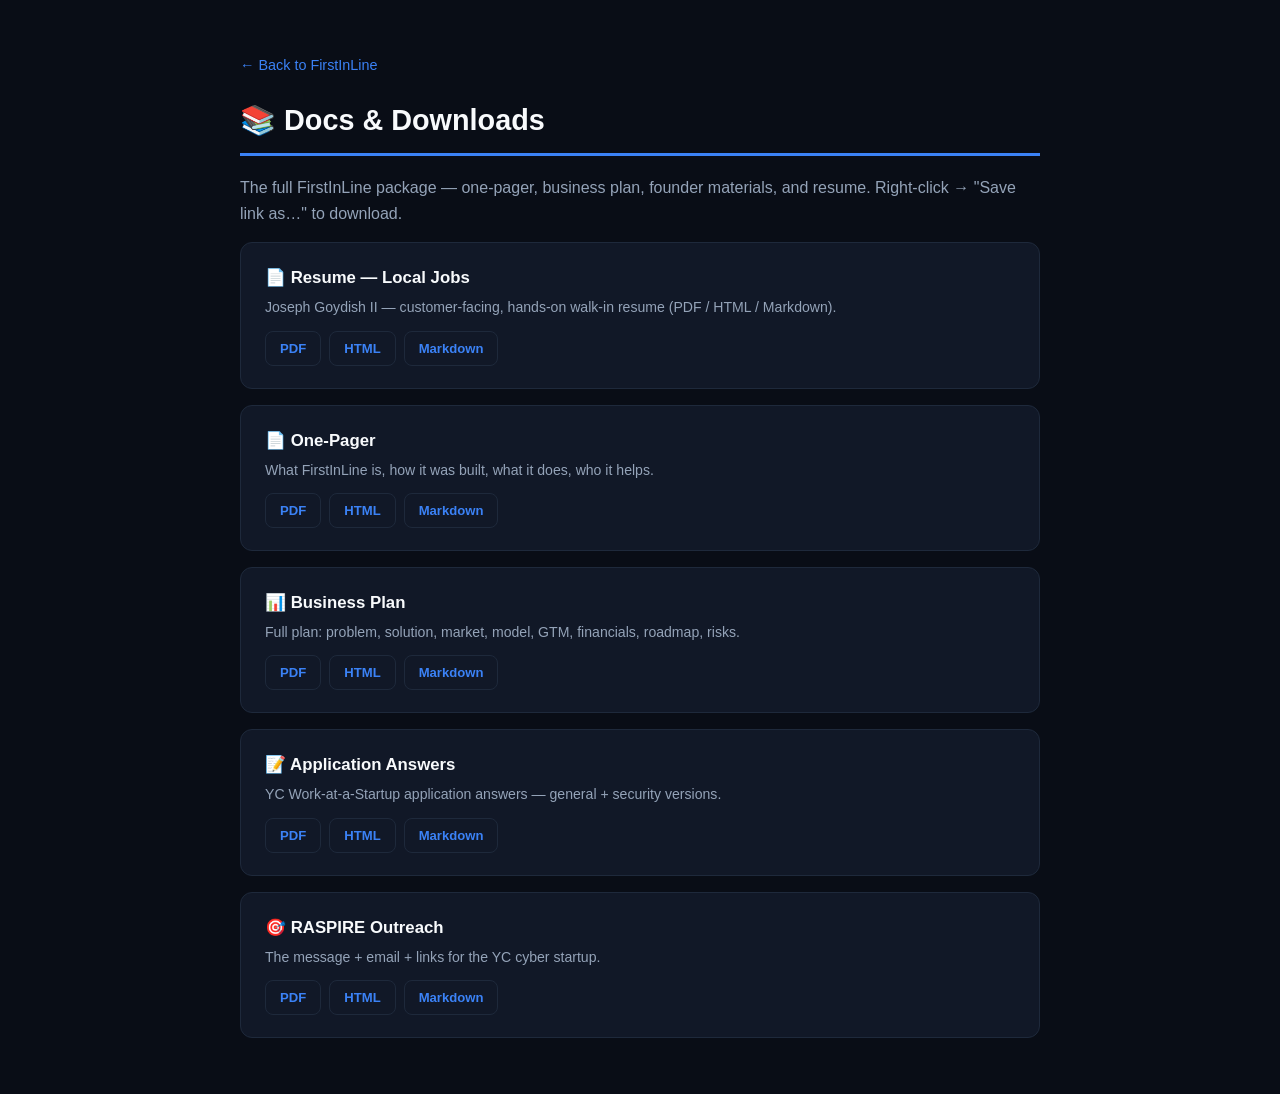
<file: docs/index.html>
<!DOCTYPE html>
<html lang="en">
<head>
<meta charset="UTF-8">
<meta name="viewport" content="width=device-width, initial-scale=1.0">
<title>Docs & Downloads — FirstInLine</title>
<style>
  body { background: #090d16; color: #f8fafc; font-family: -apple-system, 'Segoe UI', Roboto, Helvetica, Arial, sans-serif; line-height: 1.6; max-width: 800px; margin: 0 auto; padding: 40px 24px; }
  a { color: #3b82f6; text-decoration: none; }
  h1 { font-size: 1.8rem; border-bottom: 3px solid #3b82f6; padding-bottom: 10px; }
  .back { font-size: .9rem; }
  .doc { background: #111827; border: 1px solid #1e293b; border-radius: 12px; padding: 22px 24px; margin: 16px 0; }
  .doc h3 { margin: 0 0 4px; font-size: 1.05rem; }
  .doc p { color: #94a3b8; font-size: .88rem; margin: 0 0 12px; }
  .links { display: flex; gap: 8px; flex-wrap: wrap; }
  .links a { font-size: .82rem; font-weight: 600; padding: 6px 14px; border-radius: 8px; border: 1px solid #1e293b; }
  .links a:hover { border-color: #3b82f6; }
</style>
</head>
<body>
<p class="back"><a href="/">← Back to FirstInLine</a></p>
<h1>📚 Docs & Downloads</h1>
<p style="color:#94a3b8;">The full FirstInLine package — one-pager, business plan, founder materials, and resume. Right-click → "Save link as…" to download.</p>

<div class="doc">
  <h3>📄 Resume — Local Jobs</h3>
  <p>Joseph Goydish II — customer-facing, hands-on walk-in resume (PDF / HTML / Markdown).</p>
  <div class="links">
    <a href="/docs/resume_local.pdf">PDF</a>
    <a href="/docs/resume_local.html">HTML</a>
    <a href="/docs/resume_local.md">Markdown</a>
  </div>
</div>

<div class="doc">
  <h3>📄 One-Pager</h3>
  <p>What FirstInLine is, how it was built, what it does, who it helps.</p>
  <div class="links">
    <a href="/docs/product_onepager.pdf">PDF</a>
    <a href="/docs/product_onepager.html">HTML</a>
    <a href="/docs/product_onepager.md">Markdown</a>
  </div>
</div>

<div class="doc">
  <h3>📊 Business Plan</h3>
  <p>Full plan: problem, solution, market, model, GTM, financials, roadmap, risks.</p>
  <div class="links">
    <a href="/docs/business_plan.pdf">PDF</a>
    <a href="/docs/business_plan.html">HTML</a>
    <a href="/docs/business_plan.md">Markdown</a>
  </div>
</div>

<div class="doc">
  <h3>📝 Application Answers</h3>
  <p>YC Work-at-a-Startup application answers — general + security versions.</p>
  <div class="links">
    <a href="/docs/application_answers.pdf">PDF</a>
    <a href="/docs/application_answers.html">HTML</a>
    <a href="/docs/application_answers.md">Markdown</a>
  </div>
</div>

<div class="doc">
  <h3>🎯 RASPIRE Outreach</h3>
  <p>The message + email + links for the YC cyber startup.</p>
  <div class="links">
    <a href="/docs/outreach_raspire.pdf">PDF</a>
    <a href="/docs/outreach_raspire.html">HTML</a>
    <a href="/docs/outreach_raspire.md">Markdown</a>
  </div>
</div>

</body>
</html>
</file>
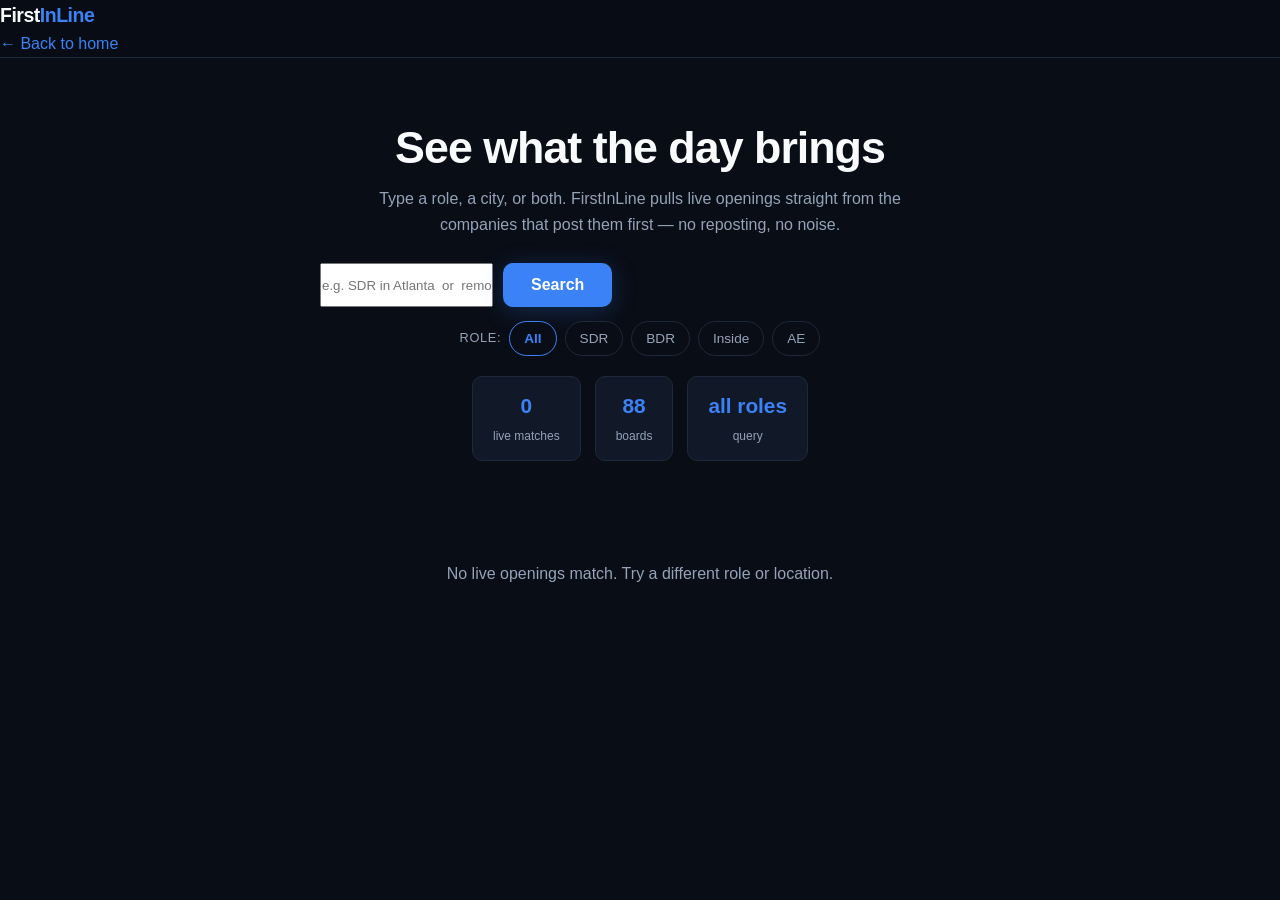
<file: try.html>
<!DOCTYPE html>
<html lang="en">
<head>
<meta charset="UTF-8">
<meta property="og:title" content="FirstInLine — Find the B2B sales job before everyone else does">
<meta property="og:description" content="Your job hunt, run like a sales pipeline. FirstInLine sources the leads, qualifies the fit, and writes the outreach — so you hit the decision-maker first, every time.">
<meta property="og:type" content="website">
<meta property="og:url" content="https://the-g-code.com/">
<meta name="twitter:card" content="summary_large_image">
<meta name="viewport" content="width=device-width, initial-scale=1.0">
<title>FirstInLine — Live job search</title>
<meta name="description" content="Search live openings across 80+ companies that post first. No reposting, no noise.">
<link rel="stylesheet" href="/style.css">
</head>
<body>
<nav class="tool-nav">
  <div class="tool-nav-inner">
    <div class="logo">First<span>InLine</span></div>
    <a href="/">← Back to home</a>
  </div>
</nav>

<div class="tool-hero">
  <h1>See what the day brings</h1>
  <p>Type a role, a city, or both. FirstInLine pulls live openings straight from the companies that post them first — no reposting, no noise.</p>

  <div class="tool-search">
    <input class="search" id="toolQ" type="text" placeholder="e.g. SDR in Atlanta  or  remote BDR  or  Account Executive">
    <button class="btn btn-primary" id="toolGo" type="button">Search</button>
  </div>
  <div class="tool-options">
    <span class="role-label">Role:</span>
    <button class="chip tool-chip active" data-tool="all">All</button>
    <button class="chip tool-chip" data-tool="sdr">SDR</button>
    <button class="chip tool-chip" data-tool="bdr">BDR</button>
    <button class="chip tool-chip" data-tool="inside">Inside</button>
    <button class="chip tool-chip" data-tool="ae">AE</button>
  </div>
  <div class="tool-stats" id="toolStats"></div>
</div>

<div class="results-wrap">
  <div id="toolResults"><div class="empty" style="display:none;" id="toolEmpty">No live openings match. Try a different role or location.</div></div>
</div>

<script>

const TOOL_BOARDS = [
  ["gh","securityscorecard"],["gh","databricks"],["gh","stripe"],["gh","anthropic"],["gh","datadog"],
  ["gh","mongodb"],["gh","zscaler"],["gh","okta"],["gh","cloudflare"],["gh","brex"],["gh","samsara"],
  ["gh","figma"],["gh","twilio"],["gh","asana"],["gh","rubrik"],["gh","vercel"],["gh","onetrust"],
  ["gh","abnormalsecurity"],["gh","commvault"],["gh","guidepointsecurity"],["gh","newrelic"],
  ["gh","linkedin"],["gh","banyansoftware"],["gh","wonderschool"],["gh","connectwise"],["gh","attentive"],
  ["gh","doppel"],["gh","newsela"],["gh","array"],["gh","pistontechnologies"],["gh","airtable"],
  ["gh","processstreet"],["gh","eolapower"],["gh","minitab"],["gh","ohalogenetics"],["gh","enginy"],
  ["gh","everdriven"],["gh","buynomics"],["gh","seed"],["gh","rockbot"],["gh","instabase"],["gh","jampp"],
  ["gh","lucenia"],["gh","orca"],
  ["ashby","openai"],["ashby","harvey"],["ashby","clera"],["ashby","decagon"],["ashby","ramp"],
  ["ashby","notion"],["ashby","plaid"],["ashby","vanta"],["ashby","dandy"],["ashby","baseten"],
  ["ashby","pragmatike"],["ashby","temporal"],["ashby","drata"],["ashby","metaview"],["ashby","linear"],
  ["ashby","netic"],["ashby","roboflow"],["ashby","tremendous"],["ashby","numeric"],["ashby","doppel"],
  ["ashby","arena"],["ashby","laurel"],["ashby","outset"],["ashby","arketa"],["ashby","camber"],
  ["ashby","furtherai"],["ashby","glimpse"],["ashby","raindrop"],["ashby","automat"],["ashby","ycombinator"],
  ["ashby","ajax"],["ashby","popl"],["ashby","runway"],["ashby","aibidia"],["ashby","rubie"],
  ["ashby","30mpc"],["ashby","conduit"],["ashby","hubstaff"],
  ["lever","ajax"],["lever","lendbuzz"],["lever","linkedin"],["lever","sysdig"],["lever","finquery"],
  ["lever","twodots"],
];
const TOOL_CACHE = {};

function roleBadge(rt){
  const map={sdr:['SDR','#22d3ee'],bdr:['BDR','#a78bfa'],inside:['Inside','#34d399'],ae:['AE','#fbbf24'],other:['Other','#64748b']};
  const m=map[rt]||map.other;
  return '<span class="role-badge" style="background:'+m[1]+'22;color:'+m[1]+';border-color:'+m[1]+'55">'+m[0]+'</span>';
}

function esc(x){ return String(x==null?'':x).replace(/&/g,'&amp;').replace(/</g,'&lt;').replace(/>/g,'&gt;').replace(/"/g,'&quot;'); }

async function toolFetch(kind, slug){
  const key = kind+'/'+slug;
  if(TOOL_CACHE[key]) return TOOL_CACHE[key];
  let url;
  if(kind==='gh') url='https://boards-api.greenhouse.io/v1/boards/'+slug+'/jobs';
  else if(kind==='ashby') url='https://api.ashbyhq.com/posting-api/job-board/'+slug;
  else url='https://api.lever.co/v0/postings/'+slug+'?mode=json';
  try{
    const r = await fetch(url);
    if(!r.ok) return [];
    const d = await r.json();
    let jobs = [];
    if(kind==='gh') jobs = d.jobs||[];
    else if(kind==='ashby') jobs = d.jobs||[];
    else jobs = d||[];
    const norm = jobs.map(j=>({
      company: j.company ? (j.company.name||slug) : slug,
      title: j.title||j.name||'',
      loc: (j.location&&(j.location.name||j.location))||'',
      url: j.absolute_url||j.jobUrl||j.applyUrl||j.hostedUrl||'',
      date: j.updated_at||j.published_at||j.first_published_at||'',
    }));
    TOOL_CACHE[key]=norm;
    return norm;
  }catch(e){ return []; }
}

function toolMatch(job, q, role){
  const hay = (job.title+' '+job.location+' '+job.company).toLowerCase();
  if(role!=='all' && !hay.includes(role)) return false;
  if(!q) return true;
  const words = q.toLowerCase().split(/\\s+/).filter(w=>w.length>1 && !['in','at','the','for','a','an'].includes(w));
  return words.every(w=>hay.includes(w));
}
function toolRole(job){
  const t=job.title.toLowerCase();
  if(t.includes('sales development')||t.indexOf('sdr')>=0) return 'sdr';
  if(t.includes('business development')||t.indexOf('bdr')>=0) return 'bdr';
  if(t.includes('inside sales')) return 'inside';
  if(t.includes('account executive')||t.indexOf('ae')>=0) return 'ae';
  return '';
}
async function toolRun(){
  const q = document.getElementById('toolQ').value.trim();
  const active = document.querySelector('.tool-chip.active');
  const role = active?active.dataset.tool:'all';
  const el = document.getElementById('toolResults');
  const stats = document.getElementById('toolStats');
  el.innerHTML = '<div class="empty">Scanning ' + TOOL_BOARDS.length + ' boards... (live)</div>';
  const all=[];
  let scanned = 0;
  const CONCURRENCY = 8;
  for(let i=0; i<TOOL_BOARDS.length; i+=CONCURRENCY){
    const batch = TOOL_BOARDS.slice(i, i+CONCURRENCY);
    const results = await Promise.all(batch.map(([kind,slug])=>toolFetch(kind,slug)));
    results.forEach((jobs, idx)=>{
      scanned++;
      for(const j of jobs){
        const r = toolRole(j);
        if(role!=='all' && r!==role) continue;
        if(!toolMatch(j,q,'all')) continue;
        all.push({...j, roleTag:r});
      }
    });
    el.innerHTML = '<div class="empty">Scanning board ' + scanned + ' of ' + TOOL_BOARDS.length + '...</div>';
  }
  // priority: sdr > bdr > inside > ae > other, then newest
  const prio = {sdr:0, bdr:1, inside:2, ae:3, '':4};
  all.sort((a,b)=>{
    const pa = a.roleTag? (prio[a.roleTag]!==undefined?prio[a.roleTag]:4) : 4;
    const pb = b.roleTag? (prio[b.roleTag]!==undefined?prio[b.roleTag]:4) : 4;
    if(pa!==pb) return pa-pb;
    return (b.date||'').localeCompare(a.date||'');
  });
  const seen={}; const uniq=[];
  for(const j of all){ const k=(j.title+'|'+j.company).toLowerCase(); if(!seen[k]){seen[k]=1;uniq.push(j);} }
  stats.innerHTML =
    '<div class="tool-stat"><b>'+uniq.length+'</b><span>live matches</span></div>'+
    '<div class="tool-stat"><b>'+TOOL_BOARDS.length+'</b><span>boards</span></div>'+
    '<div class="tool-stat"><b>'+(q||'all roles')+'</b><span>query</span></div>';
  if(!uniq.length){ el.innerHTML='<div class="empty">No live openings match. Try a different role or location.</div>'; return; }
  el.innerHTML = uniq.slice(0,60).map(j=>{
    const loc = j.location?esc(j.location):'';
    const date = j.date?esc(j.date.slice(0,10)):'';
    const salary = j.salary?esc(j.salary):'';
    const badge = j.roleTag?`<span class="role-badge" style="background:#22d3ee22;color:#22d3ee;border-color:#22d3ee55">${j.roleTag.toUpperCase()}</span>`:'';
    const meta = [loc, date, salary].filter(Boolean).join(' · ');
    return `<div class="tlead">
      <div class="info">
        <b>${esc(j.company)}</b> ${badge}
        <div class="role">${esc(j.title)}</div>
        <div class="meta">${meta}</div>
      </div>
      ${j.url?`<a href="${esc(j.url)}" target="_blank" rel="noopener">View →</a>`:''}
    </div>`;
  }).join('');
}
document.querySelectorAll('.tool-chip').forEach(c=>c.addEventListener('click',()=>{
  document.querySelectorAll('.tool-chip').forEach(x=>x.classList.remove('active'));
  c.classList.add('active'); toolRun();
}));
document.getElementById('toolGo').addEventListener('click',toolRun);
document.getElementById('toolQ').addEventListener('keydown',e=>{ if(e.key==='Enter') toolRun(); });
toolRun();

</script>
</body>
</html>
</file>
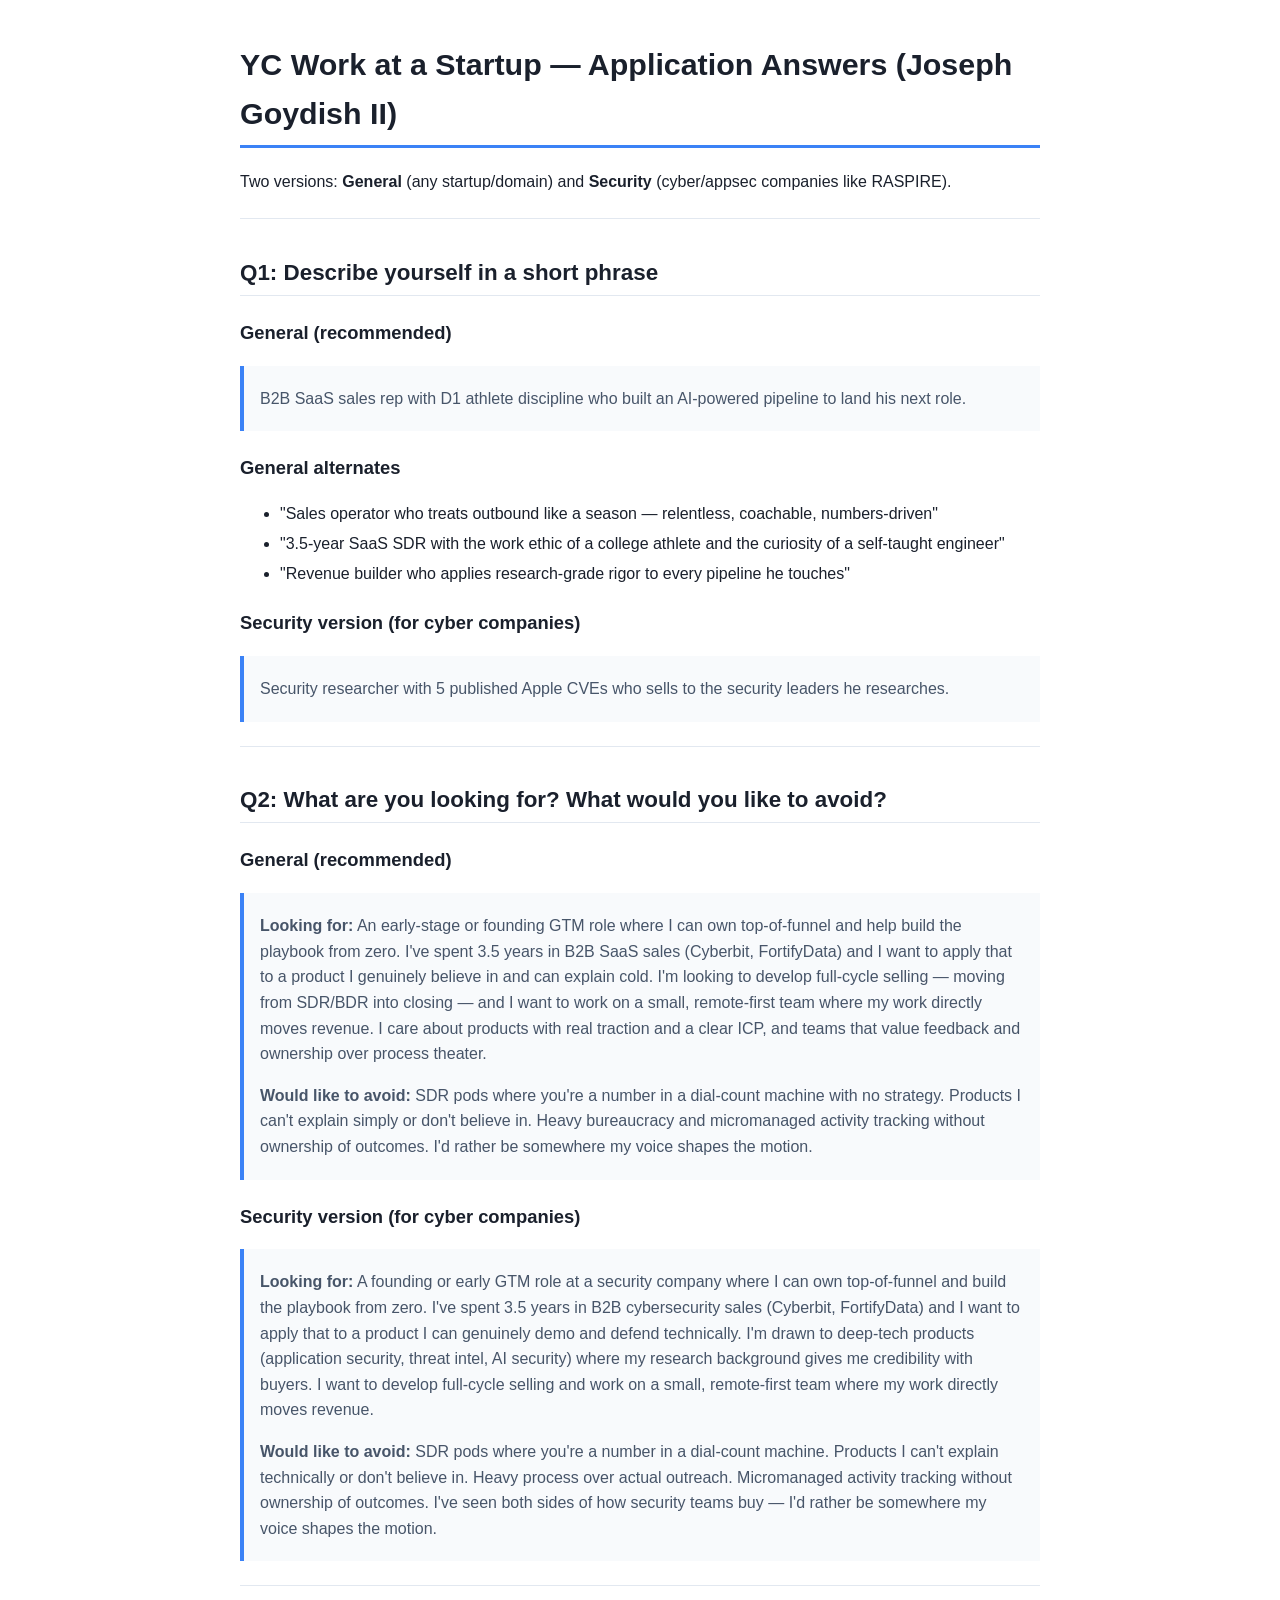
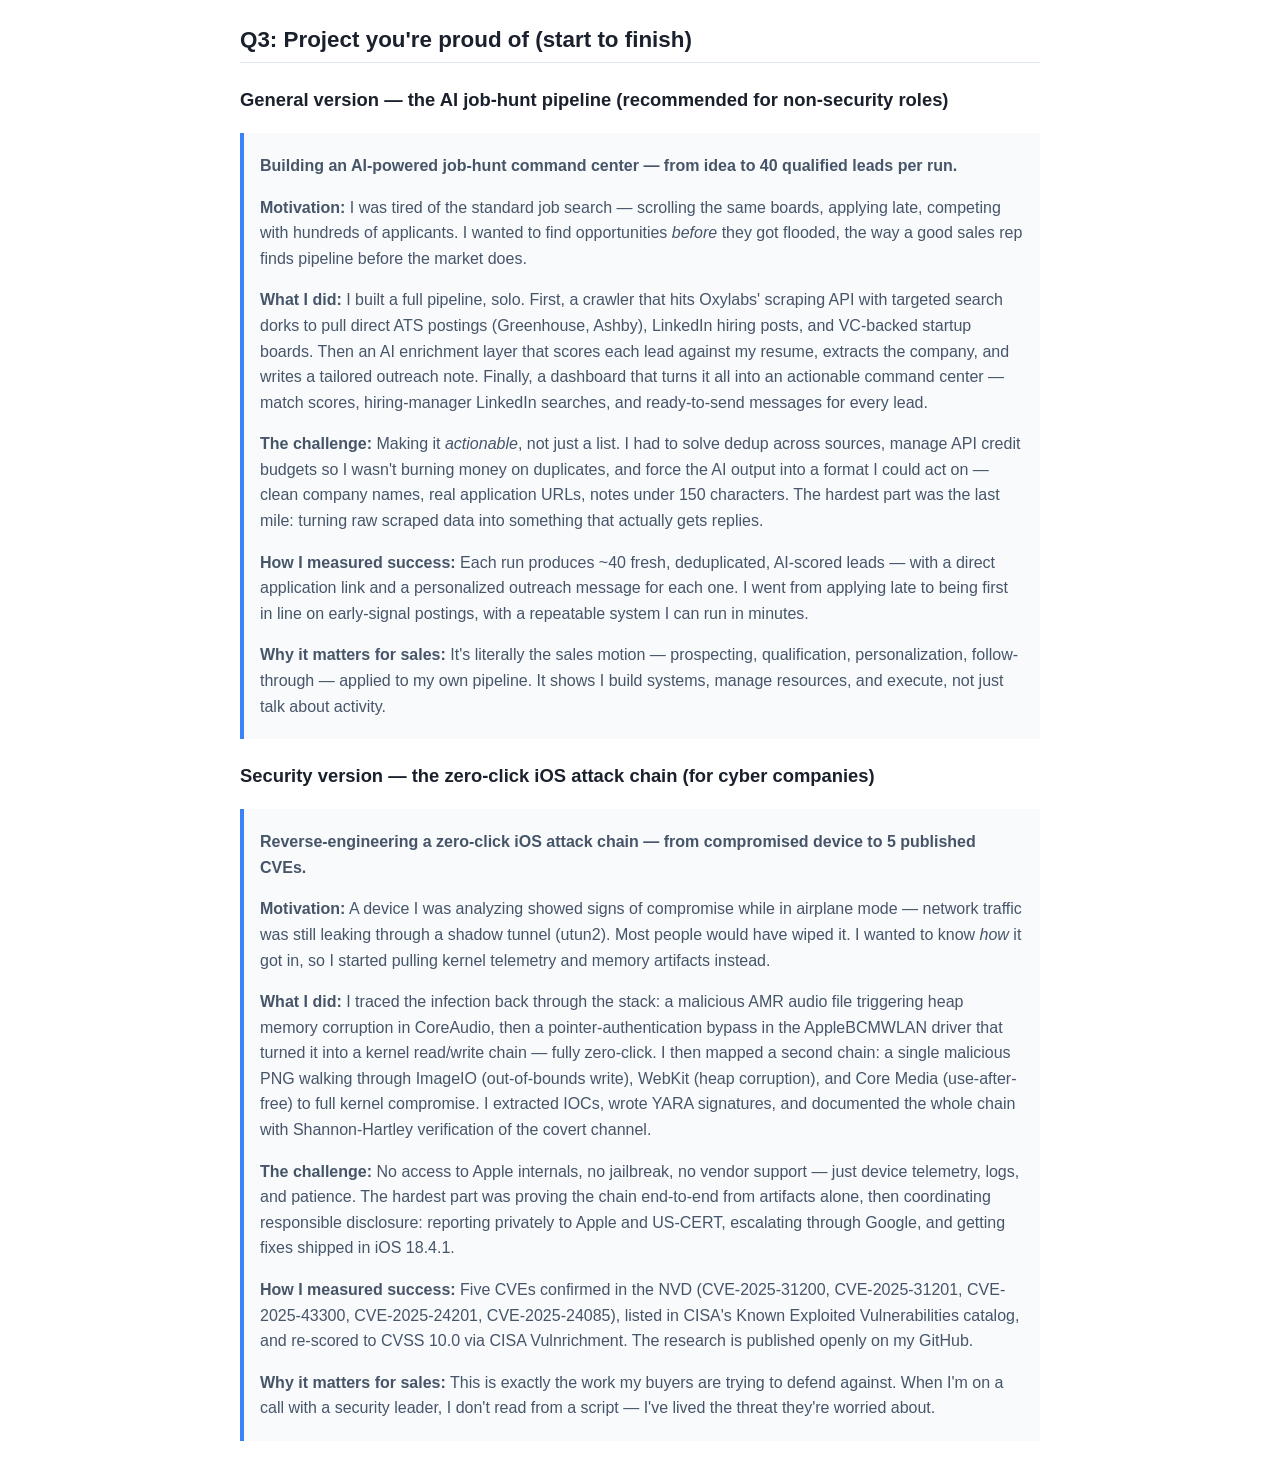
<file: docs/application_answers.html>
<!DOCTYPE html><html><head><meta charset='utf-8'>
<style>
body { font-family: -apple-system, 'Segoe UI', Roboto, Helvetica, Arial, sans-serif;
       max-width: 800px; margin: 40px auto; padding: 0 24px; color: #1a202c; line-height: 1.6; }
h1 { font-size: 1.9em; border-bottom: 3px solid #3b82f6; padding-bottom: 8px; }
h2 { font-size: 1.4em; margin-top: 1.6em; border-bottom: 1px solid #e2e8f0; padding-bottom: 4px; }
h3 { font-size: 1.15em; margin-top: 1.2em; }
code { background: #f1f5f9; padding: 2px 6px; border-radius: 4px; font-size: 0.9em; }
pre { background: #f8fafc; border: 1px solid #e2e8f0; padding: 12px; border-radius: 8px; overflow-x: auto; }
table { border-collapse: collapse; width: 100%; margin: 12px 0; }
th, td { border: 1px solid #e2e8f0; padding: 8px 10px; text-align: left; font-size: 0.92em; }
th { background: #f1f5f9; }
blockquote { border-left: 4px solid #3b82f6; margin: 12px 0; padding: 4px 16px; background: #f8fafc; color: #475569; }
hr { border: none; border-top: 1px solid #e2e8f0; margin: 24px 0; }
li { margin: 4px 0; }
</style>
</head><body><h1>YC Work at a Startup — Application Answers (Joseph Goydish II)</h1>
<p>Two versions: <strong>General</strong> (any startup/domain) and <strong>Security</strong> (cyber/appsec companies like RASPIRE).</p>
<hr />
<h2>Q1: Describe yourself in a short phrase</h2>
<h3>General (recommended)</h3>
<blockquote>
<p>B2B SaaS sales rep with D1 athlete discipline who built an AI-powered pipeline to land his next role.</p>
</blockquote>
<h3>General alternates</h3>
<ul>
<li>"Sales operator who treats outbound like a season — relentless, coachable, numbers-driven"</li>
<li>"3.5-year SaaS SDR with the work ethic of a college athlete and the curiosity of a self-taught engineer"</li>
<li>"Revenue builder who applies research-grade rigor to every pipeline he touches"</li>
</ul>
<h3>Security version (for cyber companies)</h3>
<blockquote>
<p>Security researcher with 5 published Apple CVEs who sells to the security leaders he researches.</p>
</blockquote>
<hr />
<h2>Q2: What are you looking for? What would you like to avoid?</h2>
<h3>General (recommended)</h3>
<blockquote>
<p><strong>Looking for:</strong> An early-stage or founding GTM role where I can own top-of-funnel and help build the playbook from zero. I've spent 3.5 years in B2B SaaS sales (Cyberbit, FortifyData) and I want to apply that to a product I genuinely believe in and can explain cold. I'm looking to develop full-cycle selling — moving from SDR/BDR into closing — and I want to work on a small, remote-first team where my work directly moves revenue. I care about products with real traction and a clear ICP, and teams that value feedback and ownership over process theater.</p>
<p><strong>Would like to avoid:</strong> SDR pods where you're a number in a dial-count machine with no strategy. Products I can't explain simply or don't believe in. Heavy bureaucracy and micromanaged activity tracking without ownership of outcomes. I'd rather be somewhere my voice shapes the motion.</p>
</blockquote>
<h3>Security version (for cyber companies)</h3>
<blockquote>
<p><strong>Looking for:</strong> A founding or early GTM role at a security company where I can own top-of-funnel and build the playbook from zero. I've spent 3.5 years in B2B cybersecurity sales (Cyberbit, FortifyData) and I want to apply that to a product I can genuinely demo and defend technically. I'm drawn to deep-tech products (application security, threat intel, AI security) where my research background gives me credibility with buyers. I want to develop full-cycle selling and work on a small, remote-first team where my work directly moves revenue.</p>
<p><strong>Would like to avoid:</strong> SDR pods where you're a number in a dial-count machine. Products I can't explain technically or don't believe in. Heavy process over actual outreach. Micromanaged activity tracking without ownership of outcomes. I've seen both sides of how security teams buy — I'd rather be somewhere my voice shapes the motion.</p>
</blockquote>
<hr />
<h2>Q3: Project you're proud of (start to finish)</h2>
<h3>General version — the AI job-hunt pipeline (recommended for non-security roles)</h3>
<blockquote>
<p><strong>Building an AI-powered job-hunt command center — from idea to 40 qualified leads per run.</strong></p>
<p><strong>Motivation:</strong> I was tired of the standard job search — scrolling the same boards, applying late, competing with hundreds of applicants. I wanted to find opportunities <em>before</em> they got flooded, the way a good sales rep finds pipeline before the market does.</p>
<p><strong>What I did:</strong> I built a full pipeline, solo. First, a crawler that hits Oxylabs' scraping API with targeted search dorks to pull direct ATS postings (Greenhouse, Ashby), LinkedIn hiring posts, and VC-backed startup boards. Then an AI enrichment layer that scores each lead against my resume, extracts the company, and writes a tailored outreach note. Finally, a dashboard that turns it all into an actionable command center — match scores, hiring-manager LinkedIn searches, and ready-to-send messages for every lead.</p>
<p><strong>The challenge:</strong> Making it <em>actionable</em>, not just a list. I had to solve dedup across sources, manage API credit budgets so I wasn't burning money on duplicates, and force the AI output into a format I could act on — clean company names, real application URLs, notes under 150 characters. The hardest part was the last mile: turning raw scraped data into something that actually gets replies.</p>
<p><strong>How I measured success:</strong> Each run produces ~40 fresh, deduplicated, AI-scored leads — with a direct application link and a personalized outreach message for each one. I went from applying late to being first in line on early-signal postings, with a repeatable system I can run in minutes.</p>
<p><strong>Why it matters for sales:</strong> It's literally the sales motion — prospecting, qualification, personalization, follow-through — applied to my own pipeline. It shows I build systems, manage resources, and execute, not just talk about activity.</p>
</blockquote>
<h3>Security version — the zero-click iOS attack chain (for cyber companies)</h3>
<blockquote>
<p><strong>Reverse-engineering a zero-click iOS attack chain — from compromised device to 5 published CVEs.</strong></p>
<p><strong>Motivation:</strong> A device I was analyzing showed signs of compromise while in airplane mode — network traffic was still leaking through a shadow tunnel (utun2). Most people would have wiped it. I wanted to know <em>how</em> it got in, so I started pulling kernel telemetry and memory artifacts instead.</p>
<p><strong>What I did:</strong> I traced the infection back through the stack: a malicious AMR audio file triggering heap memory corruption in CoreAudio, then a pointer-authentication bypass in the AppleBCMWLAN driver that turned it into a kernel read/write chain — fully zero-click. I then mapped a second chain: a single malicious PNG walking through ImageIO (out-of-bounds write), WebKit (heap corruption), and Core Media (use-after-free) to full kernel compromise. I extracted IOCs, wrote YARA signatures, and documented the whole chain with Shannon-Hartley verification of the covert channel.</p>
<p><strong>The challenge:</strong> No access to Apple internals, no jailbreak, no vendor support — just device telemetry, logs, and patience. The hardest part was proving the chain end-to-end from artifacts alone, then coordinating responsible disclosure: reporting privately to Apple and US-CERT, escalating through Google, and getting fixes shipped in iOS 18.4.1.</p>
<p><strong>How I measured success:</strong> Five CVEs confirmed in the NVD (CVE-2025-31200, CVE-2025-31201, CVE-2025-43300, CVE-2025-24201, CVE-2025-24085), listed in CISA's Known Exploited Vulnerabilities catalog, and re-scored to CVSS 10.0 via CISA Vulnrichment. The research is published openly on my GitHub.</p>
<p><strong>Why it matters for sales:</strong> This is exactly the work my buyers are trying to defend against. When I'm on a call with a security leader, I don't read from a script — I've lived the threat they're worried about.</p>
</blockquote></body></html>
</file>
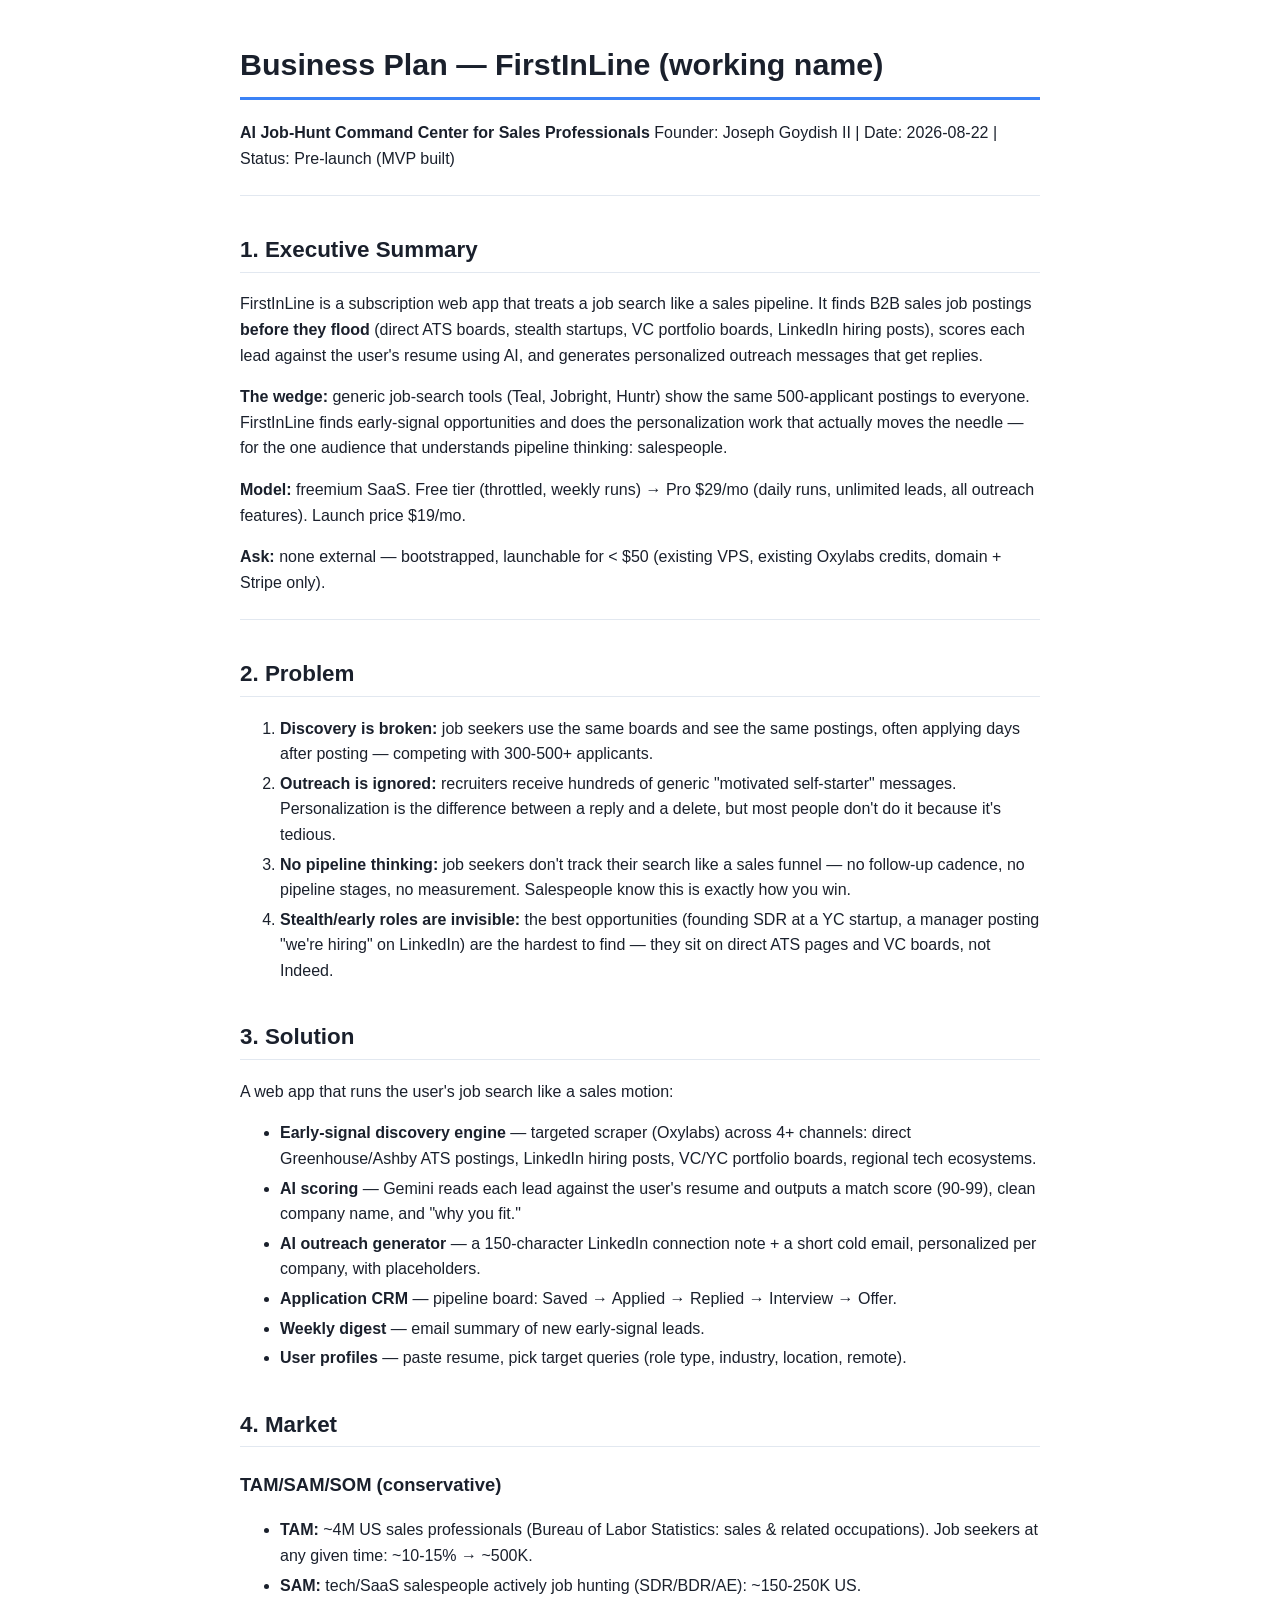
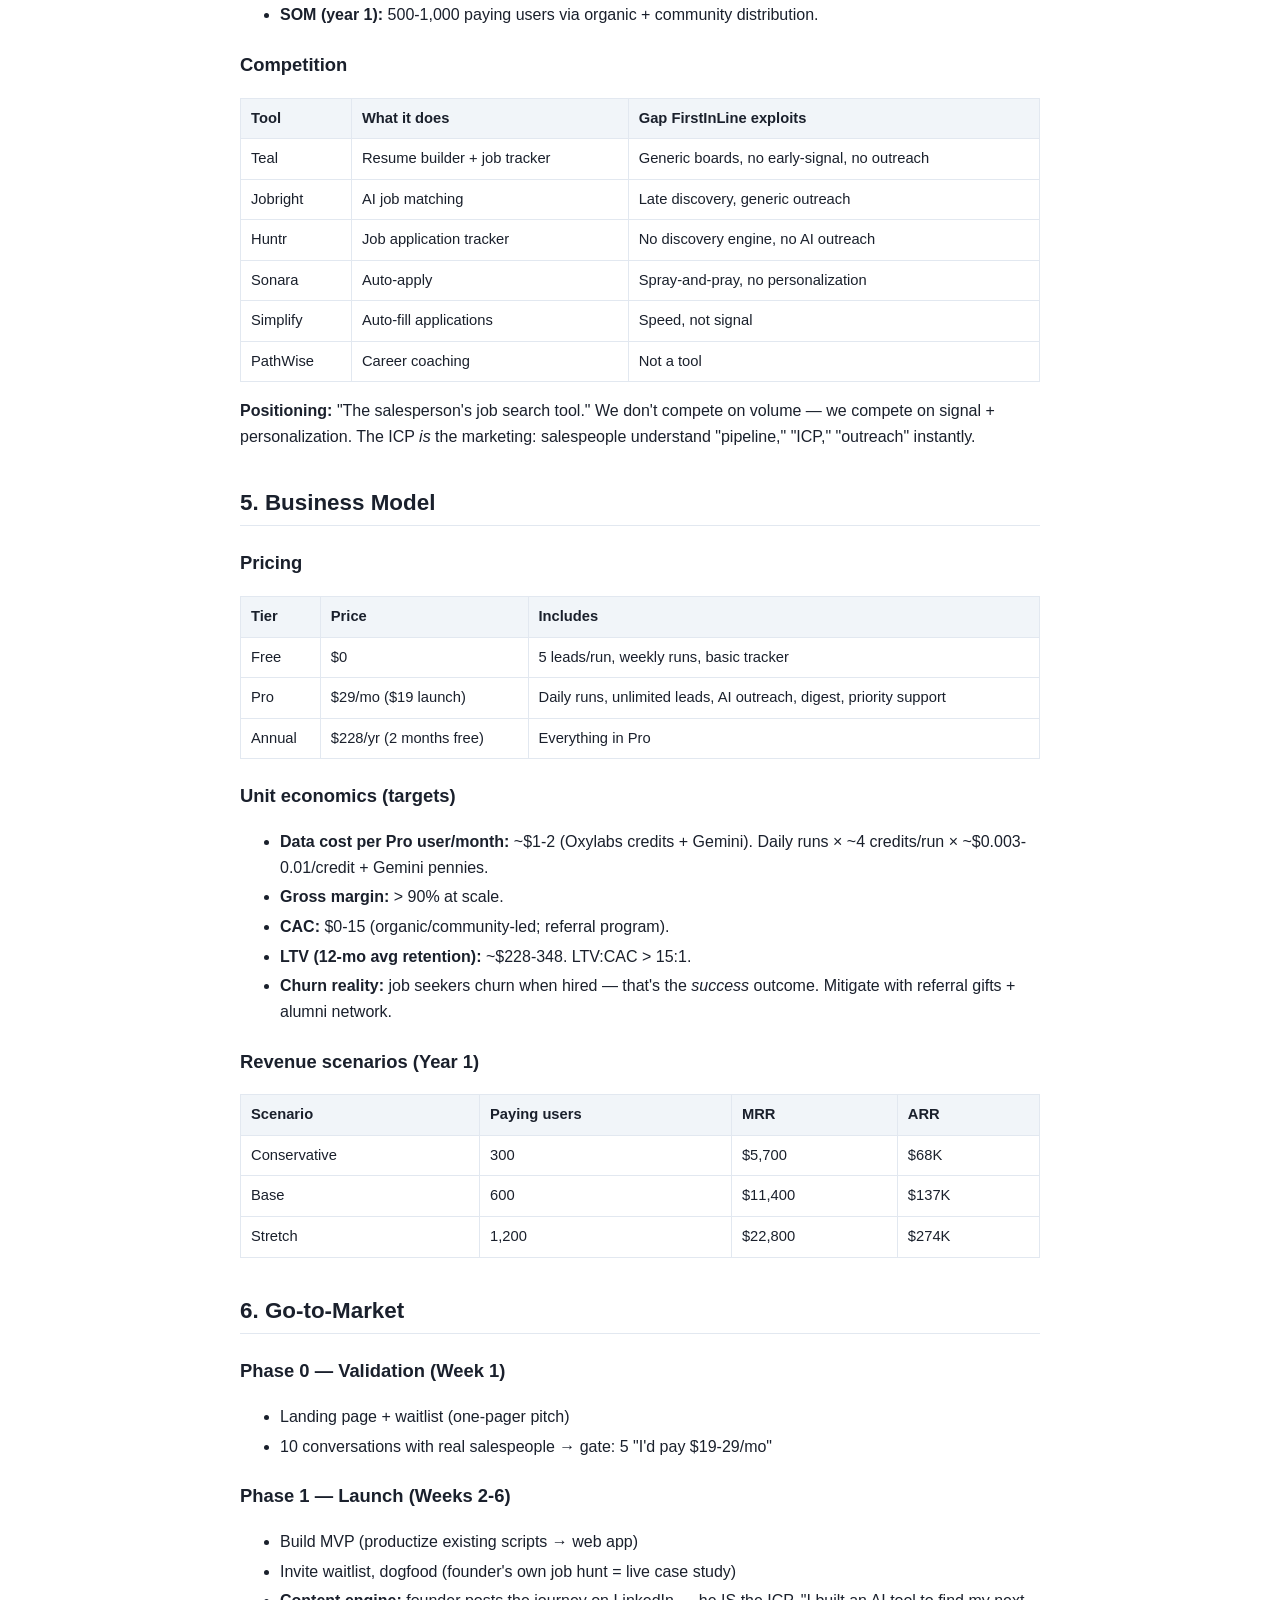
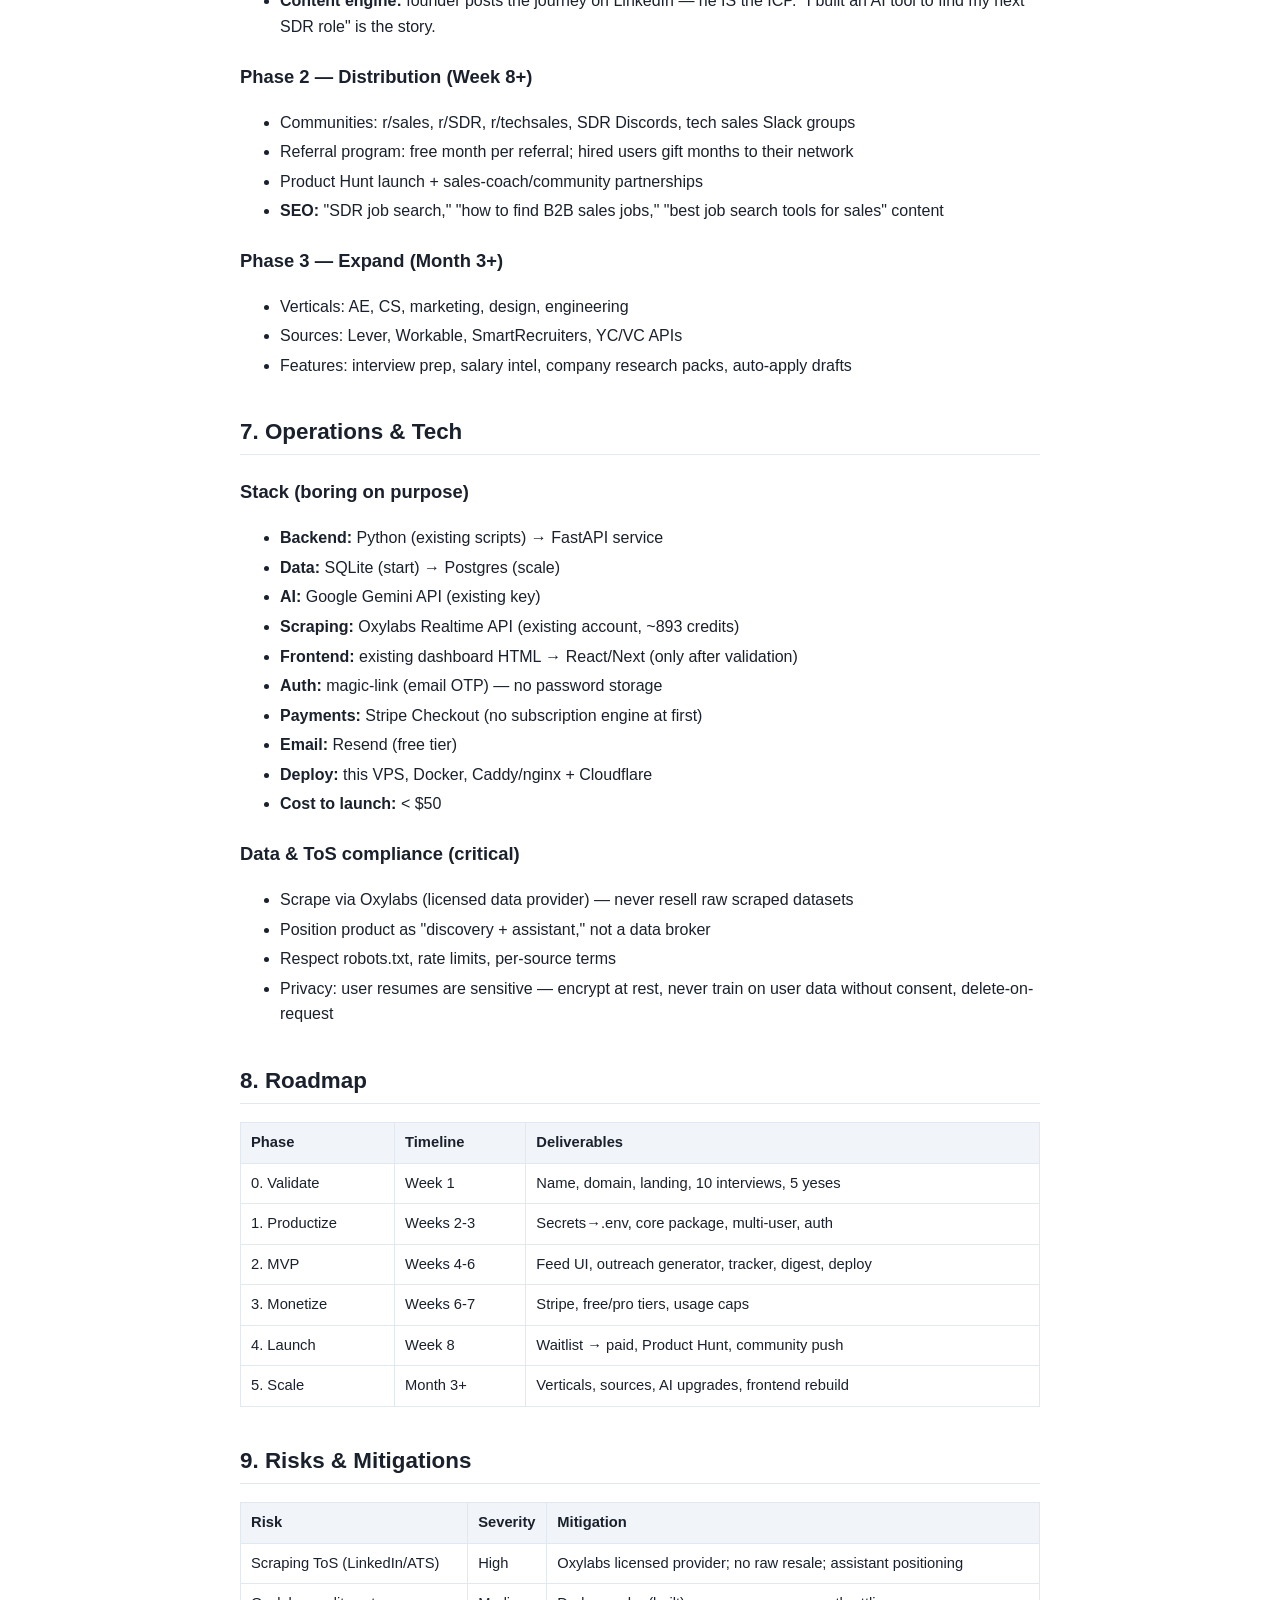
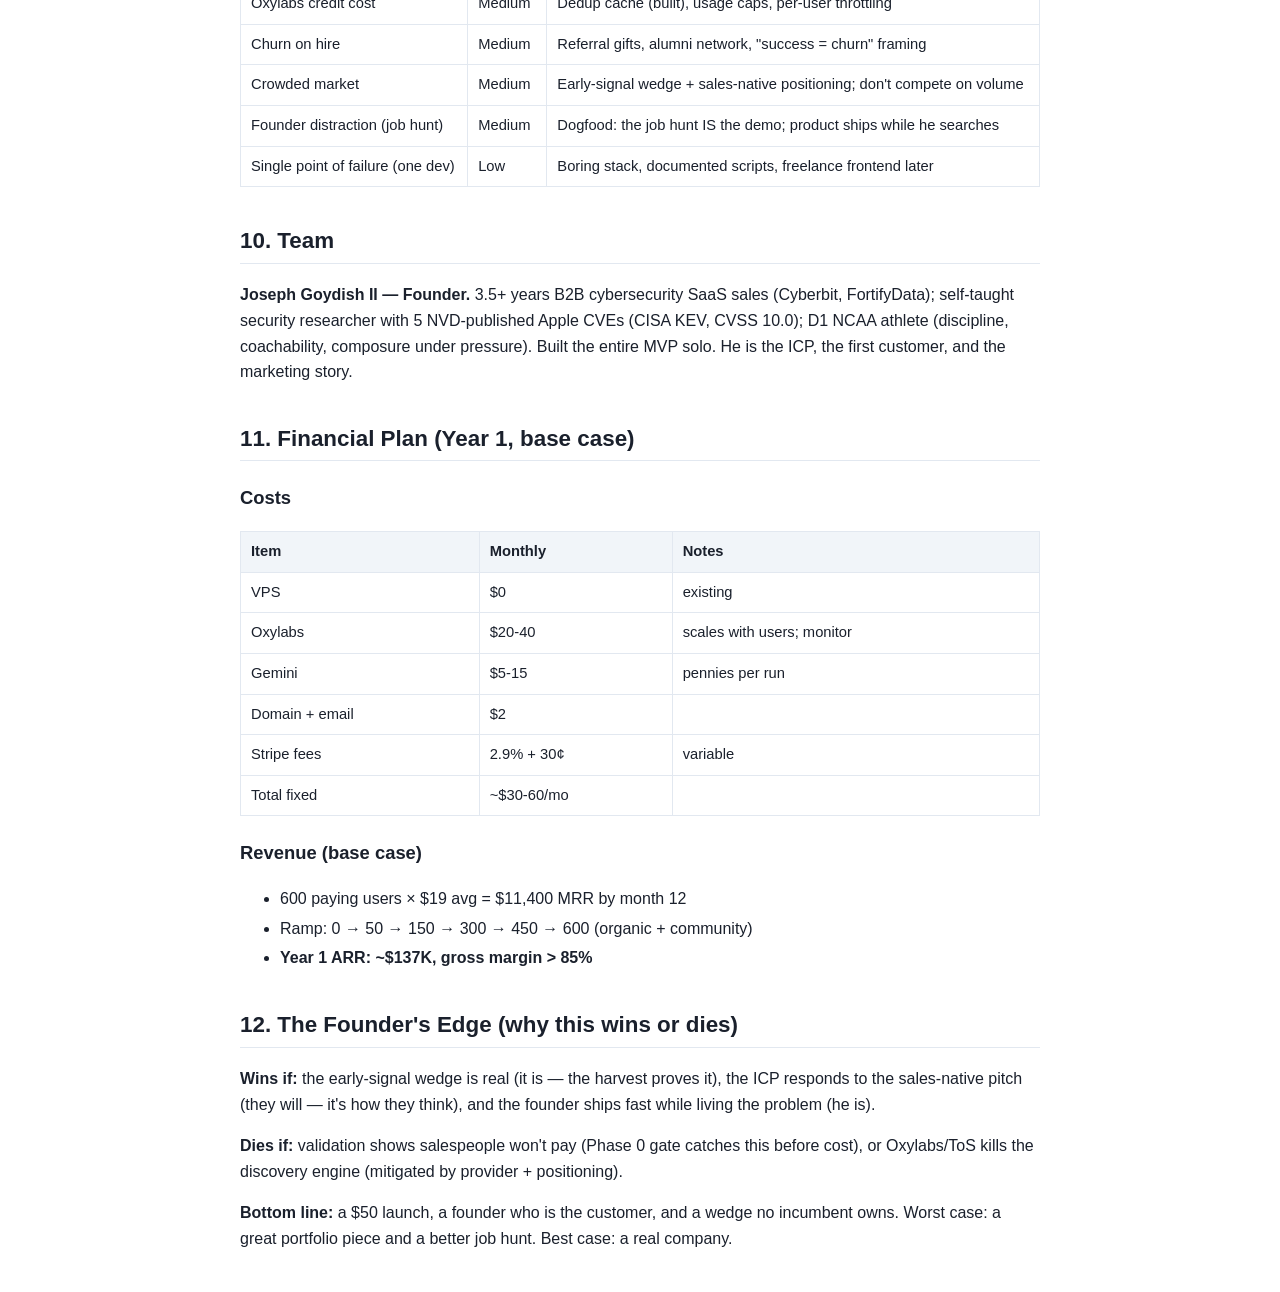
<file: docs/business_plan.html>
<!DOCTYPE html><html><head><meta charset='utf-8'>
<style>
body { font-family: -apple-system, 'Segoe UI', Roboto, Helvetica, Arial, sans-serif;
       max-width: 800px; margin: 40px auto; padding: 0 24px; color: #1a202c; line-height: 1.6; }
h1 { font-size: 1.9em; border-bottom: 3px solid #3b82f6; padding-bottom: 8px; }
h2 { font-size: 1.4em; margin-top: 1.6em; border-bottom: 1px solid #e2e8f0; padding-bottom: 4px; }
h3 { font-size: 1.15em; margin-top: 1.2em; }
code { background: #f1f5f9; padding: 2px 6px; border-radius: 4px; font-size: 0.9em; }
pre { background: #f8fafc; border: 1px solid #e2e8f0; padding: 12px; border-radius: 8px; overflow-x: auto; }
table { border-collapse: collapse; width: 100%; margin: 12px 0; }
th, td { border: 1px solid #e2e8f0; padding: 8px 10px; text-align: left; font-size: 0.92em; }
th { background: #f1f5f9; }
blockquote { border-left: 4px solid #3b82f6; margin: 12px 0; padding: 4px 16px; background: #f8fafc; color: #475569; }
hr { border: none; border-top: 1px solid #e2e8f0; margin: 24px 0; }
li { margin: 4px 0; }
</style>
</head><body><h1>Business Plan — FirstInLine (working name)</h1>
<p><strong>AI Job-Hunt Command Center for Sales Professionals</strong>
Founder: Joseph Goydish II | Date: 2026-08-22 | Status: Pre-launch (MVP built)</p>
<hr />
<h2>1. Executive Summary</h2>
<p>FirstInLine is a subscription web app that treats a job search like a sales pipeline. It finds B2B sales job postings <strong>before they flood</strong> (direct ATS boards, stealth startups, VC portfolio boards, LinkedIn hiring posts), scores each lead against the user's resume using AI, and generates personalized outreach messages that get replies.</p>
<p><strong>The wedge:</strong> generic job-search tools (Teal, Jobright, Huntr) show the same 500-applicant postings to everyone. FirstInLine finds early-signal opportunities and does the personalization work that actually moves the needle — for the one audience that understands pipeline thinking: salespeople.</p>
<p><strong>Model:</strong> freemium SaaS. Free tier (throttled, weekly runs) → Pro $29/mo (daily runs, unlimited leads, all outreach features). Launch price $19/mo.</p>
<p><strong>Ask:</strong> none external — bootstrapped, launchable for &lt; $50 (existing VPS, existing Oxylabs credits, domain + Stripe only).</p>
<hr />
<h2>2. Problem</h2>
<ol>
<li><strong>Discovery is broken:</strong> job seekers use the same boards and see the same postings, often applying days after posting — competing with 300-500+ applicants.</li>
<li><strong>Outreach is ignored:</strong> recruiters receive hundreds of generic "motivated self-starter" messages. Personalization is the difference between a reply and a delete, but most people don't do it because it's tedious.</li>
<li><strong>No pipeline thinking:</strong> job seekers don't track their search like a sales funnel — no follow-up cadence, no pipeline stages, no measurement. Salespeople know this is exactly how you win.</li>
<li><strong>Stealth/early roles are invisible:</strong> the best opportunities (founding SDR at a YC startup, a manager posting "we're hiring" on LinkedIn) are the hardest to find — they sit on direct ATS pages and VC boards, not Indeed.</li>
</ol>
<h2>3. Solution</h2>
<p>A web app that runs the user's job search like a sales motion:</p>
<ul>
<li><strong>Early-signal discovery engine</strong> — targeted scraper (Oxylabs) across 4+ channels: direct Greenhouse/Ashby ATS postings, LinkedIn hiring posts, VC/YC portfolio boards, regional tech ecosystems.</li>
<li><strong>AI scoring</strong> — Gemini reads each lead against the user's resume and outputs a match score (90-99), clean company name, and "why you fit."</li>
<li><strong>AI outreach generator</strong> — a 150-character LinkedIn connection note + a short cold email, personalized per company, with placeholders.</li>
<li><strong>Application CRM</strong> — pipeline board: Saved → Applied → Replied → Interview → Offer.</li>
<li><strong>Weekly digest</strong> — email summary of new early-signal leads.</li>
<li><strong>User profiles</strong> — paste resume, pick target queries (role type, industry, location, remote).</li>
</ul>
<h2>4. Market</h2>
<h3>TAM/SAM/SOM (conservative)</h3>
<ul>
<li><strong>TAM:</strong> ~4M US sales professionals (Bureau of Labor Statistics: sales &amp; related occupations). Job seekers at any given time: ~10-15% → ~500K.</li>
<li><strong>SAM:</strong> tech/SaaS salespeople actively job hunting (SDR/BDR/AE): ~150-250K US.</li>
<li><strong>SOM (year 1):</strong> 500-1,000 paying users via organic + community distribution.</li>
</ul>
<h3>Competition</h3>
<table>
<thead>
<tr>
<th>Tool</th>
<th>What it does</th>
<th>Gap FirstInLine exploits</th>
</tr>
</thead>
<tbody>
<tr>
<td>Teal</td>
<td>Resume builder + job tracker</td>
<td>Generic boards, no early-signal, no outreach</td>
</tr>
<tr>
<td>Jobright</td>
<td>AI job matching</td>
<td>Late discovery, generic outreach</td>
</tr>
<tr>
<td>Huntr</td>
<td>Job application tracker</td>
<td>No discovery engine, no AI outreach</td>
</tr>
<tr>
<td>Sonara</td>
<td>Auto-apply</td>
<td>Spray-and-pray, no personalization</td>
</tr>
<tr>
<td>Simplify</td>
<td>Auto-fill applications</td>
<td>Speed, not signal</td>
</tr>
<tr>
<td>PathWise</td>
<td>Career coaching</td>
<td>Not a tool</td>
</tr>
</tbody>
</table>
<p><strong>Positioning:</strong> "The salesperson's job search tool." We don't compete on volume — we compete on signal + personalization. The ICP <em>is</em> the marketing: salespeople understand "pipeline," "ICP," "outreach" instantly.</p>
<h2>5. Business Model</h2>
<h3>Pricing</h3>
<table>
<thead>
<tr>
<th>Tier</th>
<th>Price</th>
<th>Includes</th>
</tr>
</thead>
<tbody>
<tr>
<td>Free</td>
<td>$0</td>
<td>5 leads/run, weekly runs, basic tracker</td>
</tr>
<tr>
<td>Pro</td>
<td>$29/mo ($19 launch)</td>
<td>Daily runs, unlimited leads, AI outreach, digest, priority support</td>
</tr>
<tr>
<td>Annual</td>
<td>$228/yr (2 months free)</td>
<td>Everything in Pro</td>
</tr>
</tbody>
</table>
<h3>Unit economics (targets)</h3>
<ul>
<li><strong>Data cost per Pro user/month:</strong> ~$1-2 (Oxylabs credits + Gemini). Daily runs × ~4 credits/run × ~$0.003-0.01/credit + Gemini pennies.</li>
<li><strong>Gross margin:</strong> &gt; 90% at scale.</li>
<li><strong>CAC:</strong> $0-15 (organic/community-led; referral program).</li>
<li><strong>LTV (12-mo avg retention):</strong> ~$228-348. LTV:CAC &gt; 15:1.</li>
<li><strong>Churn reality:</strong> job seekers churn when hired — that's the <em>success</em> outcome. Mitigate with referral gifts + alumni network.</li>
</ul>
<h3>Revenue scenarios (Year 1)</h3>
<table>
<thead>
<tr>
<th>Scenario</th>
<th>Paying users</th>
<th>MRR</th>
<th>ARR</th>
</tr>
</thead>
<tbody>
<tr>
<td>Conservative</td>
<td>300</td>
<td>$5,700</td>
<td>$68K</td>
</tr>
<tr>
<td>Base</td>
<td>600</td>
<td>$11,400</td>
<td>$137K</td>
</tr>
<tr>
<td>Stretch</td>
<td>1,200</td>
<td>$22,800</td>
<td>$274K</td>
</tr>
</tbody>
</table>
<h2>6. Go-to-Market</h2>
<h3>Phase 0 — Validation (Week 1)</h3>
<ul>
<li>Landing page + waitlist (one-pager pitch)</li>
<li>10 conversations with real salespeople → gate: 5 "I'd pay $19-29/mo"</li>
</ul>
<h3>Phase 1 — Launch (Weeks 2-6)</h3>
<ul>
<li>Build MVP (productize existing scripts → web app)</li>
<li>Invite waitlist, dogfood (founder's own job hunt = live case study)</li>
<li><strong>Content engine:</strong> founder posts the journey on LinkedIn — he IS the ICP. "I built an AI tool to find my next SDR role" is the story.</li>
</ul>
<h3>Phase 2 — Distribution (Week 8+)</h3>
<ul>
<li>Communities: r/sales, r/SDR, r/techsales, SDR Discords, tech sales Slack groups</li>
<li>Referral program: free month per referral; hired users gift months to their network</li>
<li>Product Hunt launch + sales-coach/community partnerships</li>
<li><strong>SEO:</strong> "SDR job search," "how to find B2B sales jobs," "best job search tools for sales" content</li>
</ul>
<h3>Phase 3 — Expand (Month 3+)</h3>
<ul>
<li>Verticals: AE, CS, marketing, design, engineering</li>
<li>Sources: Lever, Workable, SmartRecruiters, YC/VC APIs</li>
<li>Features: interview prep, salary intel, company research packs, auto-apply drafts</li>
</ul>
<h2>7. Operations &amp; Tech</h2>
<h3>Stack (boring on purpose)</h3>
<ul>
<li><strong>Backend:</strong> Python (existing scripts) → FastAPI service</li>
<li><strong>Data:</strong> SQLite (start) → Postgres (scale)</li>
<li><strong>AI:</strong> Google Gemini API (existing key)</li>
<li><strong>Scraping:</strong> Oxylabs Realtime API (existing account, ~893 credits)</li>
<li><strong>Frontend:</strong> existing dashboard HTML → React/Next (only after validation)</li>
<li><strong>Auth:</strong> magic-link (email OTP) — no password storage</li>
<li><strong>Payments:</strong> Stripe Checkout (no subscription engine at first)</li>
<li><strong>Email:</strong> Resend (free tier)</li>
<li><strong>Deploy:</strong> this VPS, Docker, Caddy/nginx + Cloudflare</li>
<li><strong>Cost to launch:</strong> &lt; $50</li>
</ul>
<h3>Data &amp; ToS compliance (critical)</h3>
<ul>
<li>Scrape via Oxylabs (licensed data provider) — never resell raw scraped datasets</li>
<li>Position product as "discovery + assistant," not a data broker</li>
<li>Respect robots.txt, rate limits, per-source terms</li>
<li>Privacy: user resumes are sensitive — encrypt at rest, never train on user data without consent, delete-on-request</li>
</ul>
<h2>8. Roadmap</h2>
<table>
<thead>
<tr>
<th>Phase</th>
<th>Timeline</th>
<th>Deliverables</th>
</tr>
</thead>
<tbody>
<tr>
<td>0. Validate</td>
<td>Week 1</td>
<td>Name, domain, landing, 10 interviews, 5 yeses</td>
</tr>
<tr>
<td>1. Productize</td>
<td>Weeks 2-3</td>
<td>Secrets→.env, core package, multi-user, auth</td>
</tr>
<tr>
<td>2. MVP</td>
<td>Weeks 4-6</td>
<td>Feed UI, outreach generator, tracker, digest, deploy</td>
</tr>
<tr>
<td>3. Monetize</td>
<td>Weeks 6-7</td>
<td>Stripe, free/pro tiers, usage caps</td>
</tr>
<tr>
<td>4. Launch</td>
<td>Week 8</td>
<td>Waitlist → paid, Product Hunt, community push</td>
</tr>
<tr>
<td>5. Scale</td>
<td>Month 3+</td>
<td>Verticals, sources, AI upgrades, frontend rebuild</td>
</tr>
</tbody>
</table>
<h2>9. Risks &amp; Mitigations</h2>
<table>
<thead>
<tr>
<th>Risk</th>
<th>Severity</th>
<th>Mitigation</th>
</tr>
</thead>
<tbody>
<tr>
<td>Scraping ToS (LinkedIn/ATS)</td>
<td>High</td>
<td>Oxylabs licensed provider; no raw resale; assistant positioning</td>
</tr>
<tr>
<td>Oxylabs credit cost</td>
<td>Medium</td>
<td>Dedup cache (built), usage caps, per-user throttling</td>
</tr>
<tr>
<td>Churn on hire</td>
<td>Medium</td>
<td>Referral gifts, alumni network, "success = churn" framing</td>
</tr>
<tr>
<td>Crowded market</td>
<td>Medium</td>
<td>Early-signal wedge + sales-native positioning; don't compete on volume</td>
</tr>
<tr>
<td>Founder distraction (job hunt)</td>
<td>Medium</td>
<td>Dogfood: the job hunt IS the demo; product ships while he searches</td>
</tr>
<tr>
<td>Single point of failure (one dev)</td>
<td>Low</td>
<td>Boring stack, documented scripts, freelance frontend later</td>
</tr>
</tbody>
</table>
<h2>10. Team</h2>
<p><strong>Joseph Goydish II — Founder.</strong> 3.5+ years B2B cybersecurity SaaS sales (Cyberbit, FortifyData); self-taught security researcher with 5 NVD-published Apple CVEs (CISA KEV, CVSS 10.0); D1 NCAA athlete (discipline, coachability, composure under pressure). Built the entire MVP solo. He is the ICP, the first customer, and the marketing story.</p>
<h2>11. Financial Plan (Year 1, base case)</h2>
<h3>Costs</h3>
<table>
<thead>
<tr>
<th>Item</th>
<th>Monthly</th>
<th>Notes</th>
</tr>
</thead>
<tbody>
<tr>
<td>VPS</td>
<td>$0</td>
<td>existing</td>
</tr>
<tr>
<td>Oxylabs</td>
<td>$20-40</td>
<td>scales with users; monitor</td>
</tr>
<tr>
<td>Gemini</td>
<td>$5-15</td>
<td>pennies per run</td>
</tr>
<tr>
<td>Domain + email</td>
<td>$2</td>
<td></td>
</tr>
<tr>
<td>Stripe fees</td>
<td>2.9% + 30¢</td>
<td>variable</td>
</tr>
<tr>
<td>Total fixed</td>
<td>~$30-60/mo</td>
<td></td>
</tr>
</tbody>
</table>
<h3>Revenue (base case)</h3>
<ul>
<li>600 paying users × $19 avg = $11,400 MRR by month 12</li>
<li>Ramp: 0 → 50 → 150 → 300 → 450 → 600 (organic + community)</li>
<li><strong>Year 1 ARR: ~$137K, gross margin &gt; 85%</strong></li>
</ul>
<h2>12. The Founder's Edge (why this wins or dies)</h2>
<p><strong>Wins if:</strong> the early-signal wedge is real (it is — the harvest proves it), the ICP responds to the sales-native pitch (they will — it's how they think), and the founder ships fast while living the problem (he is).</p>
<p><strong>Dies if:</strong> validation shows salespeople won't pay (Phase 0 gate catches this before cost), or Oxylabs/ToS kills the discovery engine (mitigated by provider + positioning).</p>
<p><strong>Bottom line:</strong> a $50 launch, a founder who is the customer, and a wedge no incumbent owns. Worst case: a great portfolio piece and a better job hunt. Best case: a real company.</p></body></html>
</file>
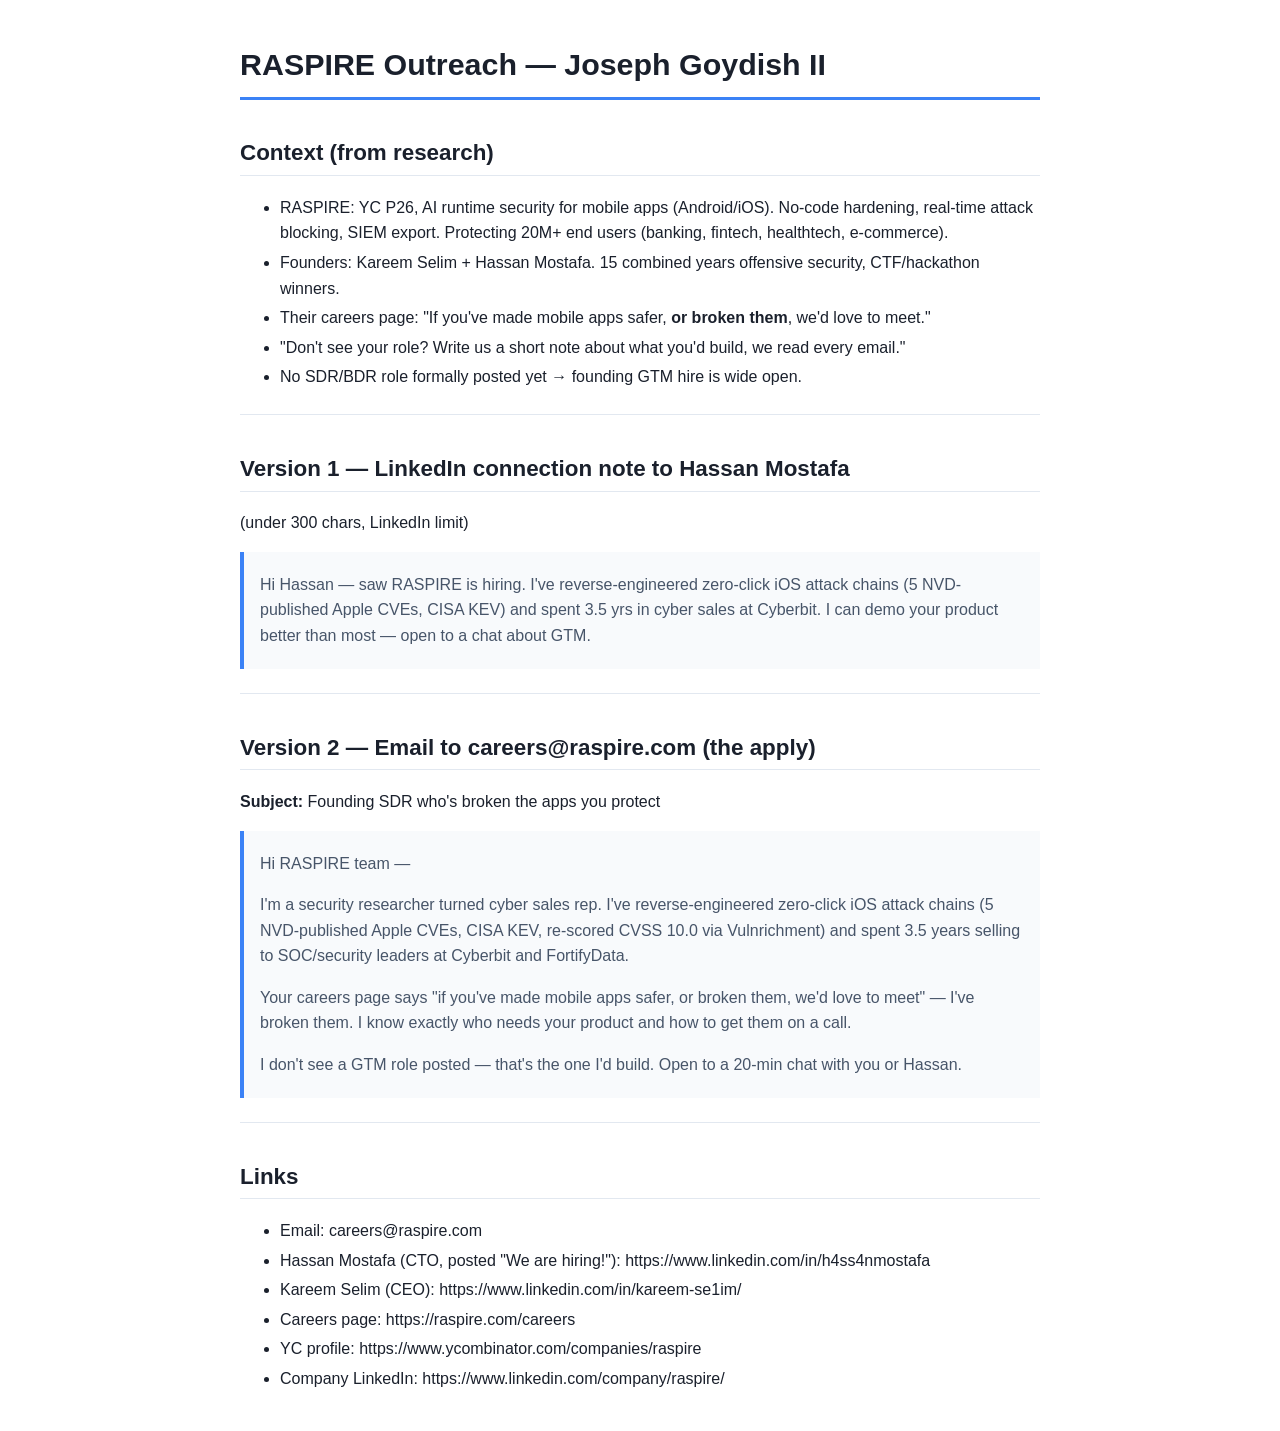
<file: docs/outreach_raspire.html>
<!DOCTYPE html><html><head><meta charset='utf-8'>
<style>
body { font-family: -apple-system, 'Segoe UI', Roboto, Helvetica, Arial, sans-serif;
       max-width: 800px; margin: 40px auto; padding: 0 24px; color: #1a202c; line-height: 1.6; }
h1 { font-size: 1.9em; border-bottom: 3px solid #3b82f6; padding-bottom: 8px; }
h2 { font-size: 1.4em; margin-top: 1.6em; border-bottom: 1px solid #e2e8f0; padding-bottom: 4px; }
h3 { font-size: 1.15em; margin-top: 1.2em; }
code { background: #f1f5f9; padding: 2px 6px; border-radius: 4px; font-size: 0.9em; }
pre { background: #f8fafc; border: 1px solid #e2e8f0; padding: 12px; border-radius: 8px; overflow-x: auto; }
table { border-collapse: collapse; width: 100%; margin: 12px 0; }
th, td { border: 1px solid #e2e8f0; padding: 8px 10px; text-align: left; font-size: 0.92em; }
th { background: #f1f5f9; }
blockquote { border-left: 4px solid #3b82f6; margin: 12px 0; padding: 4px 16px; background: #f8fafc; color: #475569; }
hr { border: none; border-top: 1px solid #e2e8f0; margin: 24px 0; }
li { margin: 4px 0; }
</style>
</head><body><h1>RASPIRE Outreach — Joseph Goydish II</h1>
<h2>Context (from research)</h2>
<ul>
<li>RASPIRE: YC P26, AI runtime security for mobile apps (Android/iOS). No-code hardening, real-time attack blocking, SIEM export. Protecting 20M+ end users (banking, fintech, healthtech, e-commerce).</li>
<li>Founders: Kareem Selim + Hassan Mostafa. 15 combined years offensive security, CTF/hackathon winners.</li>
<li>Their careers page: "If you've made mobile apps safer, <strong>or broken them</strong>, we'd love to meet."</li>
<li>"Don't see your role? Write us a short note about what you'd build, we read every email."</li>
<li>No SDR/BDR role formally posted yet → founding GTM hire is wide open.</li>
</ul>
<hr />
<h2>Version 1 — LinkedIn connection note to Hassan Mostafa</h2>
<p>(under 300 chars, LinkedIn limit)</p>
<blockquote>
<p>Hi Hassan — saw RASPIRE is hiring. I've reverse-engineered zero-click iOS attack chains (5 NVD-published Apple CVEs, CISA KEV) and spent 3.5 yrs in cyber sales at Cyberbit. I can demo your product better than most — open to a chat about GTM.</p>
</blockquote>
<hr />
<h2>Version 2 — Email to careers@raspire.com (the apply)</h2>
<p><strong>Subject:</strong> Founding SDR who's broken the apps you protect</p>
<blockquote>
<p>Hi RASPIRE team —</p>
<p>I'm a security researcher turned cyber sales rep. I've reverse-engineered zero-click iOS attack chains (5 NVD-published Apple CVEs, CISA KEV, re-scored CVSS 10.0 via Vulnrichment) and spent 3.5 years selling to SOC/security leaders at Cyberbit and FortifyData.</p>
<p>Your careers page says "if you've made mobile apps safer, or broken them, we'd love to meet" — I've broken them. I know exactly who needs your product and how to get them on a call.</p>
<p>I don't see a GTM role posted — that's the one I'd build. Open to a 20-min chat with you or Hassan.</p>
</blockquote>
<hr />
<h2>Links</h2>
<ul>
<li>Email: careers@raspire.com</li>
<li>Hassan Mostafa (CTO, posted "We are hiring!"): https://www.linkedin.com/in/h4ss4nmostafa</li>
<li>Kareem Selim (CEO): https://www.linkedin.com/in/kareem-se1im/</li>
<li>Careers page: https://raspire.com/careers</li>
<li>YC profile: https://www.ycombinator.com/companies/raspire</li>
<li>Company LinkedIn: https://www.linkedin.com/company/raspire/</li>
</ul></body></html>
</file>
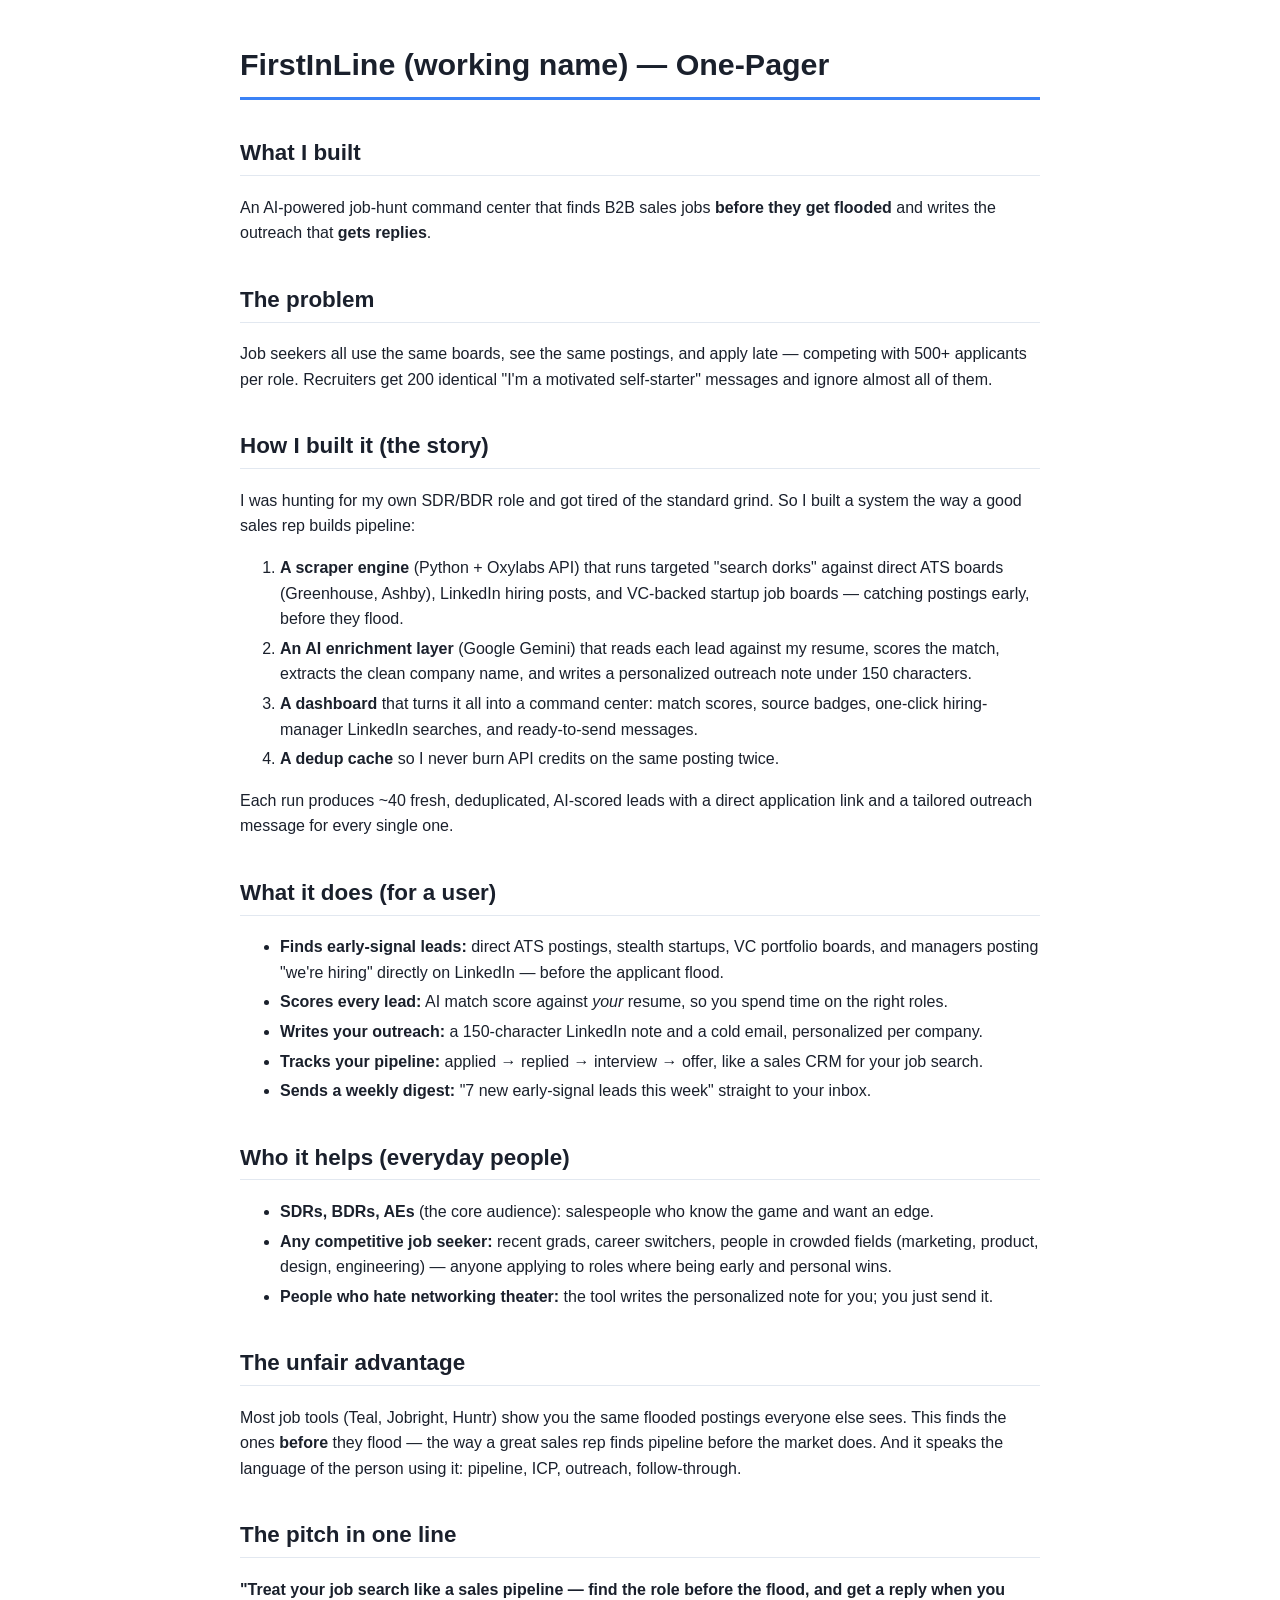
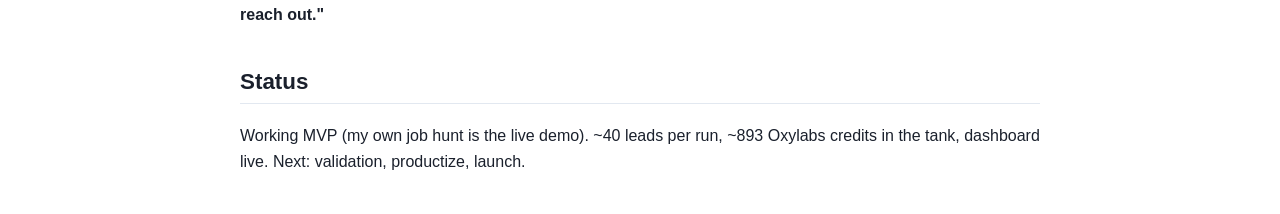
<file: docs/product_onepager.html>
<!DOCTYPE html><html><head><meta charset='utf-8'>
<style>
body { font-family: -apple-system, 'Segoe UI', Roboto, Helvetica, Arial, sans-serif;
       max-width: 800px; margin: 40px auto; padding: 0 24px; color: #1a202c; line-height: 1.6; }
h1 { font-size: 1.9em; border-bottom: 3px solid #3b82f6; padding-bottom: 8px; }
h2 { font-size: 1.4em; margin-top: 1.6em; border-bottom: 1px solid #e2e8f0; padding-bottom: 4px; }
h3 { font-size: 1.15em; margin-top: 1.2em; }
code { background: #f1f5f9; padding: 2px 6px; border-radius: 4px; font-size: 0.9em; }
pre { background: #f8fafc; border: 1px solid #e2e8f0; padding: 12px; border-radius: 8px; overflow-x: auto; }
table { border-collapse: collapse; width: 100%; margin: 12px 0; }
th, td { border: 1px solid #e2e8f0; padding: 8px 10px; text-align: left; font-size: 0.92em; }
th { background: #f1f5f9; }
blockquote { border-left: 4px solid #3b82f6; margin: 12px 0; padding: 4px 16px; background: #f8fafc; color: #475569; }
hr { border: none; border-top: 1px solid #e2e8f0; margin: 24px 0; }
li { margin: 4px 0; }
</style>
</head><body><h1>FirstInLine (working name) — One-Pager</h1>
<h2>What I built</h2>
<p>An AI-powered job-hunt command center that finds B2B sales jobs <strong>before they get flooded</strong> and writes the outreach that <strong>gets replies</strong>.</p>
<h2>The problem</h2>
<p>Job seekers all use the same boards, see the same postings, and apply late — competing with 500+ applicants per role. Recruiters get 200 identical "I'm a motivated self-starter" messages and ignore almost all of them.</p>
<h2>How I built it (the story)</h2>
<p>I was hunting for my own SDR/BDR role and got tired of the standard grind. So I built a system the way a good sales rep builds pipeline:</p>
<ol>
<li><strong>A scraper engine</strong> (Python + Oxylabs API) that runs targeted "search dorks" against direct ATS boards (Greenhouse, Ashby), LinkedIn hiring posts, and VC-backed startup job boards — catching postings early, before they flood.</li>
<li><strong>An AI enrichment layer</strong> (Google Gemini) that reads each lead against my resume, scores the match, extracts the clean company name, and writes a personalized outreach note under 150 characters.</li>
<li><strong>A dashboard</strong> that turns it all into a command center: match scores, source badges, one-click hiring-manager LinkedIn searches, and ready-to-send messages.</li>
<li><strong>A dedup cache</strong> so I never burn API credits on the same posting twice.</li>
</ol>
<p>Each run produces ~40 fresh, deduplicated, AI-scored leads with a direct application link and a tailored outreach message for every single one.</p>
<h2>What it does (for a user)</h2>
<ul>
<li><strong>Finds early-signal leads:</strong> direct ATS postings, stealth startups, VC portfolio boards, and managers posting "we're hiring" directly on LinkedIn — before the applicant flood.</li>
<li><strong>Scores every lead:</strong> AI match score against <em>your</em> resume, so you spend time on the right roles.</li>
<li><strong>Writes your outreach:</strong> a 150-character LinkedIn note and a cold email, personalized per company.</li>
<li><strong>Tracks your pipeline:</strong> applied → replied → interview → offer, like a sales CRM for your job search.</li>
<li><strong>Sends a weekly digest:</strong> "7 new early-signal leads this week" straight to your inbox.</li>
</ul>
<h2>Who it helps (everyday people)</h2>
<ul>
<li><strong>SDRs, BDRs, AEs</strong> (the core audience): salespeople who know the game and want an edge.</li>
<li><strong>Any competitive job seeker:</strong> recent grads, career switchers, people in crowded fields (marketing, product, design, engineering) — anyone applying to roles where being early and personal wins.</li>
<li><strong>People who hate networking theater:</strong> the tool writes the personalized note for you; you just send it.</li>
</ul>
<h2>The unfair advantage</h2>
<p>Most job tools (Teal, Jobright, Huntr) show you the same flooded postings everyone else sees. This finds the ones <strong>before</strong> they flood — the way a great sales rep finds pipeline before the market does. And it speaks the language of the person using it: pipeline, ICP, outreach, follow-through.</p>
<h2>The pitch in one line</h2>
<p><strong>"Treat your job search like a sales pipeline — find the role before the flood, and get a reply when you reach out."</strong></p>
<h2>Status</h2>
<p>Working MVP (my own job hunt is the live demo). ~40 leads per run, ~893 Oxylabs credits in the tank, dashboard live. Next: validation, productize, launch.</p></body></html>
</file>
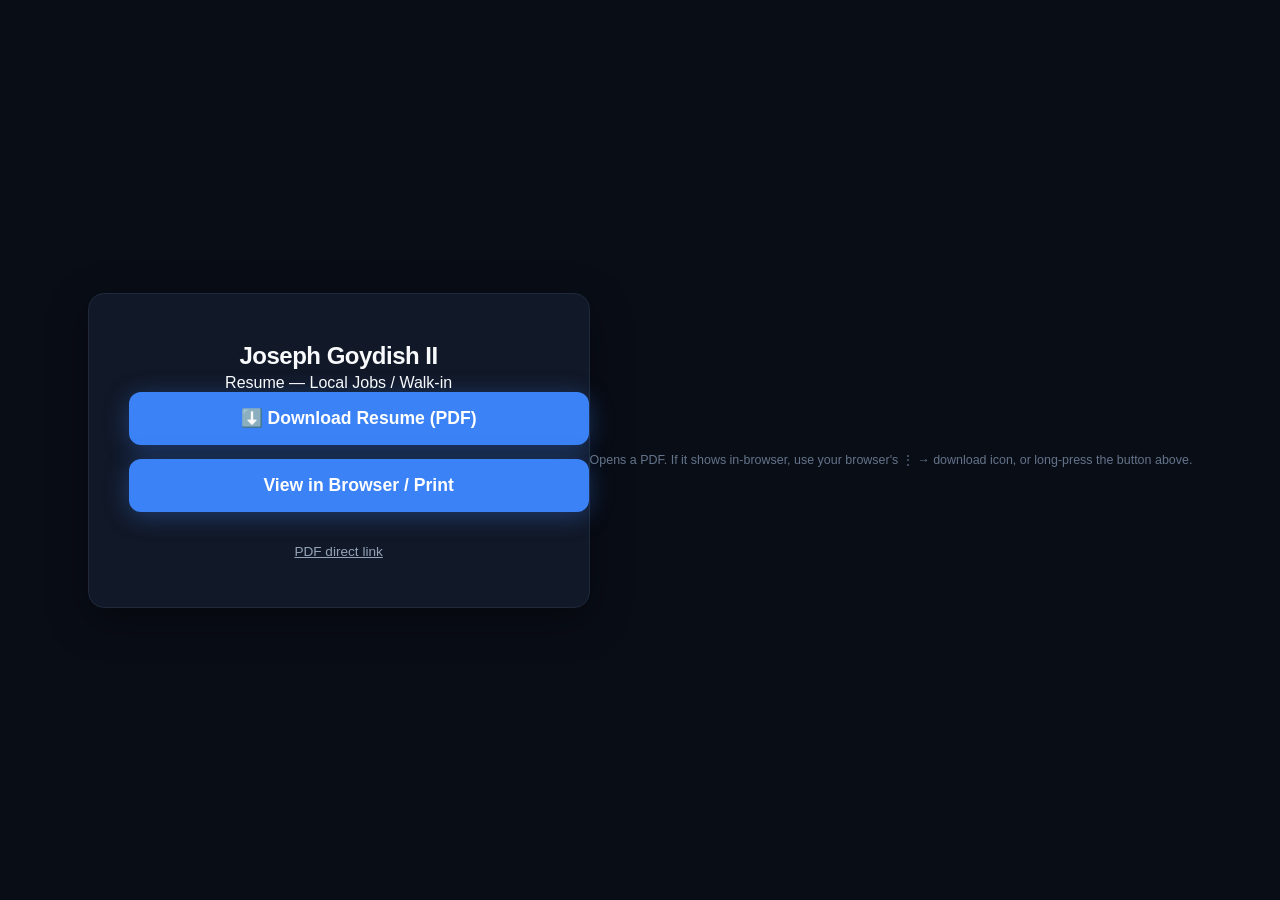
<file: docs/resume_download.html>
<!DOCTYPE html>
<html lang="en">
<head>
<meta charset="UTF-8">
<meta name="viewport" content="width=device-width, initial-scale=1.0">
<title>Download Resume — Joseph Goydish II</title>
<style>
  body { font-family: -apple-system, 'Segoe UI', Roboto, Helvetica, Arial, sans-serif; background: #090d16; color: #f8fafc; margin: 0; min-height: 100vh; display: flex; align-items: center; justify-content: center; }
  .card { background: #111827; border: 1px solid #1e293b; border-radius: 16px; padding: 48px 40px; max-width: 420px; width: 92%; text-align: center; box-shadow: 0 12px 40px rgba(0,0,0,.4); }
  .name { font-size: 1.5rem; font-weight: 800; letter-spacing: -.5px; margin-bottom: 4px; }
  .tag { color: #94a3b8; font-size: .95rem; margin-bottom: 28px; }
  .btn { display: block; width: 100%; background: #3b82f6; color: #fff; text-decoration: none; font-size: 1.1rem; font-weight: 700; padding: 16px 20px; border-radius: 12px; box-shadow: 0 4px 24px rgba(59,130,246,.35); transition: transform .12s, box-shadow .12s; margin-bottom: 14px; }
  .btn:hover { transform: translateY(-1px); box-shadow: 0 8px 32px rgba(59,130,246,.5); }
  .btn-alt { display: block; color: #94a3b8; font-size: .85rem; text-decoration: underline; }
  .note { margin-top: 20px; color: #64748b; font-size: .78rem; line-height: 1.5; }
</style>
</head>
<body>
  <div class="card">
    <div class="name">Joseph Goydish II</div>
    <div class="tagline">Resume — Local Jobs / Walk-in</div>
    <a class="btn" href="/docs/resume_local.pdf" download="Joseph_Goydish_Resume_Local.pdf">⬇️ Download Resume (PDF)</a>
    <a class="btn" href="/docs/resume_local.html">View in Browser / Print</a>
    <br>
    <a class="btn-alt" href="/docs/resume_local.pdf">PDF direct link</a>
  </div>
  <div class="note">Opens a PDF. If it shows in-browser, use your browser's ⋮ → download icon, or long-press the button above.</div>
</body>
</html>
</parameter>
</file>
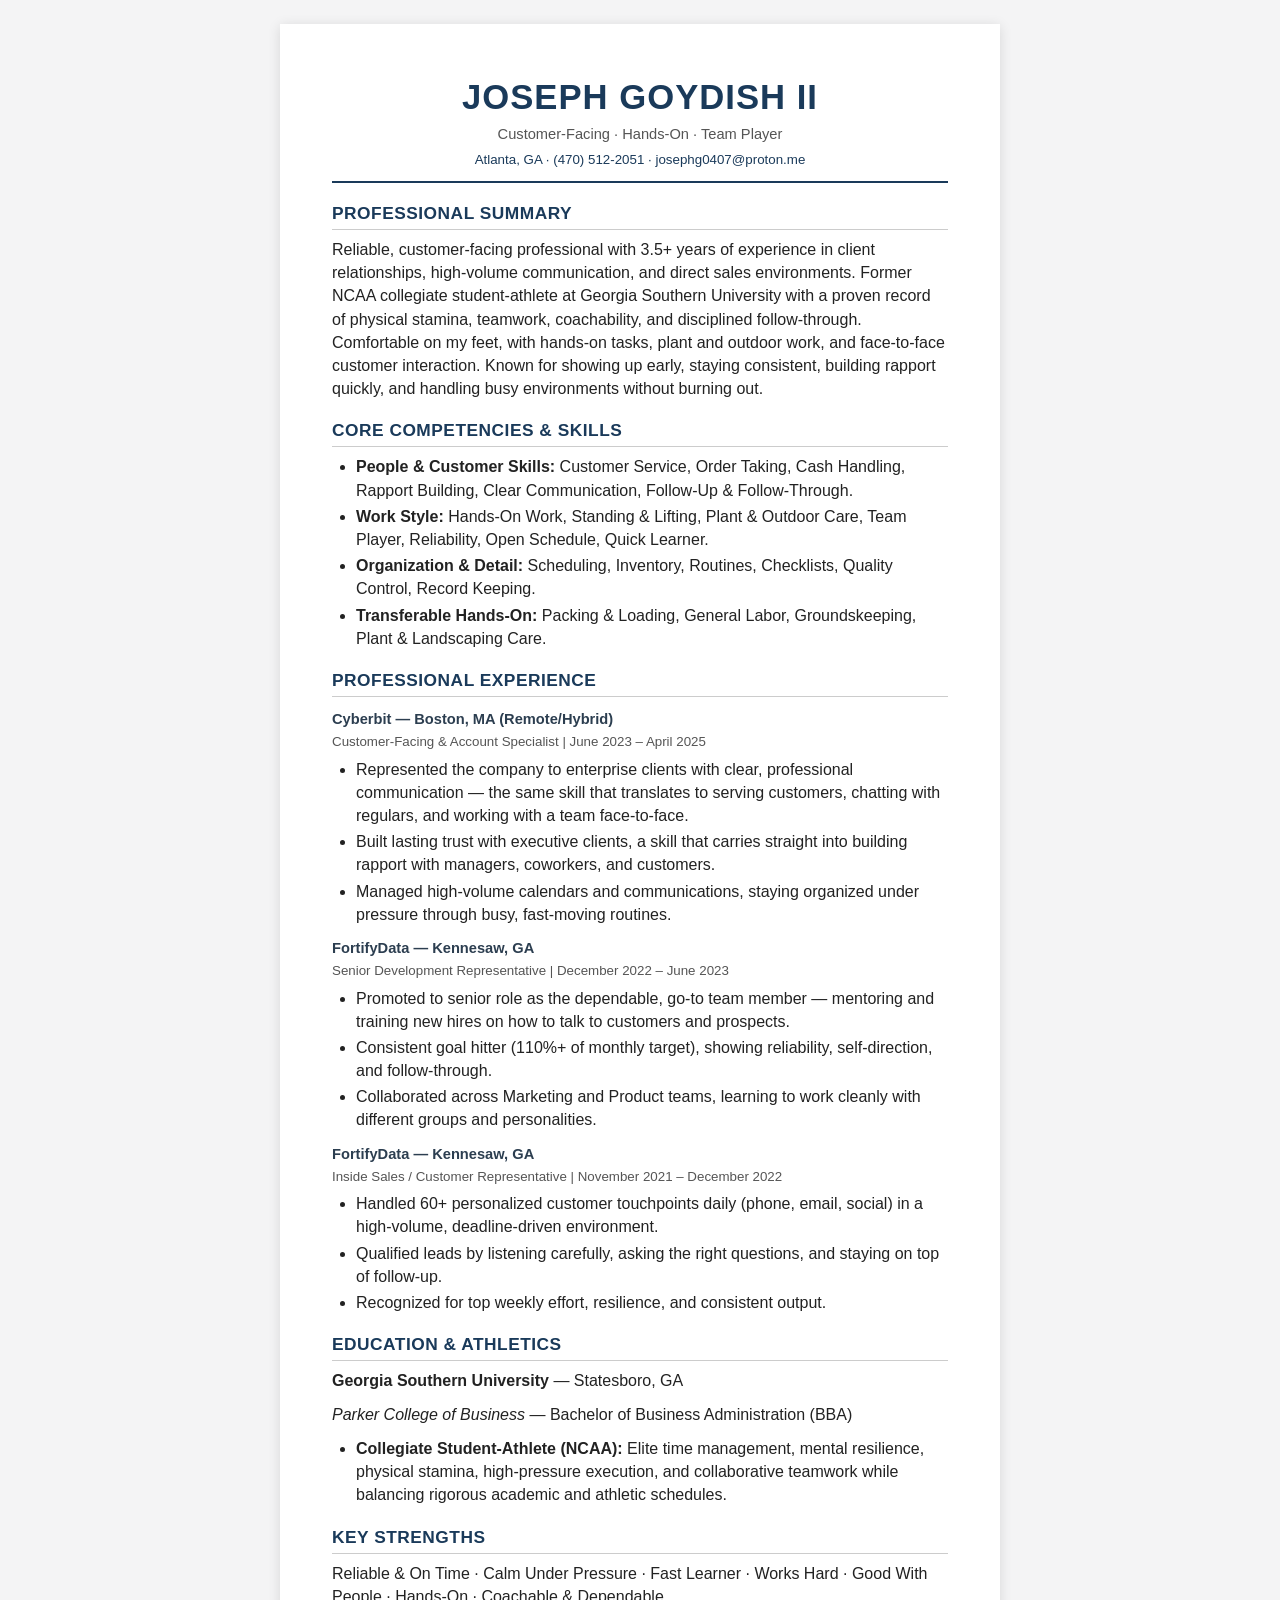
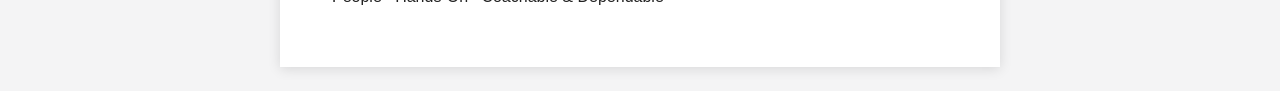
<file: docs/resume_local.html>
<!DOCTYPE html>
<html lang="en">
<head>
<meta charset="UTF-8">
<meta name="viewport" content="width=device-width, initial-scale=1.0">
<title>Joseph Goydish II — Resume (Local Jobs)</title>
<style>
  :root { --ink:#222; --accent:#1a3a5a; --muted:#555; }
  * { box-sizing: border-box; }
  body { font-family: Helvetica, Arial, sans-serif; color: var(--ink); line-height: 1.45; margin: 0; padding: 0; background: #f4f4f5; }
  .page { max-width: 7.5in; margin: 24px auto; background: #fff; padding: 48px 52px; box-shadow: 0 2px 12px rgba(0,0,0,.12); }
  h1 { font-size: 26pt; text-align: center; text-transform: uppercase; letter-spacing: 1px; margin: 0 0 2px; color: var(--accent); }
  .tagline { text-align: center; font-size: 11pt; color: var(--muted); margin-bottom: 4px; }
  .contact { text-align: center; font-size: 10pt; color: var(--accent); border-bottom: 2px solid var(--accent); padding-bottom: 12px; margin-bottom: 14px; }
  h3 { font-size: 13pt; color: var(--accent); text-transform: uppercase; letter-spacing: .5px; border-bottom: 1px solid #ccc; margin: 18px 0 8px; padding-bottom: 3px; }
  h4 { font-size: 11pt; margin: 12px 0 2px; color: #2c3e50; }
  .role { font-size: 10pt; color: var(--muted); margin-bottom: 6px; }
  ul { margin: 4px 0 10px; padding-left: 18pt; }
  li { margin-bottom: 3px; }
  p { margin: 0 0 8pt; }
  @media print { body { background:#fff; } .page { box-shadow:none; margin:0; max-width:none; padding: .4in; } }
</style>
</head>
<body>
<main class="page">
<h1>Joseph Goydish II</h1>
<div class="tagline">Customer-Facing · Hands-On · Team Player</div>
<div class="contact">Atlanta, GA · (470) 512-2051 · josephg0407@proton.me</div>

<h3>Professional Summary</h3>
<p>Reliable, customer-facing professional with 3.5+ years of experience in client relationships, high-volume communication, and direct sales environments. Former NCAA collegiate student-athlete at Georgia Southern University with a proven record of physical stamina, teamwork, coachability, and disciplined follow-through. Comfortable on my feet, with hands-on tasks, plant and outdoor work, and face-to-face customer interaction. Known for showing up early, staying consistent, building rapport quickly, and handling busy environments without burning out.</p>

<h3>Core Competencies &amp; Skills</h3>
<ul>
  <li><strong>People &amp; Customer Skills:</strong> Customer Service, Order Taking, Cash Handling, Rapport Building, Clear Communication, Follow-Up &amp; Follow-Through.</li>
  <li><strong>Work Style:</strong> Hands-On Work, Standing &amp; Lifting, Plant &amp; Outdoor Care, Team Player, Reliability, Open Schedule, Quick Learner.</li>
  <li><strong>Organization &amp; Detail:</strong> Scheduling, Inventory, Routines, Checklists, Quality Control, Record Keeping.</li>
  <li><strong>Transferable Hands-On:</strong> Packing &amp; Loading, General Labor, Groundskeeping, Plant &amp; Landscaping Care.</li>
</ul>

<h3>Professional Experience</h3>
<h4>Cyberbit — Boston, MA (Remote/Hybrid)</h4>
<div class="role">Customer-Facing &amp; Account Specialist | June 2023 – April 2025</div>
<ul>
  <li>Represented the company to enterprise clients with clear, professional communication — the same skill that translates to serving customers, chatting with regulars, and working with a team face-to-face.</li>
  <li>Built lasting trust with executive clients, a skill that carries straight into building rapport with managers, coworkers, and customers.</li>
  <li>Managed high-volume calendars and communications, staying organized under pressure through busy, fast-moving routines.</li>
</ul>

<h4>FortifyData — Kennesaw, GA</h4>
<div class="role">Senior Development Representative | December 2022 – June 2023</div>
<ul>
  <li>Promoted to senior role as the dependable, go-to team member — mentoring and training new hires on how to talk to customers and prospects.</li>
  <li>Consistent goal hitter (110%+ of monthly target), showing reliability, self-direction, and follow-through.</li>
  <li>Collaborated across Marketing and Product teams, learning to work cleanly with different groups and personalities.</li>
</ul>

<h4>FortifyData — Kennesaw, GA</h4>
<div class="role">Inside Sales / Customer Representative | November 2021 – December 2022</div>
<ul>
  <li>Handled 60+ personalized customer touchpoints daily (phone, email, social) in a high-volume, deadline-driven environment.</li>
  <li>Qualified leads by listening carefully, asking the right questions, and staying on top of follow-up.</li>
  <li>Recognized for top weekly effort, resilience, and consistent output.</li>
</ul>

<h3>Education &amp; Athletics</h3>
<p><strong>Georgia Southern University</strong> — Statesboro, GA</p>
<p><em>Parker College of Business</em> — Bachelor of Business Administration (BBA)</p>
<ul>
  <li><strong>Collegiate Student-Athlete (NCAA):</strong> Elite time management, mental resilience, physical stamina, high-pressure execution, and collaborative teamwork while balancing rigorous academic and athletic schedules.</li>
</ul>

<h3>Key Strengths</h3>
<p>Reliable &amp; On Time · Calm Under Pressure · Fast Learner · Works Hard · Good With People · Hands-On · Coachable &amp; Dependable</p>
</main>
</body>
</html>
</file>
<file: style.css>
:root {
    --bg: #090d16; --bg2: #0b1120; --card: #111827; --border: #1e293b;
    --primary: #3b82f6; --glow: rgba(59,130,246,.25); --accent: #10b981;
    --text: #f8fafc; --muted: #94a3b8; --gold: #f59e0b; --red: #ef4444;
  }
  * { margin: 0; padding: 0; box-sizing: border-box; }
  html { scroll-behavior: smooth; }
  body { background: var(--bg); color: var(--text); font-family: -apple-system, 'Segoe UI', Roboto, Helvetica, Arial, sans-serif; line-height: 1.6; -webkit-font-smoothing: antialiased; }
  a { color: var(--primary); text-decoration: none; }
  .wrap { max-width: 1100px; margin: 0 auto; padding: 0 24px; }

  nav { position: sticky; top: 0; z-index: 50; background: rgba(9,13,22,.86); backdrop-filter: blur(12px); border-bottom: 1px solid var(--border); }
  .nav-inner { display: flex; justify-content: space-between; align-items: center; padding: 14px 24px; max-width: 1100px; margin: 0 auto; }
  .logo { font-weight: 800; font-size: 1.22rem; letter-spacing: -.5px; }
  .logo span { color: var(--primary); }
  .nav-links { display: flex; align-items: center; gap: 22px; }
  .nav-links a { color: var(--muted); font-size: .92rem; }
  .nav-links a:hover { color: var(--text); }

  .hero { padding: 76px 24px 56px; text-align: center; position: relative; overflow: hidden; }
  .hero::before { content: ''; position: absolute; top: -220px; left: 50%; transform: translateX(-50%); width: 900px; height: 520px; background: radial-gradient(ellipse, rgba(59,130,246,.18), transparent 60%); pointer-events: none; }
  .badge { display: inline-flex; align-items: center; gap: 8px; background: rgba(59,130,246,.12); border: 1px solid rgba(59,130,246,.35); color: var(--primary); padding: 6px 16px; border-radius: 999px; font-size: .8rem; font-weight: 600; letter-spacing: .4px; text-transform: uppercase; margin-bottom: 26px; }
  .badge .dot { width: 7px; height: 7px; border-radius: 50%; background: var(--accent); animation: pulse 1.6s infinite; }
  @keyframes pulse { 0%,100% { opacity: 1; } 50% { opacity: .3; } }
  h1 { font-size: clamp(2.3rem, 5.5vw, 3.6rem); font-weight: 800; letter-spacing: -1.5px; line-height: 1.12; }
  h1 .grad { background: linear-gradient(90deg, #3b82f6, #10b981); -webkit-background-clip: text; background-clip: text; color: transparent; }
  .sub { color: var(--muted); font-size: 1.16rem; max-width: 640px; margin: 20px auto 30px; }
  .cta-row { display: flex; gap: 14px; justify-content: center; flex-wrap: wrap; }
  .btn { display: inline-block; padding: 13px 28px; border-radius: 10px; font-weight: 700; font-size: 1rem; transition: all .15s; cursor: pointer; border: none; }
  .btn-primary { background: var(--primary); color: #fff; box-shadow: 0 4px 24px var(--glow); }
  .btn-primary:hover { transform: translateY(-1px); box-shadow: 0 8px 36px var(--glow); }
  .btn-ghost { border: 1px solid var(--border); color: var(--text); background: transparent; }
  .btn-ghost:hover { border-color: var(--muted); }
  .btn-sm { padding: 8px 14px; font-size: .85rem; }
  .hero-note { color: var(--muted); font-size: .82rem; margin-top: 14px; }

  .live-stats { max-width: 760px; margin: 44px auto 0; display: grid; grid-template-columns: repeat(auto-fit,minmax(130px,1fr)); gap: 14px; }
  .hero-mini { background: var(--card); border: 1px solid var(--border); border-radius: 12px; padding: 18px; }
  .hero-mini b { display: block; font-size: 1.7rem; font-weight: 800; color: var(--primary); }
  .hero-mini span { color: var(--muted); font-size: .82rem; }

  section { padding: 72px 24px; }
  .sec-label { color: var(--primary); font-size: .8rem; font-weight: 700; text-transform: uppercase; letter-spacing: 1.2px; text-align: center; margin-bottom: 12px; }
  h2 { text-align: center; font-size: clamp(1.7rem, 3.2vw, 2.3rem); font-weight: 800; letter-spacing: -.8px; margin-bottom: 16px; }
  .sec-sub { text-align: center; color: var(--muted); max-width: 620px; margin: 0 auto 44px; font-size: 1.05rem; }

  .problem-grid { display: grid; grid-template-columns: repeat(auto-fit, minmax(240px, 1fr)); gap: 18px; }
  .prob { background: var(--card); border: 1px solid var(--border); border-radius: 14px; padding: 24px; }
  .prob .x { color: var(--red); font-weight: 800; font-size: 1.1rem; }
  .prob h3 { font-size: 1rem; margin: 8px 0 6px; }
  .prob p { color: var(--muted); font-size: .9rem; }

  .steps { display: grid; grid-template-columns: repeat(auto-fit, minmax(280px, 1fr)); gap: 20px; }
  .step { background: var(--card); border: 1px solid var(--border); border-radius: 14px; padding: 30px; }
  .step-num { width: 38px; height: 38px; border-radius: 10px; background: rgba(59,130,246,.15); color: var(--primary); font-weight: 800; display: flex; align-items: center; justify-content: center; margin-bottom: 16px; font-size: 1.05rem; }
  .step h3 { font-size: 1.1rem; margin-bottom: 8px; }
  .step p { color: var(--muted); font-size: .95rem; }

  .features { display: grid; grid-template-columns: repeat(auto-fit, minmax(320px, 1fr)); gap: 18px; }
  .feat { background: var(--card); border: 1px solid var(--border); border-radius: 14px; padding: 26px; transition: border-color .15s; }
  .feat:hover { border-color: rgba(59,130,246,.5); }
  .feat h3 { font-size: 1.05rem; margin-bottom: 8px; }
  .feat p { color: var(--muted); font-size: .93rem; }

  .app { background: var(--bg2); border-top: 1px solid var(--border); border-bottom: 1px solid var(--border); }
  .app-head h2 { text-align: center; }
  .app-sub { text-align: center; color: var(--muted); margin-bottom: 20px; }
  .app-notice { background: rgba(59,130,246,.08); border: 1px dashed rgba(59,130,246,.4); color: var(--muted); padding: 12px 16px; border-radius: 10px; font-size: .85rem; margin-bottom: 20px; }
  .stats-row { display: grid; grid-template-columns: repeat(auto-fit, minmax(150px, 1fr)); gap: 14px; margin-bottom: 22px; }
  .stat-card { background: var(--card); border: 1px solid var(--border); border-radius: 12px; padding: 18px; text-align: center; }
  .stat-card b { display: block; font-size: 1.7rem; font-weight: 800; }
  .stat-card span { color: var(--muted); font-size: .8rem; }
  .stat-card .s-new { color: var(--primary); } .stat-card .s-applied { color: var(--gold); } .stat-card .s-replied { color: var(--accent); } .stat-card .s-interview { color: #a78bfa; } .stat-card .s-offer { color: var(--accent); }
  .app-controls { display: flex; gap: 10px; flex-wrap: wrap; margin-bottom: 18px; align-items: center; }
  .app-controls .search { flex: 1; min-width: 200px; background: var(--bg); border: 1px solid var(--border); color: var(--text); padding: 10px 14px; border-radius: 8px; font-size: .92rem; }
  .app-controls .search:focus { outline: none; border-color: var(--primary); }
  .chip { background: var(--bg); border: 1px solid var(--border); color: var(--muted); padding: 9px 14px; border-radius: 999px; font-size: .85rem; cursor: pointer; }
  .chip.active { border-color: var(--primary); color: var(--primary); font-weight: 600; }
  .role-controls { margin-top: 8px; gap: 6px; align-items: center; }
  .role-label { font-size: .8rem; color: var(--muted); text-transform: uppercase; letter-spacing: .05em; }
  .role-chip { padding: 6px 12px; font-size: .78rem; }
  .sort-controls { margin-bottom: 8px; }
  .sort-select { background: var(--bg); border: 1px solid var(--border); color: var(--text); padding: 8px 12px; border-radius: 8px; font-size: .85rem; cursor: pointer; }
  .sort-select:focus { outline: none; border-color: var(--primary); }
  .role-badge { display: inline-block; margin-left: 6px; padding: 2px 8px; border-radius: 999px; font-size: .68rem; font-weight: 700; border: 1px solid; vertical-align: middle; }
  .lead { display: flex; align-items: flex-start; gap: 16px; padding: 18px; border: 1px solid var(--border); border-radius: 14px; margin-bottom: 12px; background: var(--card); transition: border-color .15s; }
  .lead:hover { border-color: rgba(59,130,246,.45); }
  .lead .score { min-width: 52px; height: 52px; border-radius: 12px; display: flex; align-items: center; justify-content: center; font-weight: 800; font-size: 1.1rem; flex-shrink: 0; }
  .score.hi { background: rgba(16,185,129,.15); color: var(--accent); }
  .score.mid { background: rgba(245,158,11,.15); color: var(--gold); }
  .score.low { background: rgba(148,163,184,.13); color: var(--muted); }
  .lead .info { flex: 1; min-width: 0; }
  .co-row { display: flex; align-items: center; gap: 8px; flex-wrap: wrap; }
  .lead .info b { font-size: 1rem; }
  .lead .info .role { font-size: .86rem; color: var(--text); opacity: .8; margin-top: 1px; }
  .lead .info .why { font-size: .82rem; color: var(--muted); margin-top: 4px; }
  .lead .info .details { display: flex; gap: 6px; flex-wrap: wrap; margin-top: 8px; }
  .dchip { font-size: .72rem; color: var(--muted); background: var(--bg); border: 1px solid var(--border); border-radius: 999px; padding: 3px 10px; white-space: nowrap; }
  .dchip b { color: var(--text); font-weight: 600; }
  .tag { font-size: .66rem; font-weight: 700; text-transform: uppercase; letter-spacing: .4px; padding: 3px 8px; border-radius: 6px; white-space: nowrap; }
  .tag.gh { background: rgba(59,130,246,.15); color: var(--primary); }
  .tag.ash { background: rgba(139,92,246,.15); color: #a78bfa; }
  .tag.li { background: rgba(14,165,233,.15); color: #38bdf8; }
  .tag.md { background: rgba(148,163,184,.15); color: var(--muted); }
  .stat-label { font-size: .7rem; text-transform: uppercase; letter-spacing: .5px; padding: 3px 9px; border-radius: 6px; font-weight: 700; }
  .st.new { background: rgba(59,130,246,.15); color: var(--primary); }
  .st.applied { background: rgba(245,158,11,.15); color: var(--gold); }
  .st.replied { background: rgba(16,185,129,.15); color: var(--accent); }
  .st.interview { background: rgba(167,139,250,.15); color: #a78bfa; }
  .st-offer { background: rgba(16,185,129,.25); color: var(--accent); }
  .lead-meta { display: flex; gap: 6px; margin-top: 6px; flex-wrap: wrap; align-items: center; }
  .note { margin-top: 8px; font-size: .8rem; color: var(--muted); background: var(--bg); border: 1px solid var(--border); border-radius: 8px; padding: 8px 10px; font-style: italic; }
  .lead .actions { display: flex; flex-direction: column; gap: 8px; align-items: flex-end; flex-shrink: 0; }
  .lead-links { display: flex; gap: 5px; flex-wrap: wrap; justify-content: flex-end; }
  .lead-links a, .lead-links button { font-size: .72rem; padding: 5px 10px; border-radius: 6px; border: 1px solid var(--border); background: var(--bg); color: var(--muted); cursor: pointer; }
  .lead-links a:hover, .lead-links button:hover { border-color: var(--primary); color: var(--text); }
  .st-actions { display: flex; gap: 5px; flex-wrap: wrap; justify-content: flex-end; }
  .st-actions button { font-size: .72rem; padding: 4px 9px; border-radius: 6px; border: 1px solid var(--border); background: var(--bg); color: var(--muted); cursor: pointer; }
  .st-actions button.on { border-color: var(--accent); color: var(--accent); }
  .empty { text-align: center; color: var(--muted); padding: 40px 0; }

  .case { display: grid; grid-template-columns: repeat(auto-fit, minmax(300px, 1fr)); gap: 18px; }
  .case-card { background: var(--card); border: 1px solid var(--border); border-radius: 14px; padding: 26px; }
  .case-card .badge2 { display: inline-block; font-size: .68rem; font-weight: 700; text-transform: uppercase; letter-spacing: .5px; padding: 3px 10px; border-radius: 6px; margin-bottom: 12px; }
  .case-card .b-green { background: rgba(16,185,129,.15); color: var(--accent); }
  .case-card .b-blue { background: rgba(59,130,246,.15); color: var(--primary); }
  .case-card .b-gold { background: rgba(245,158,11,.15); color: var(--gold); }
  .case-card h3 { font-size: 1.1rem; margin-bottom: 8px; }
  .case-card p { color: var(--muted); font-size: .92rem; }
  .case-card .move { margin-top: 12px; font-size: .85rem; color: var(--text); background: var(--bg); border: 1px solid var(--border); border-radius: 8px; padding: 10px 12px; }
  .case-card .move b { color: var(--accent); }

  .pricing { display: grid; grid-template-columns: repeat(auto-fit, minmax(280px, 1fr)); gap: 20px; max-width: 760px; margin: 0 auto; }
  .plan { background: var(--card); border: 1px solid var(--border); border-radius: 14px; padding: 32px; }
  .plan.pop { border-color: var(--primary); box-shadow: 0 0 50px var(--glow); position: relative; }
  .plan.pop .tag { position: absolute; top: -13px; left: 50%; transform: translateX(-50%); background: var(--primary); color: #fff; font-size: .72rem; font-weight: 700; padding: 5px 16px; border-radius: 999px; letter-spacing: .5px; text-transform: uppercase; white-space: nowrap; }
  .plan h3 { font-size: 1.1rem; }
  .plan .price { font-size: 2.4rem; font-weight: 800; margin: 12px 0 4px; }
  .plan .price small { font-size: .9rem; color: var(--muted); font-weight: 400; }
  .plan .perk { color: var(--muted); font-size: .85rem; margin-bottom: 18px; }
  .plan ul { list-style: none; margin: 0 0 24px; }
  .plan li { color: var(--muted); font-size: .93rem; padding: 7px 0; border-bottom: 1px solid rgba(30,41,59,.6); }
  .plan li:last-child { border-bottom: none; }
  .plan li b { color: var(--text); }
  .plan .btn { width: 100%; text-align: center; display: block; }

  .faq { max-width: 720px; margin: 0 auto; }
  details { background: var(--card); border: 1px solid var(--border); border-radius: 12px; padding: 18px 22px; margin-bottom: 12px; }
  summary { cursor: pointer; font-weight: 600; font-size: 1rem; list-style: none; display: flex; justify-content: space-between; align-items: center; }
  summary::after { content: '+'; color: var(--primary); font-size: 1.3rem; font-weight: 700; }
  details[open] summary::after { content: '−'; }
  details p { color: var(--muted); font-size: .93rem; margin-top: 10px; }

  .cta-box { text-align: center; background: linear-gradient(180deg, rgba(59,130,246,.1), transparent); border: 1px solid var(--border); border-radius: 20px; padding: 60px 32px; max-width: 780px; margin: 0 auto; }
  .cta-box h2 { margin-bottom: 12px; }
  .cta-box p { color: var(--muted); margin-bottom: 26px; }

  footer { border-top: 1px solid var(--border); padding: 34px 24px; text-align: center; color: var(--muted); font-size: .85rem; }
  footer a { color: var(--muted); }
  footer a:hover { color: var(--text); }
  footer .f-links { display: flex; gap: 20px; justify-content: center; margin-bottom: 12px; flex-wrap: wrap; }

  .toast { position: fixed; bottom: 24px; left: 50%; transform: translateX(-50%) translateY(90px); background: var(--primary); color: #fff; padding: 12px 24px; border-radius: 10px; font-weight: 600; font-size: .9rem; box-shadow: 0 8px 30px rgba(0,0,0,.4); transition: transform .3s; z-index: 99; }
  .toast.show { transform: translateX(-50%) translateY(0); }

  @media (max-width: 720px) {
    .nav-links a:not(.nav-cta) { display: none; }
    .lead { flex-wrap: wrap; }
    .lead .actions { width: 100%; align-items: flex-start; }
  }

  .tool-search { display: flex; gap: 10px; max-width: 640px; margin: 0 auto 14px; }
  .tool-options { display: flex; gap: 8px; flex-wrap: wrap; justify-content: center; margin-bottom: 20px; align-items: center; }
  .tool-stats { display: flex; gap: 14px; justify-content: center; margin-bottom: 20px; flex-wrap: wrap; }
  .tool-stat { background: var(--card); border: 1px solid var(--border); border-radius: 10px; padding: 12px 20px; text-align: center; }
  .tool-stat b { display: block; font-size: 1.3rem; color: var(--primary); }
  .tool-stat span { font-size: .75rem; color: var(--muted); }
  .results-wrap { max-width: 860px; margin: 0 auto; padding: 0 24px 60px; }
  .tlead { display: flex; align-items: flex-start; gap: 14px; padding: 16px; border: 1px solid var(--border); border-radius: 12px; margin-bottom: 10px; background: var(--card); }
  .tlead .info { flex: 1; min-width: 0; }
  .tlead .info b { font-size: .98rem; }
  .tlead .info .role { font-size: .85rem; color: var(--text); opacity: .8; }
  .tlead .info .meta { font-size: .78rem; color: var(--muted); margin-top: 4px; }
  .tlead a { font-size: .78rem; }
  .tool-search { display: flex; gap: 10px; max-width: 640px; margin: 0 auto 14px; }
  .tool-hero { padding: 64px 24px 40px; text-align: center; }
  .tool-hero h1 { font-size: clamp(1.9rem, 4.5vw, 2.8rem); font-weight: 800; letter-spacing: -1px; }
  .tool-hero p { color: var(--muted); max-width: 560px; margin: 14px auto 26px; }
</file>
